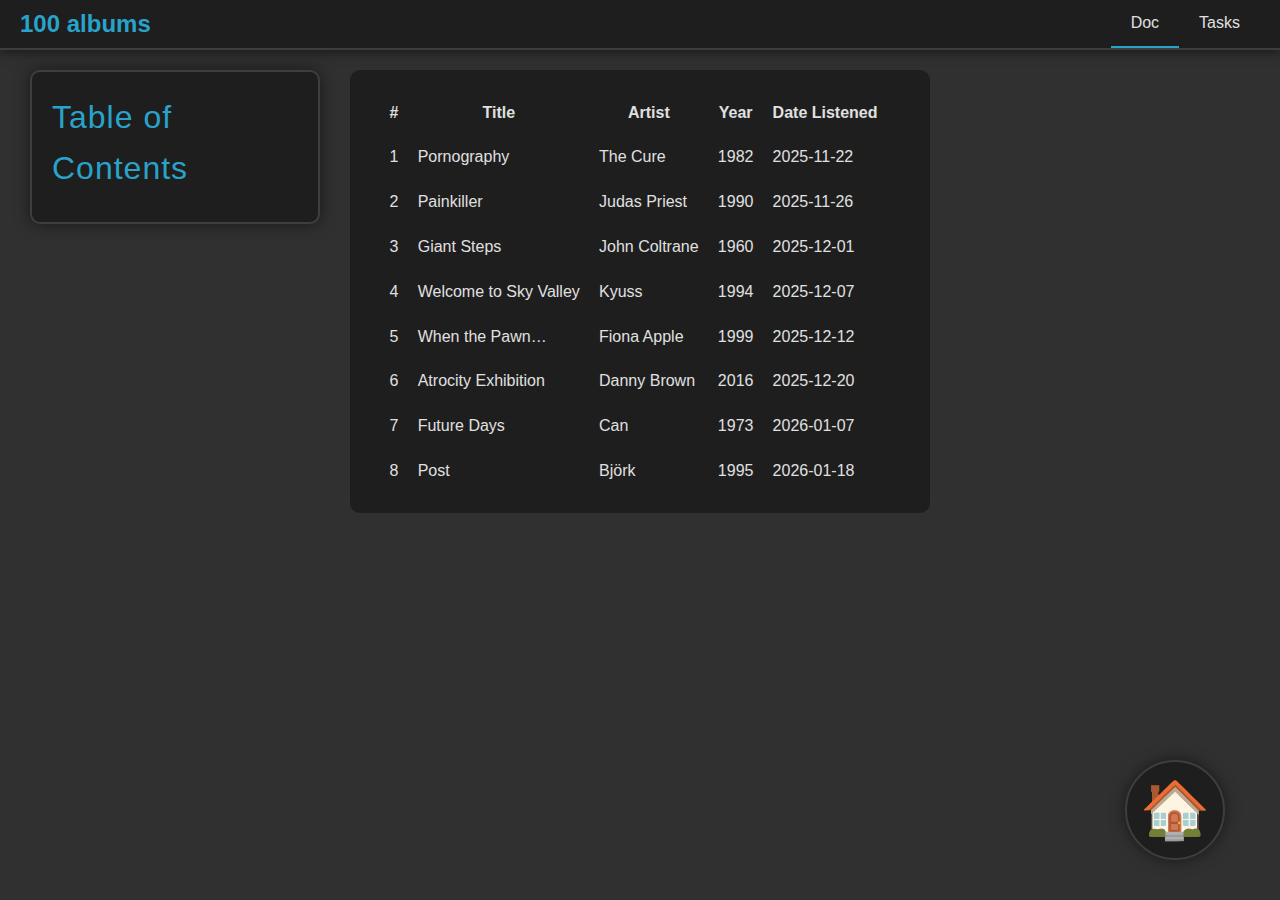
<file: pages/100_albums/doc/index.html>
<!DOCTYPE html>
<html lang="en">
<head>
        <meta charset="UTF-8">
    <!--<title> - My Webpage</title>-->
    <link rel="stylesheet" href="/styles/base.css" />

    <link rel="stylesheet" href="/styles/page.css" />

    <link rel="stylesheet" href="/styles/highlight.min.css">
    <script src="/scripts/highlight.min.js"></script>
    <script>hljs.highlightAll();</script>
</head>
<body>
    <nav class="top-nav">
        <div class="nav-item title">100 albums</div>
        <div class="nav-item tabs">
            <a id="tab-doc" class="tab active" href="/pages\100_albums\doc">Doc</a>
            <a id="tab-tasks" class="tab " href="/pages\100_albums\tasks">Tasks</a>
        </div>
    </nav>

    <div class="view">
    <div id="doc-view">
        <div class="table-of-contents">
            <h1>Table of Contents</h1>
        </div>

        <div class="content">
            <table><tr><th>#</th><th>Title</th><th>Artist</th><th>Year</th><th>Date Listened</th></tr><tr><td>1</td><td>Pornography</td><td>The Cure</td><td>1982</td><td>2025-11-22</td></tr><tr><td>2</td><td>Painkiller</td><td>Judas Priest</td><td>1990</td><td>2025-11-26</td></tr><tr><td>3</td><td>Giant Steps</td><td>John Coltrane</td><td>1960</td><td>2025-12-01</td></tr><tr><td>4</td><td>Welcome to Sky Valley</td><td>Kyuss</td><td>1994</td><td>2025-12-07</td></tr><tr><td>5</td><td>When the Pawn…</td><td>Fiona Apple</td><td>1999</td><td>2025-12-12</td></tr><tr><td>6</td><td>Atrocity Exhibition</td><td>Danny Brown</td><td>2016</td><td>2025-12-20</td></tr><tr><td>7</td><td>Future Days</td><td>Can</td><td>1973</td><td>2026-01-07</td></tr><tr><td>8</td><td>Post</td><td>Björk</td><td>1995</td><td>2026-01-18</td></tr></table>
        </div>
    </div>
    </div>

    <div id="home-button" class="ui-button">
        🏠
        <a href="/"></a>
    </div>
</body>
</html>
</file>
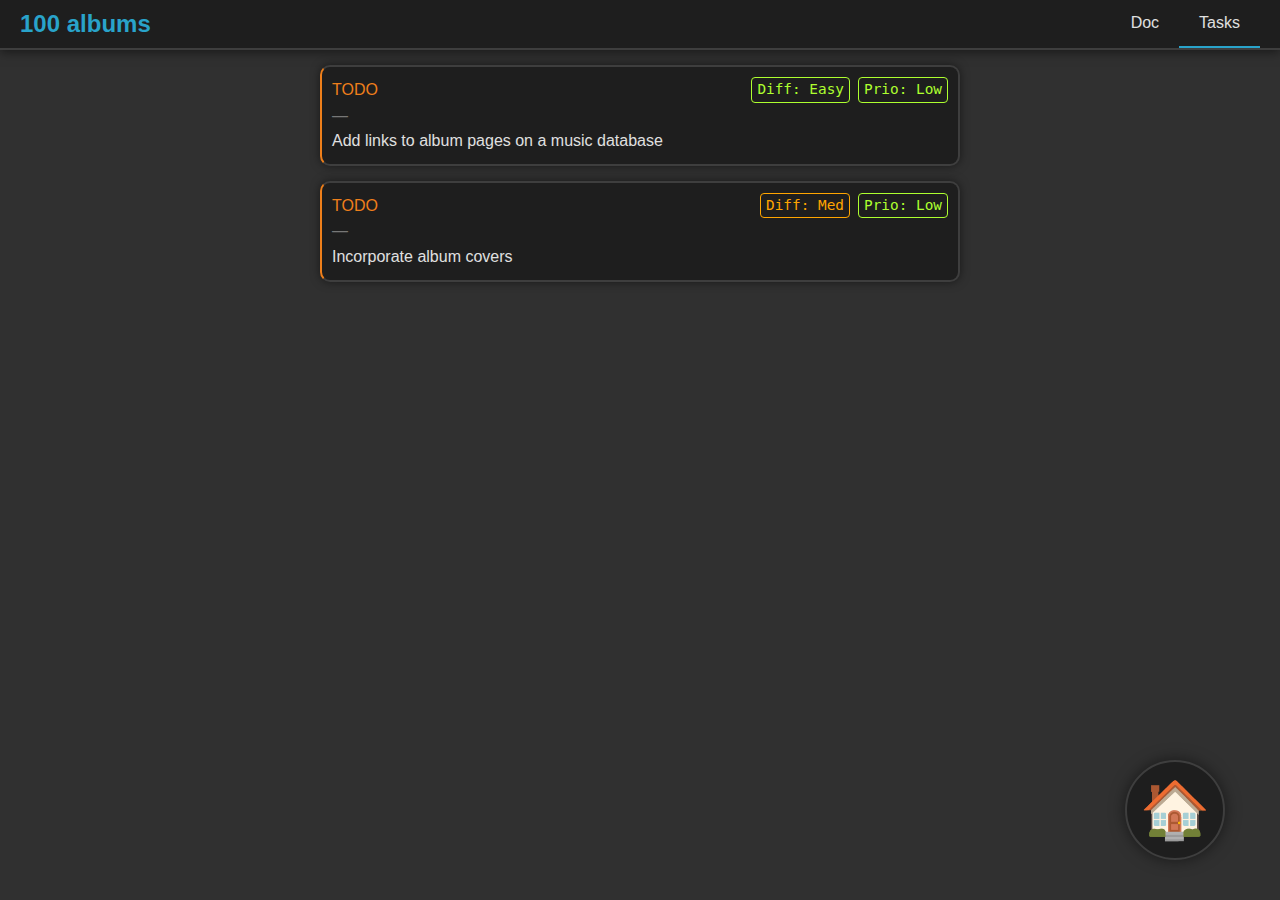
<file: pages/100_albums/tasks/index.html>
<!DOCTYPE html>
<html lang="en">
<head>
        <meta charset="UTF-8">
    <!--<title> - My Webpage</title>-->
    <link rel="stylesheet" href="/styles/base.css" />

    <link rel="stylesheet" href="/styles/page.css" />

    <link rel="stylesheet" href="/styles/highlight.min.css">
    <script src="/scripts/highlight.min.js"></script>
    <script>hljs.highlightAll();</script>
</head>
<body>
    <nav class="top-nav">
        <div class="nav-item title">100 albums</div>
        <div class="nav-item tabs">
            <a id="tab-doc" class="tab " href="/pages\100_albums\doc">Doc</a>
            <a id="tab-tasks" class="tab active" href="/pages\100_albums\tasks">Tasks</a>
        </div>
    </nav>

    <div class="view">
    <div id="task-view">
        <div class="task todo">
            <div class="task-header">
                <div class="task-state">TODO</div>
                <div class="task-tags">
                    <span class="task-tag easy">Diff: Easy</span>
                    <span class="task-tag low">Prio: Low</span>
                </div>
            </div>
            <div class="task-section">—</div>
            <div class="task-desc">Add links to album pages on a music database</div>
        </div>
        <div class="task todo">
            <div class="task-header">
                <div class="task-state">TODO</div>
                <div class="task-tags">
                    <span class="task-tag med">Diff: Med</span>
                    <span class="task-tag low">Prio: Low</span>
                </div>
            </div>
            <div class="task-section">—</div>
            <div class="task-desc">Incorporate album covers</div>
        </div>
    </div>
    </div>

    <div id="home-button" class="ui-button">
        🏠
        <a href="/"></a>
    </div>
</body>
</html>
</file>
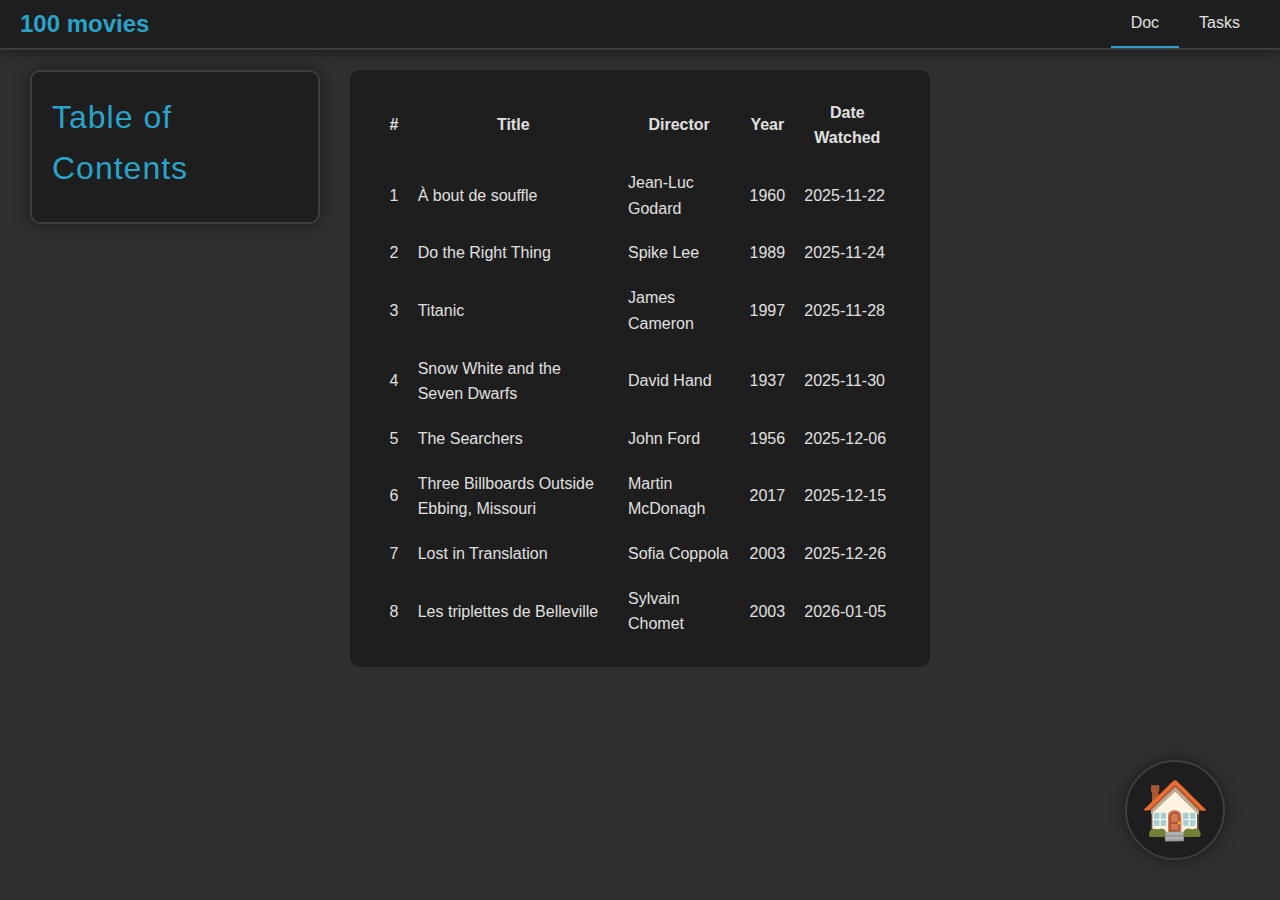
<file: pages/100_movies/doc/index.html>
<!DOCTYPE html>
<html lang="en">
<head>
        <meta charset="UTF-8">
    <!--<title> - My Webpage</title>-->
    <link rel="stylesheet" href="/styles/base.css" />

    <link rel="stylesheet" href="/styles/page.css" />

    <link rel="stylesheet" href="/styles/highlight.min.css">
    <script src="/scripts/highlight.min.js"></script>
    <script>hljs.highlightAll();</script>
</head>
<body>
    <nav class="top-nav">
        <div class="nav-item title">100 movies</div>
        <div class="nav-item tabs">
            <a id="tab-doc" class="tab active" href="/pages\100_movies\doc">Doc</a>
            <a id="tab-tasks" class="tab " href="/pages\100_movies\tasks">Tasks</a>
        </div>
    </nav>

    <div class="view">
    <div id="doc-view">
        <div class="table-of-contents">
            <h1>Table of Contents</h1>
        </div>

        <div class="content">
            <table><tr><th>#</th><th>Title</th><th>Director</th><th>Year</th><th>Date Watched</th></tr><tr><td>1</td><td>À bout de souffle</td><td>Jean-Luc Godard</td><td>1960</td><td>2025-11-22</td></tr><tr><td>2</td><td>Do the Right Thing</td><td>Spike Lee</td><td>1989</td><td>2025-11-24</td></tr><tr><td>3</td><td>Titanic</td><td>James Cameron</td><td>1997</td><td>2025-11-28</td></tr><tr><td>4</td><td>Snow White and the Seven Dwarfs</td><td>David Hand</td><td>1937</td><td>2025-11-30</td></tr><tr><td>5</td><td>The Searchers</td><td>John Ford</td><td>1956</td><td>2025-12-06</td></tr><tr><td>6</td><td>Three Billboards Outside Ebbing, Missouri</td><td>Martin McDonagh</td><td>2017</td><td>2025-12-15</td></tr><tr><td>7</td><td>Lost in Translation</td><td>Sofia Coppola</td><td>2003</td><td>2025-12-26</td></tr><tr><td>8</td><td>Les triplettes de Belleville</td><td>Sylvain Chomet</td><td>2003</td><td>2026-01-05</td></tr></table>
        </div>
    </div>
    </div>

    <div id="home-button" class="ui-button">
        🏠
        <a href="/"></a>
    </div>
</body>
</html>
</file>
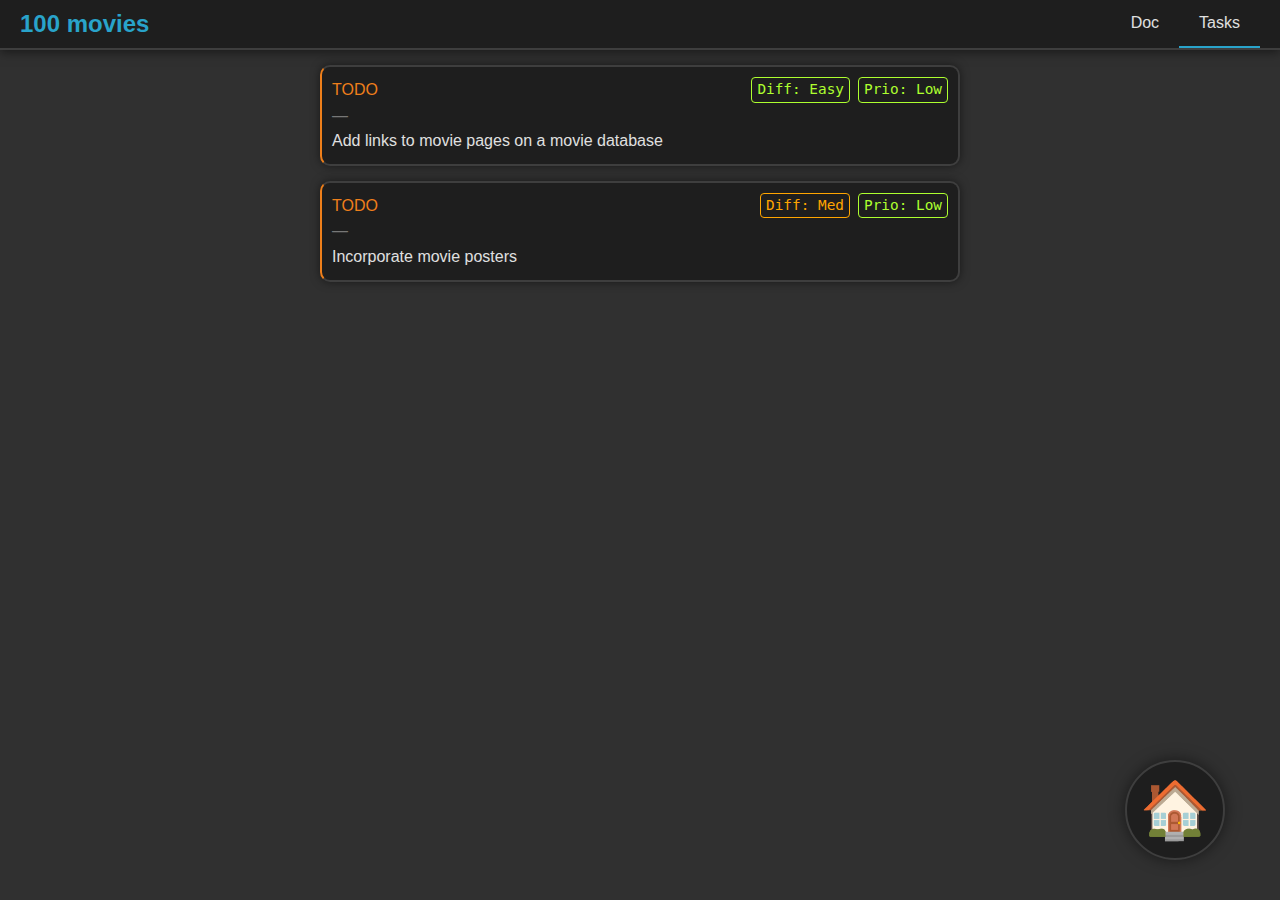
<file: pages/100_movies/tasks/index.html>
<!DOCTYPE html>
<html lang="en">
<head>
        <meta charset="UTF-8">
    <!--<title> - My Webpage</title>-->
    <link rel="stylesheet" href="/styles/base.css" />

    <link rel="stylesheet" href="/styles/page.css" />

    <link rel="stylesheet" href="/styles/highlight.min.css">
    <script src="/scripts/highlight.min.js"></script>
    <script>hljs.highlightAll();</script>
</head>
<body>
    <nav class="top-nav">
        <div class="nav-item title">100 movies</div>
        <div class="nav-item tabs">
            <a id="tab-doc" class="tab " href="/pages\100_movies\doc">Doc</a>
            <a id="tab-tasks" class="tab active" href="/pages\100_movies\tasks">Tasks</a>
        </div>
    </nav>

    <div class="view">
    <div id="task-view">
        <div class="task todo">
            <div class="task-header">
                <div class="task-state">TODO</div>
                <div class="task-tags">
                    <span class="task-tag easy">Diff: Easy</span>
                    <span class="task-tag low">Prio: Low</span>
                </div>
            </div>
            <div class="task-section">—</div>
            <div class="task-desc">Add links to movie pages on a movie database</div>
        </div>
        <div class="task todo">
            <div class="task-header">
                <div class="task-state">TODO</div>
                <div class="task-tags">
                    <span class="task-tag med">Diff: Med</span>
                    <span class="task-tag low">Prio: Low</span>
                </div>
            </div>
            <div class="task-section">—</div>
            <div class="task-desc">Incorporate movie posters</div>
        </div>
    </div>
    </div>

    <div id="home-button" class="ui-button">
        🏠
        <a href="/"></a>
    </div>
</body>
</html>
</file>
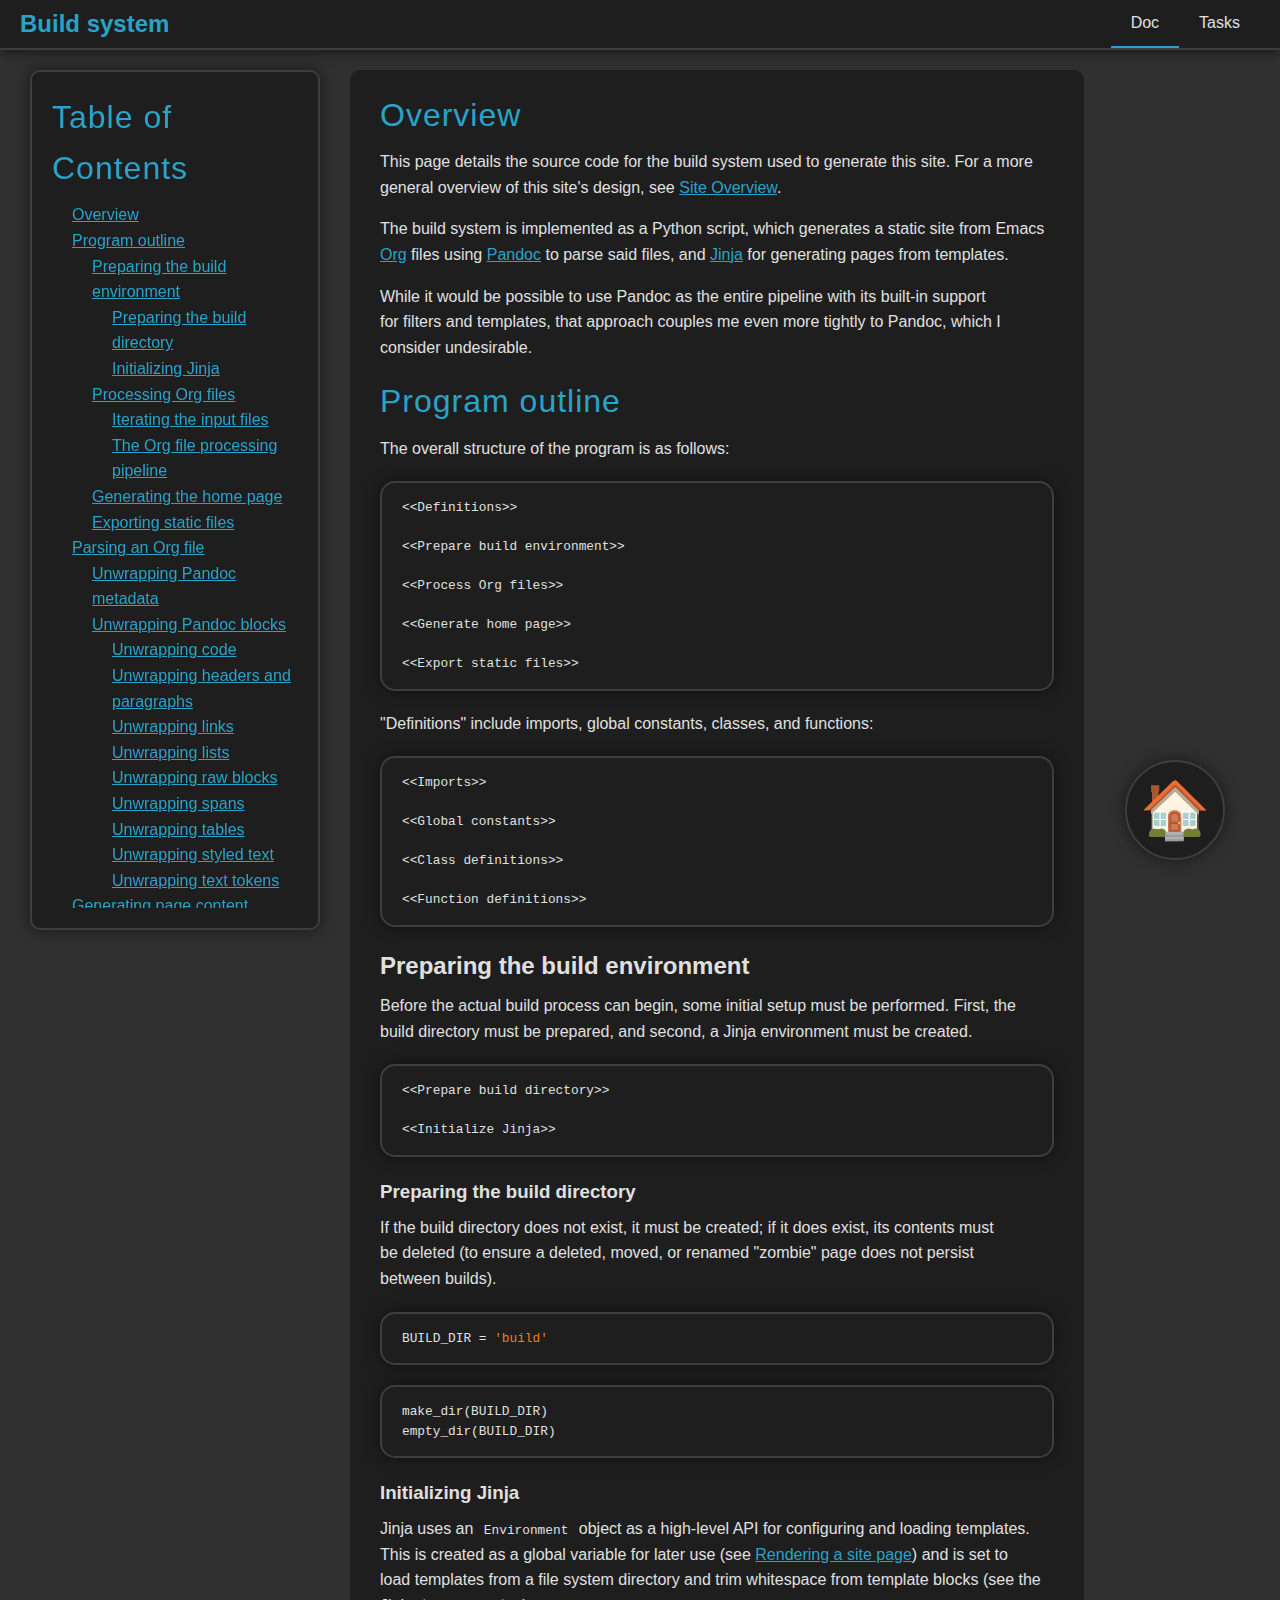
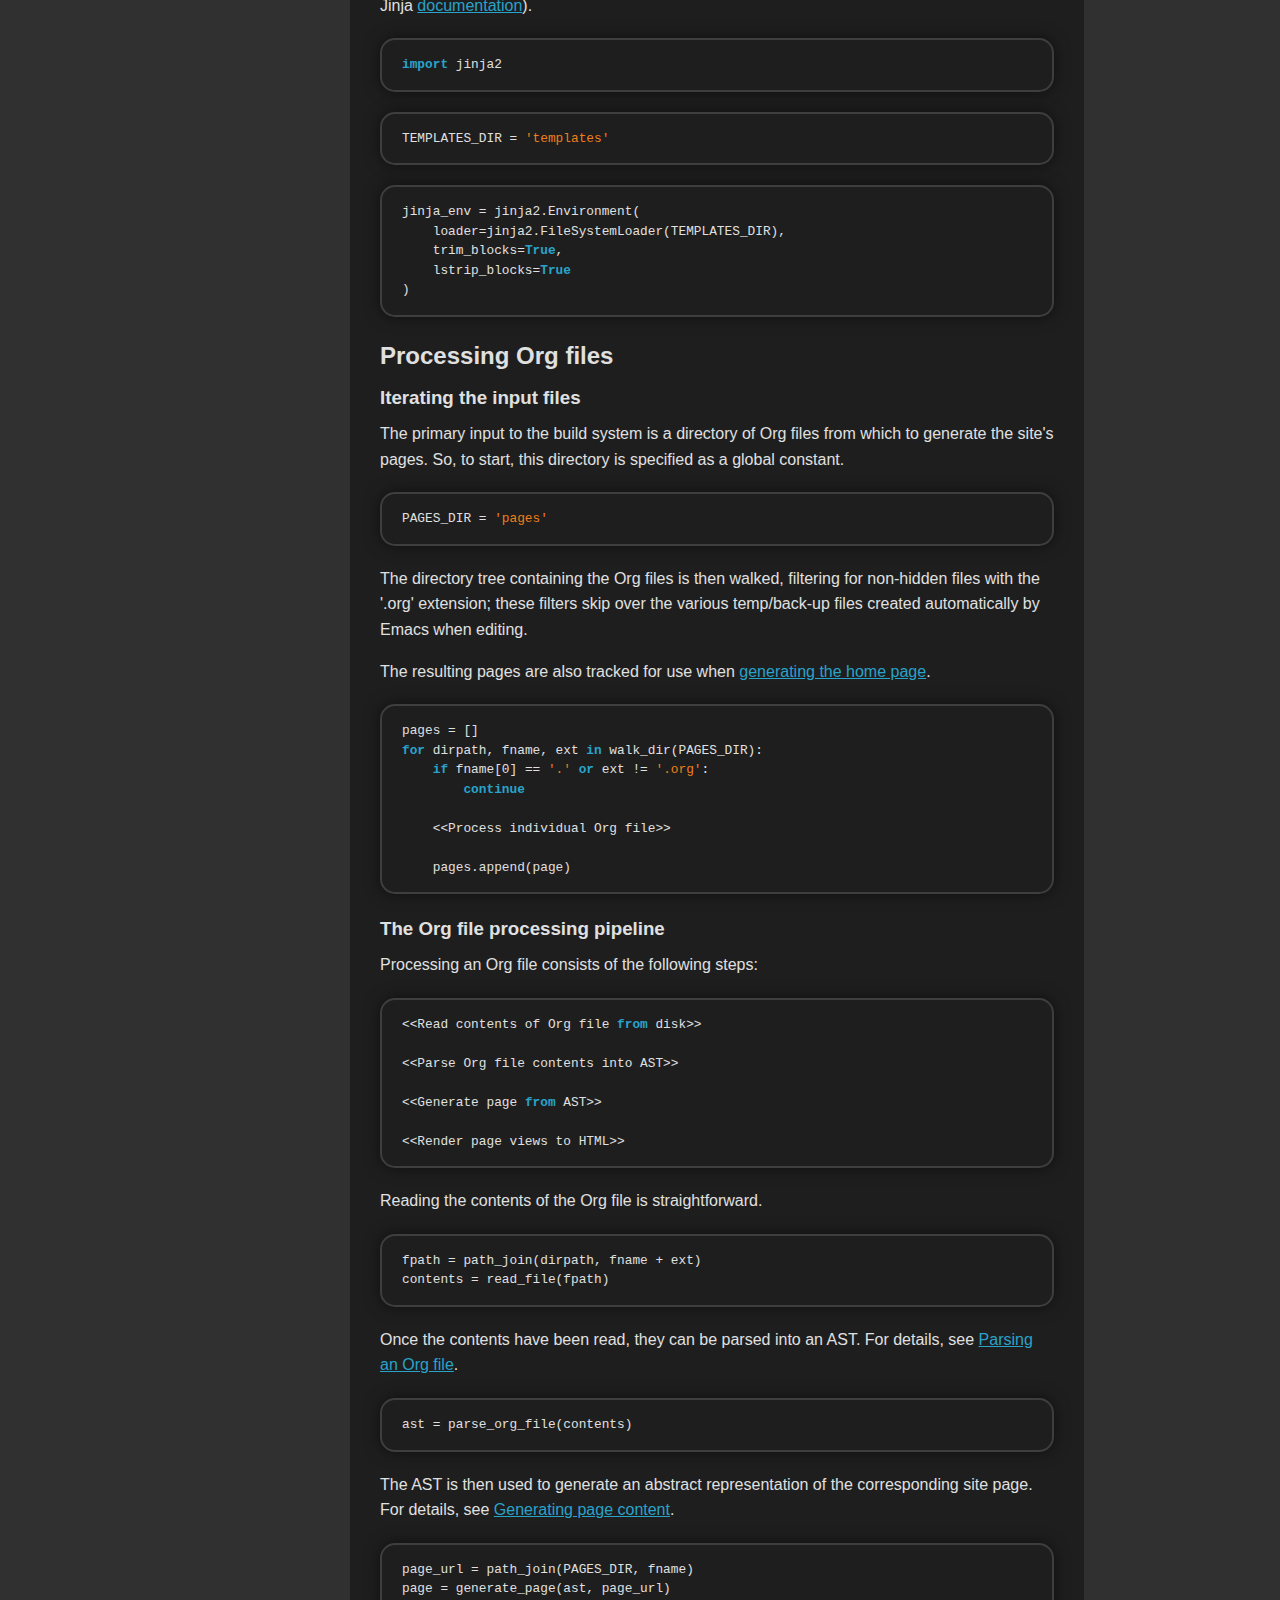
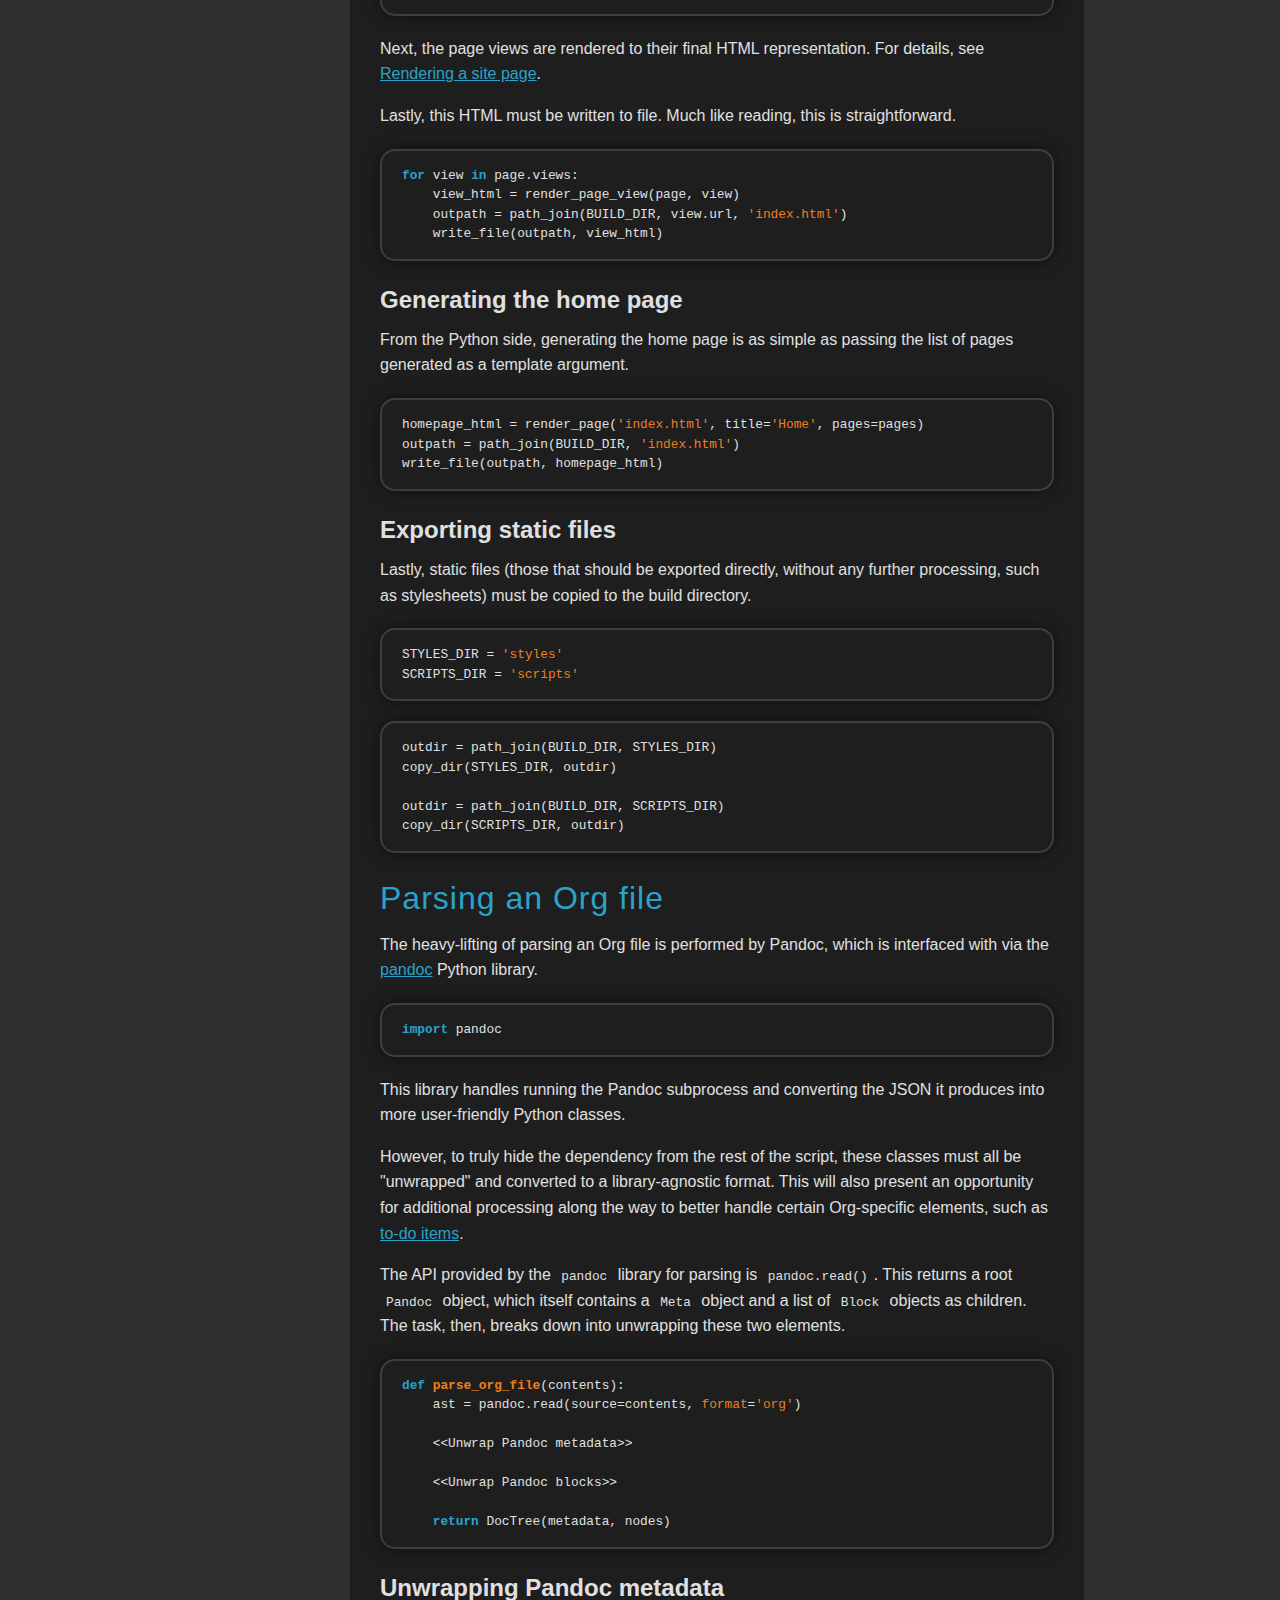
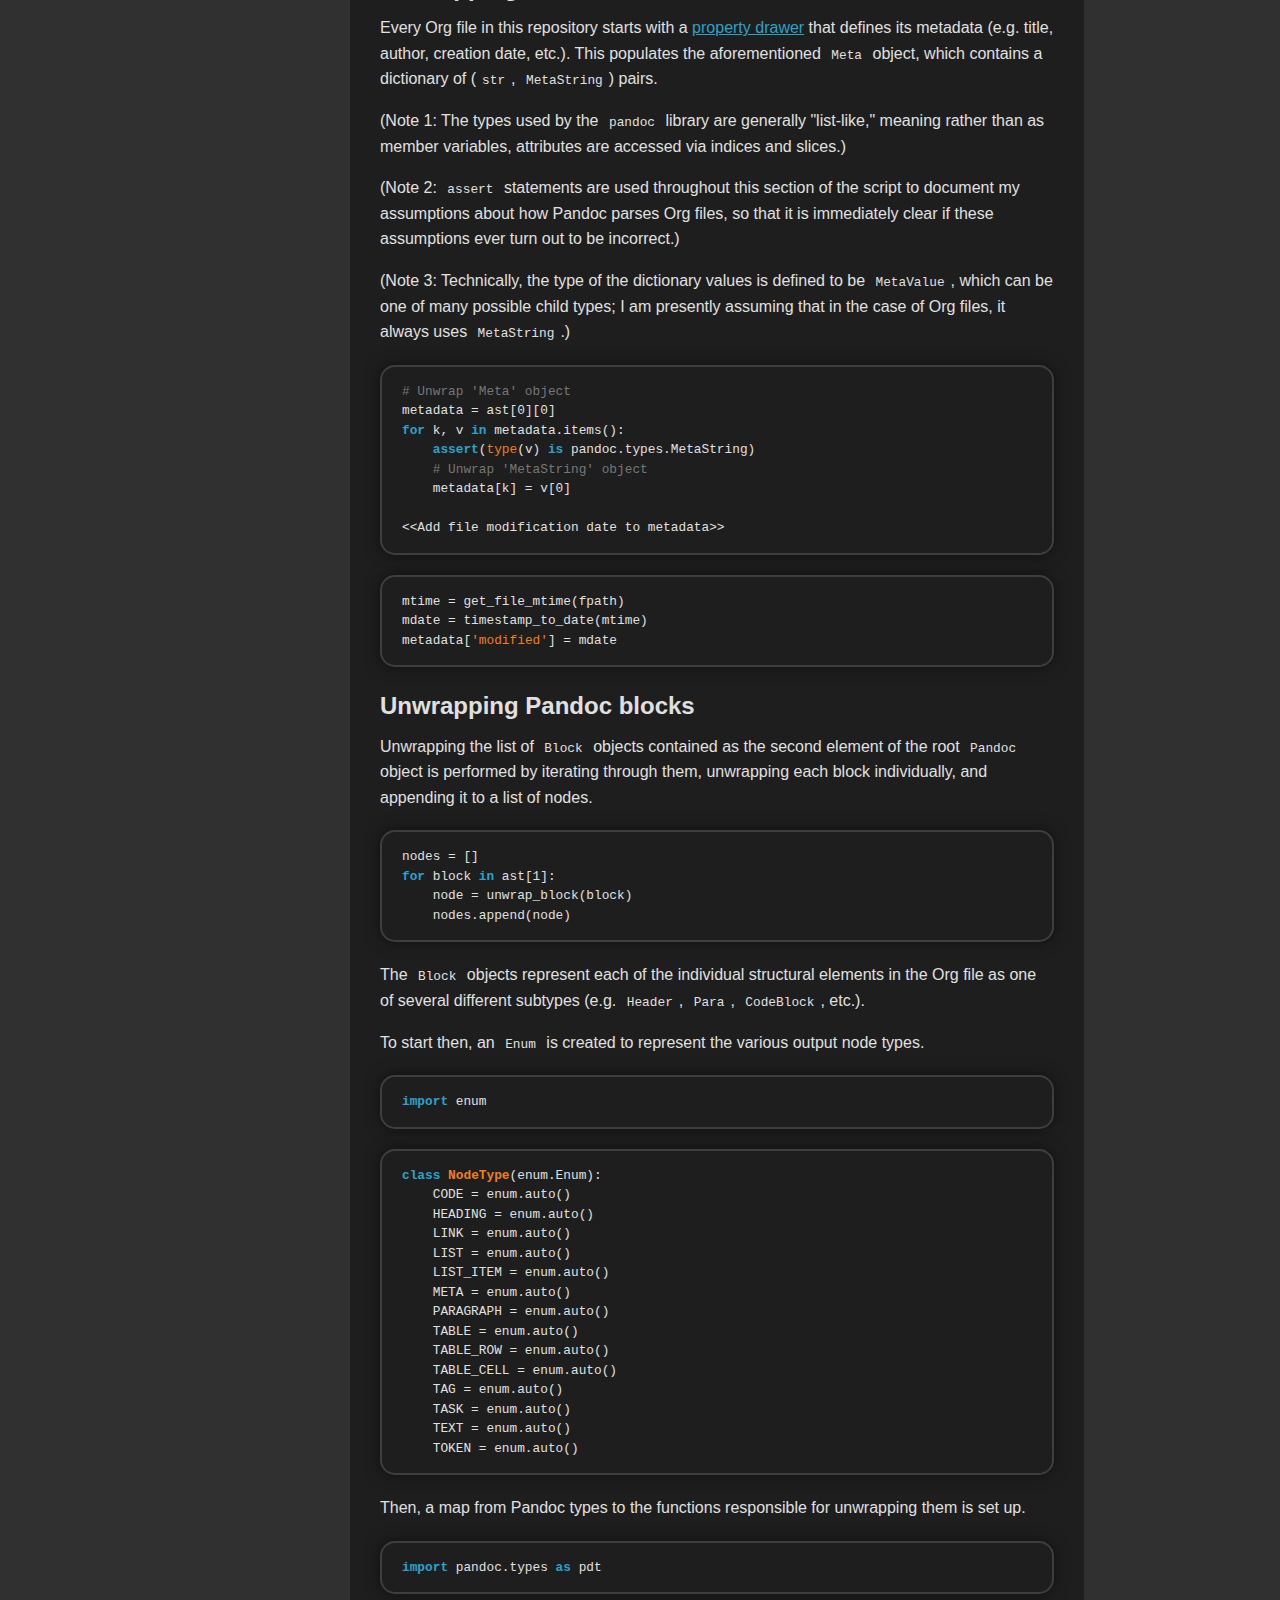
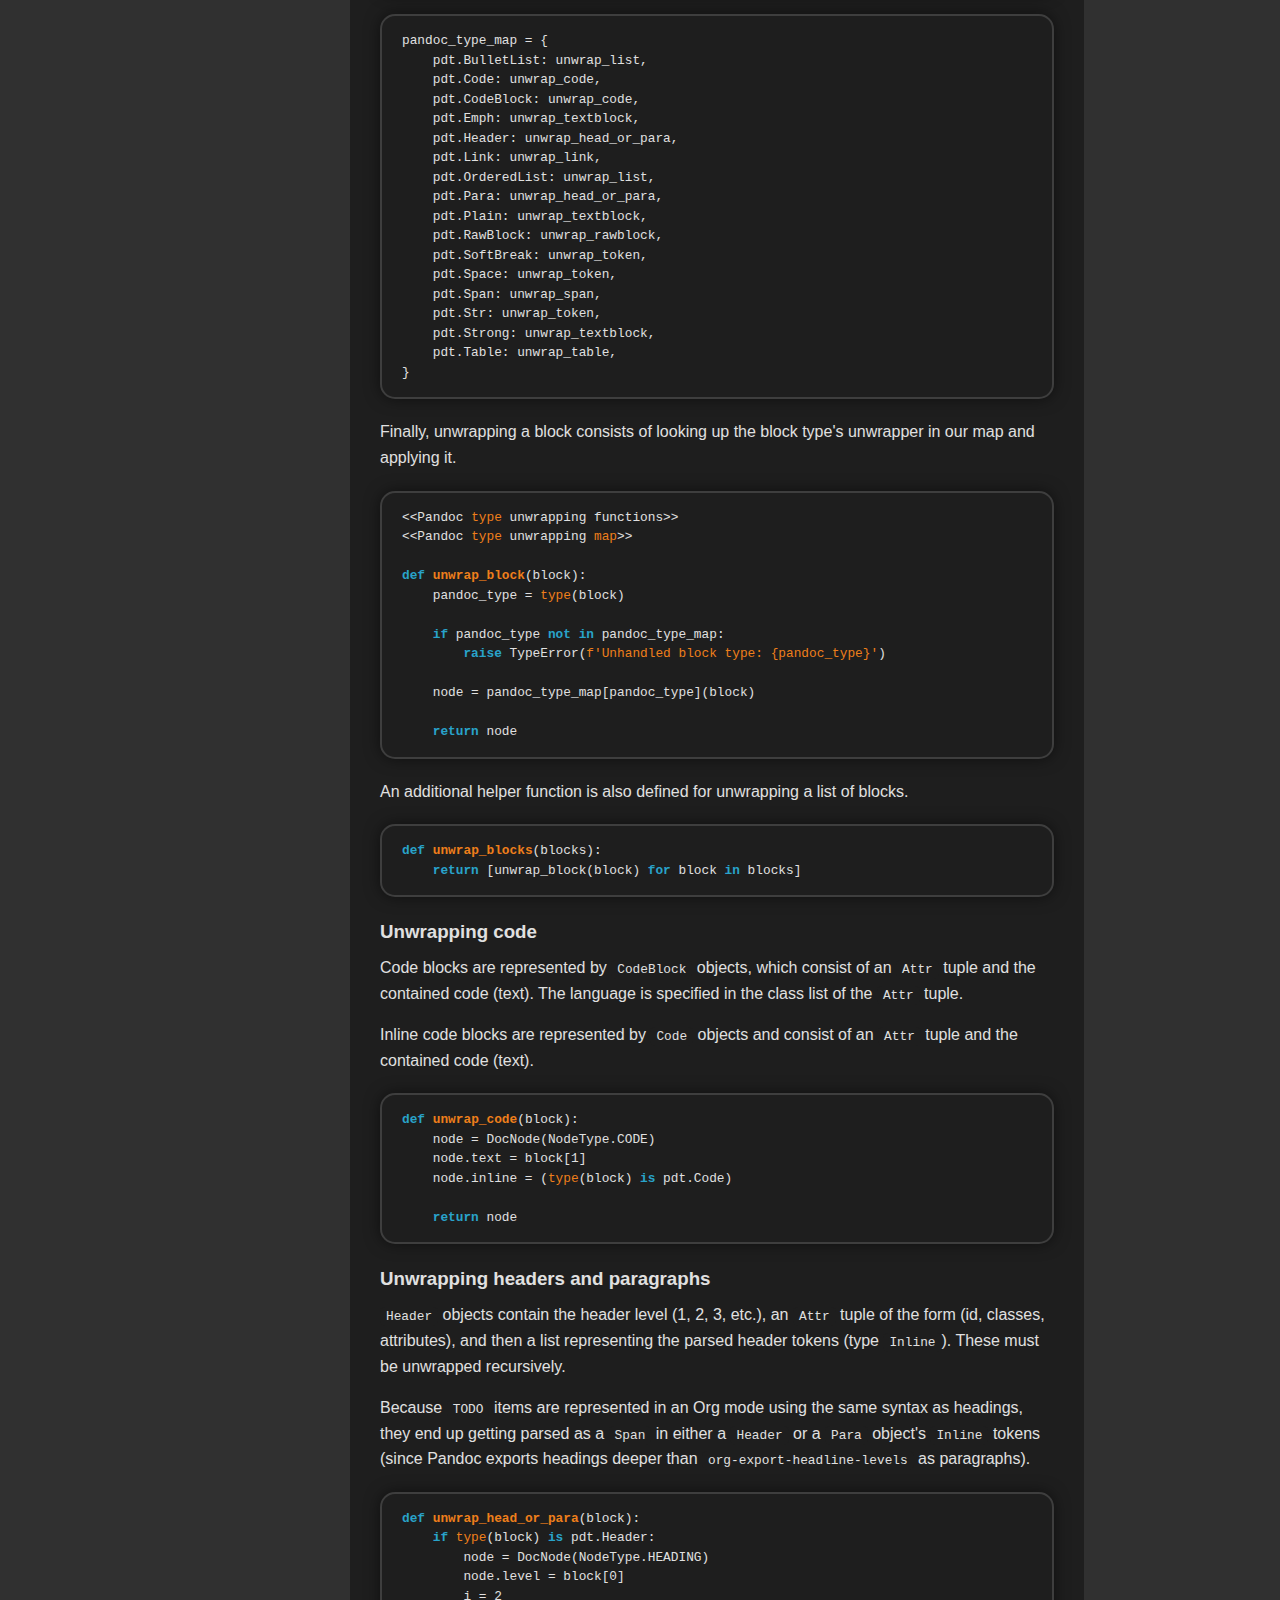
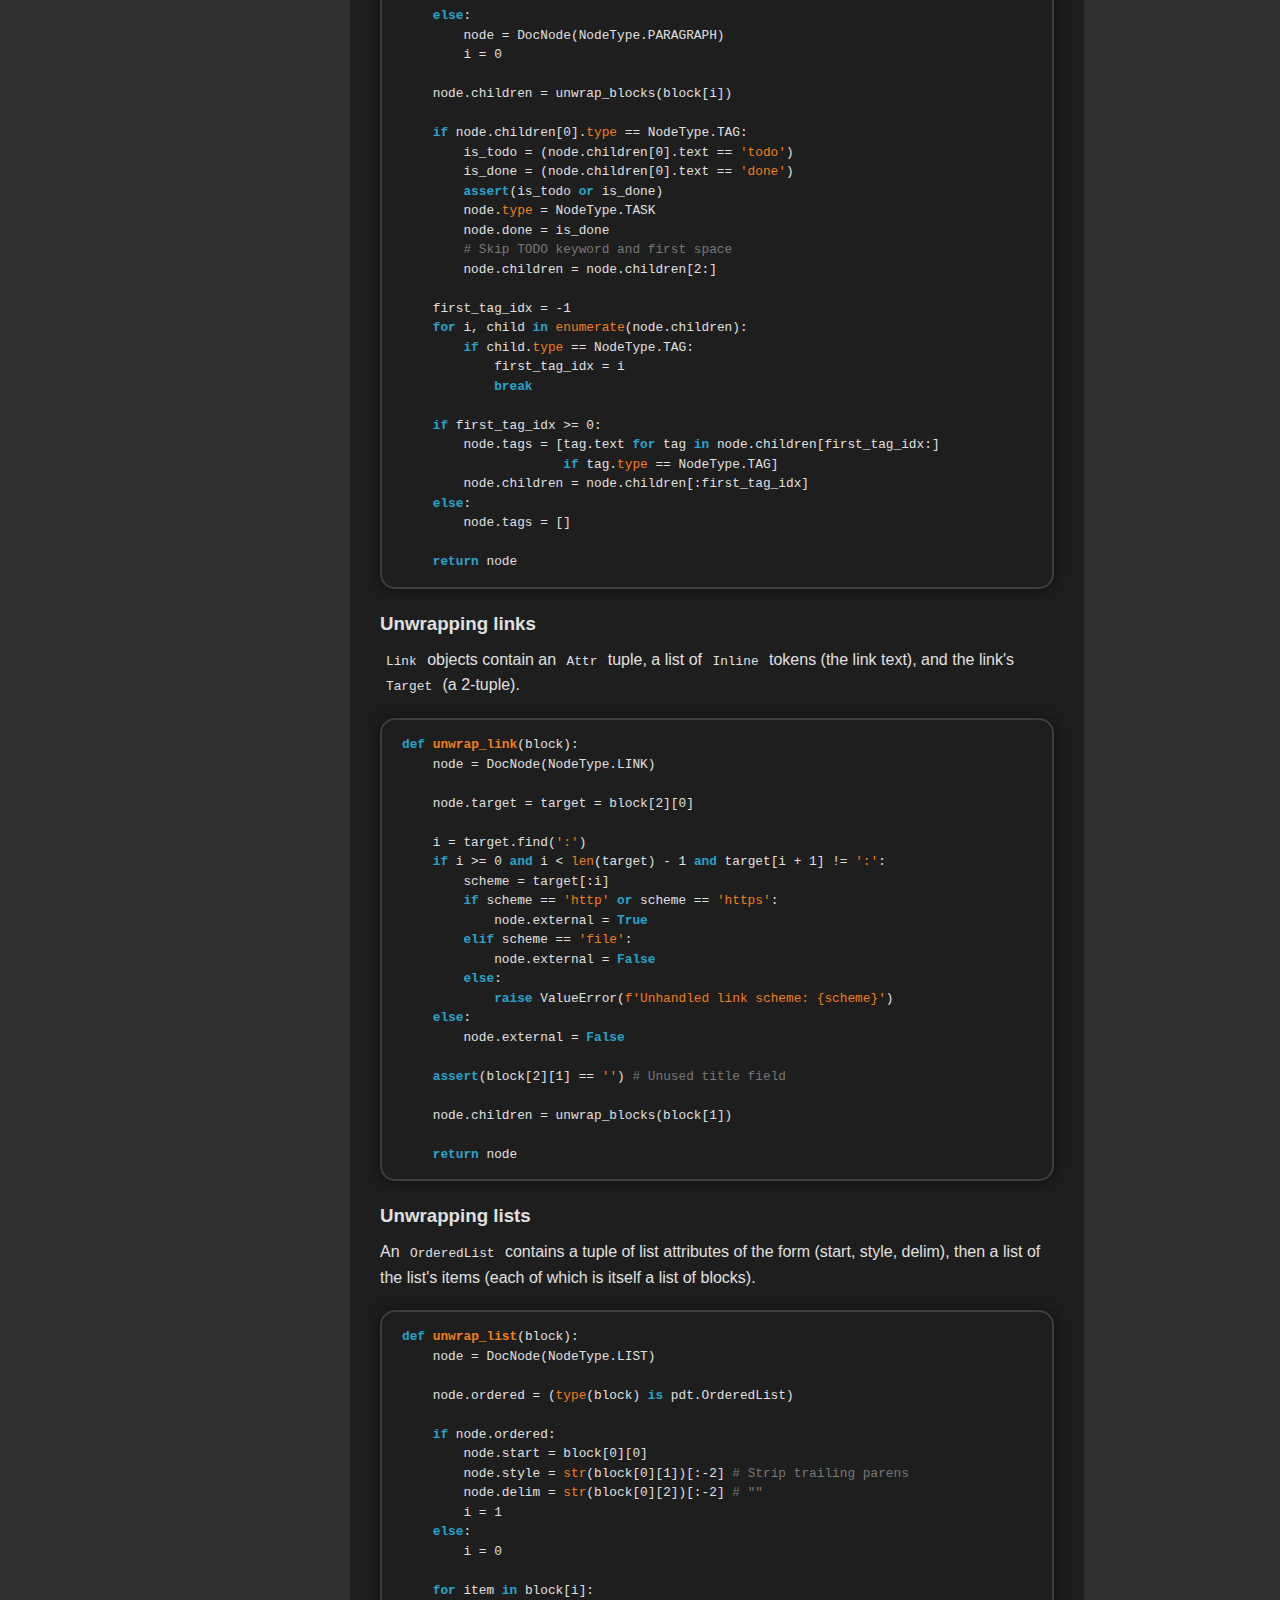
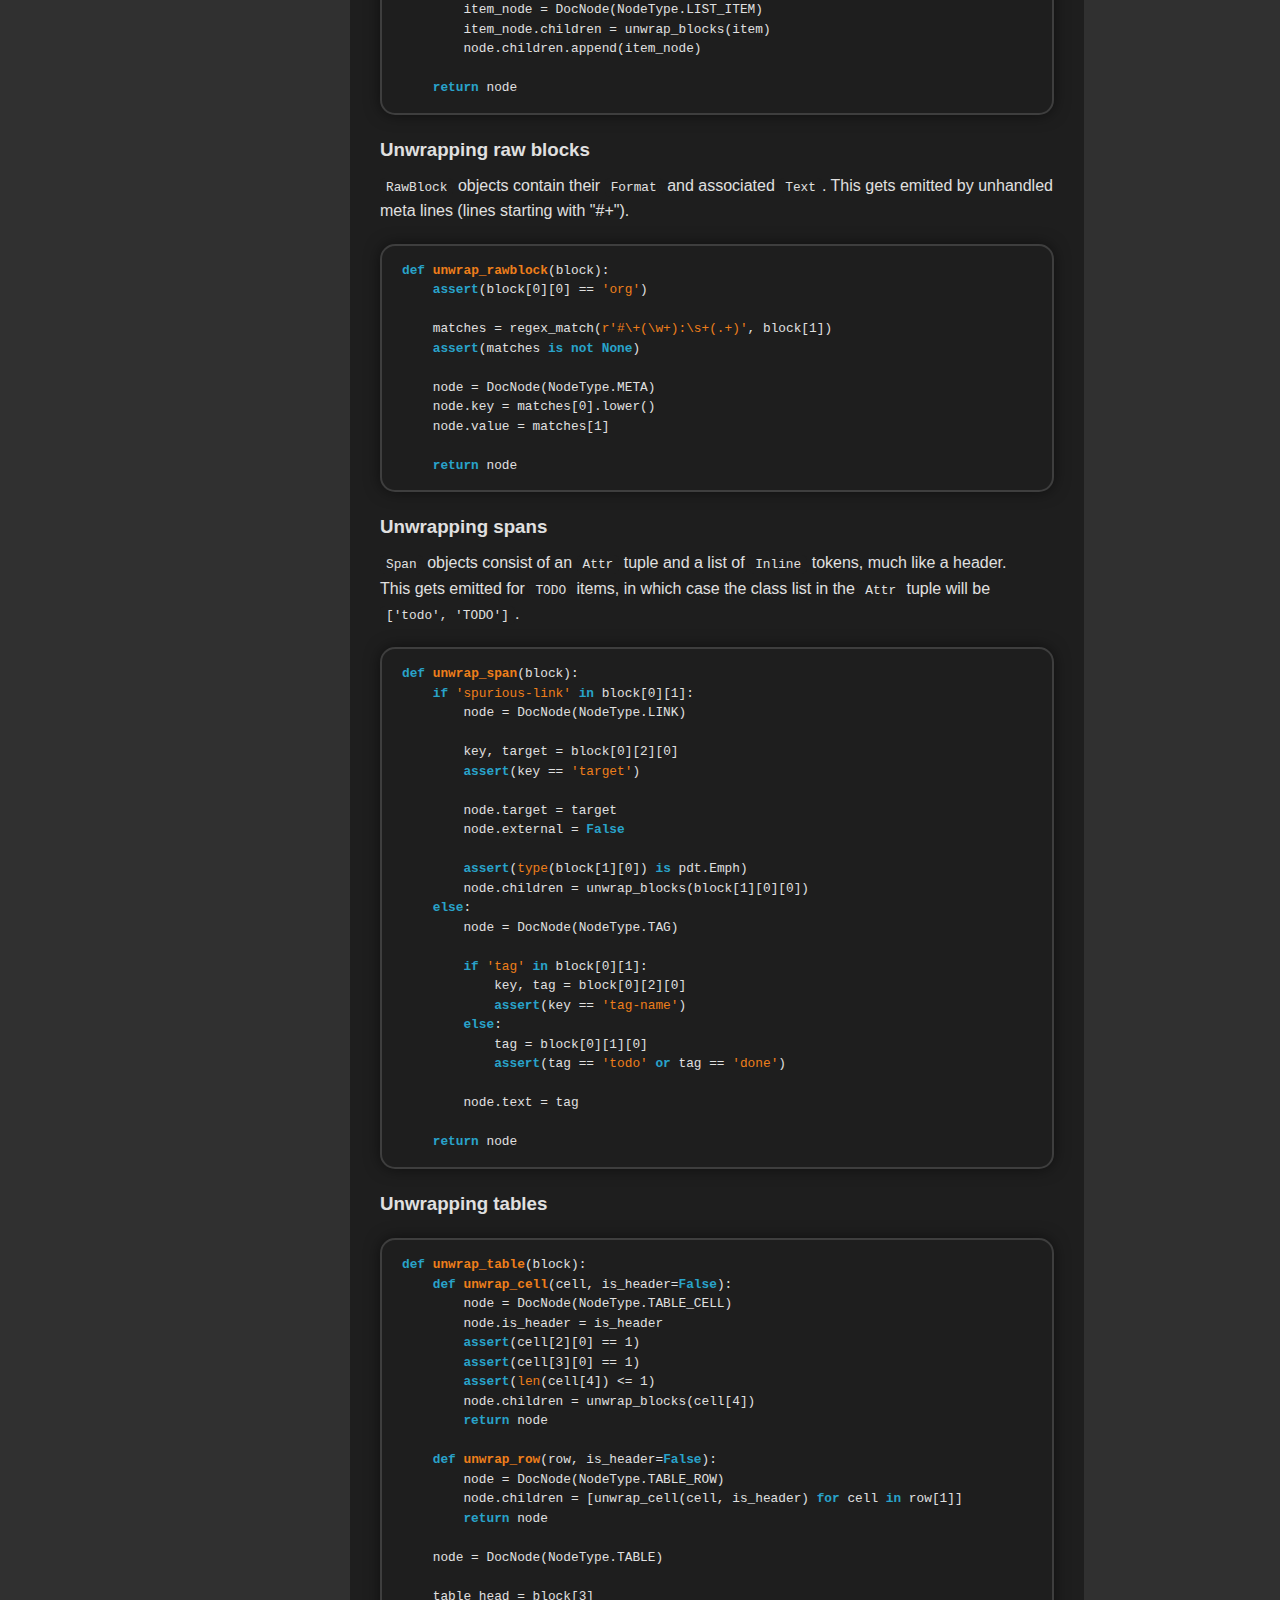
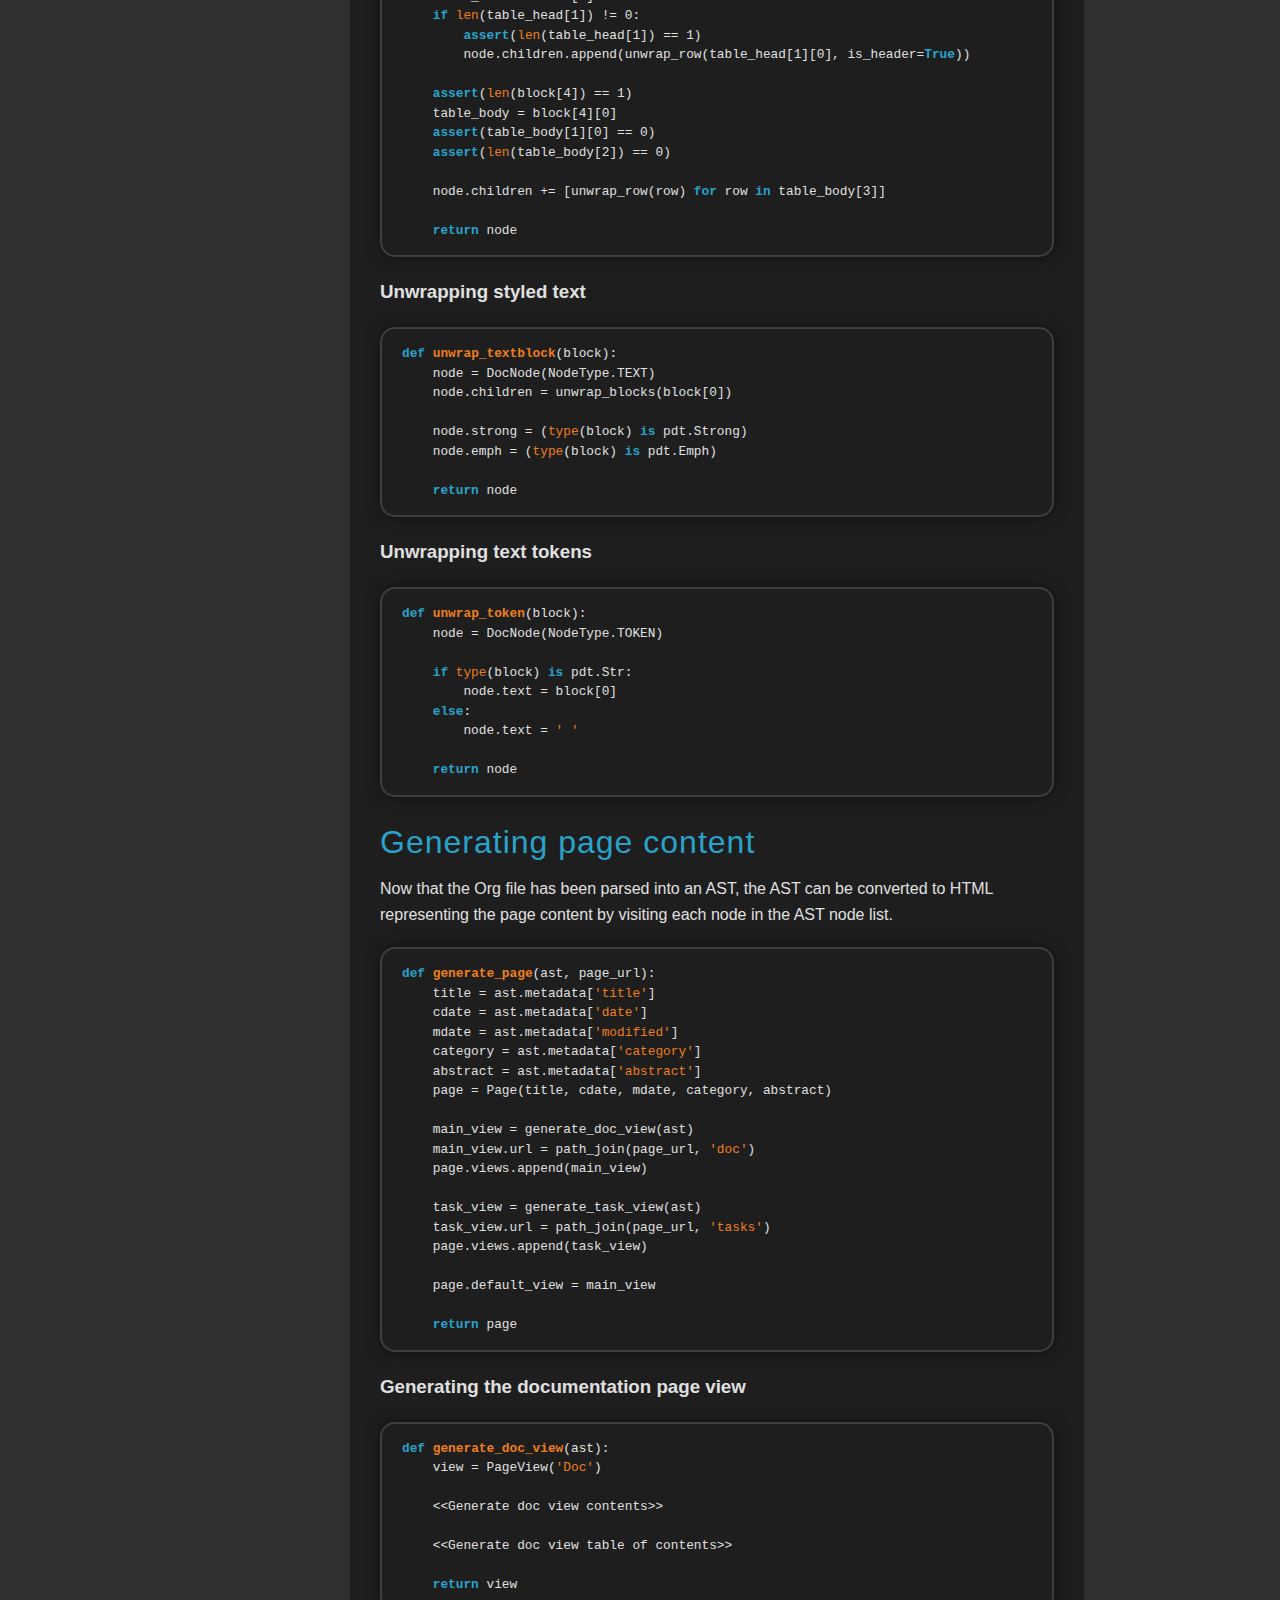
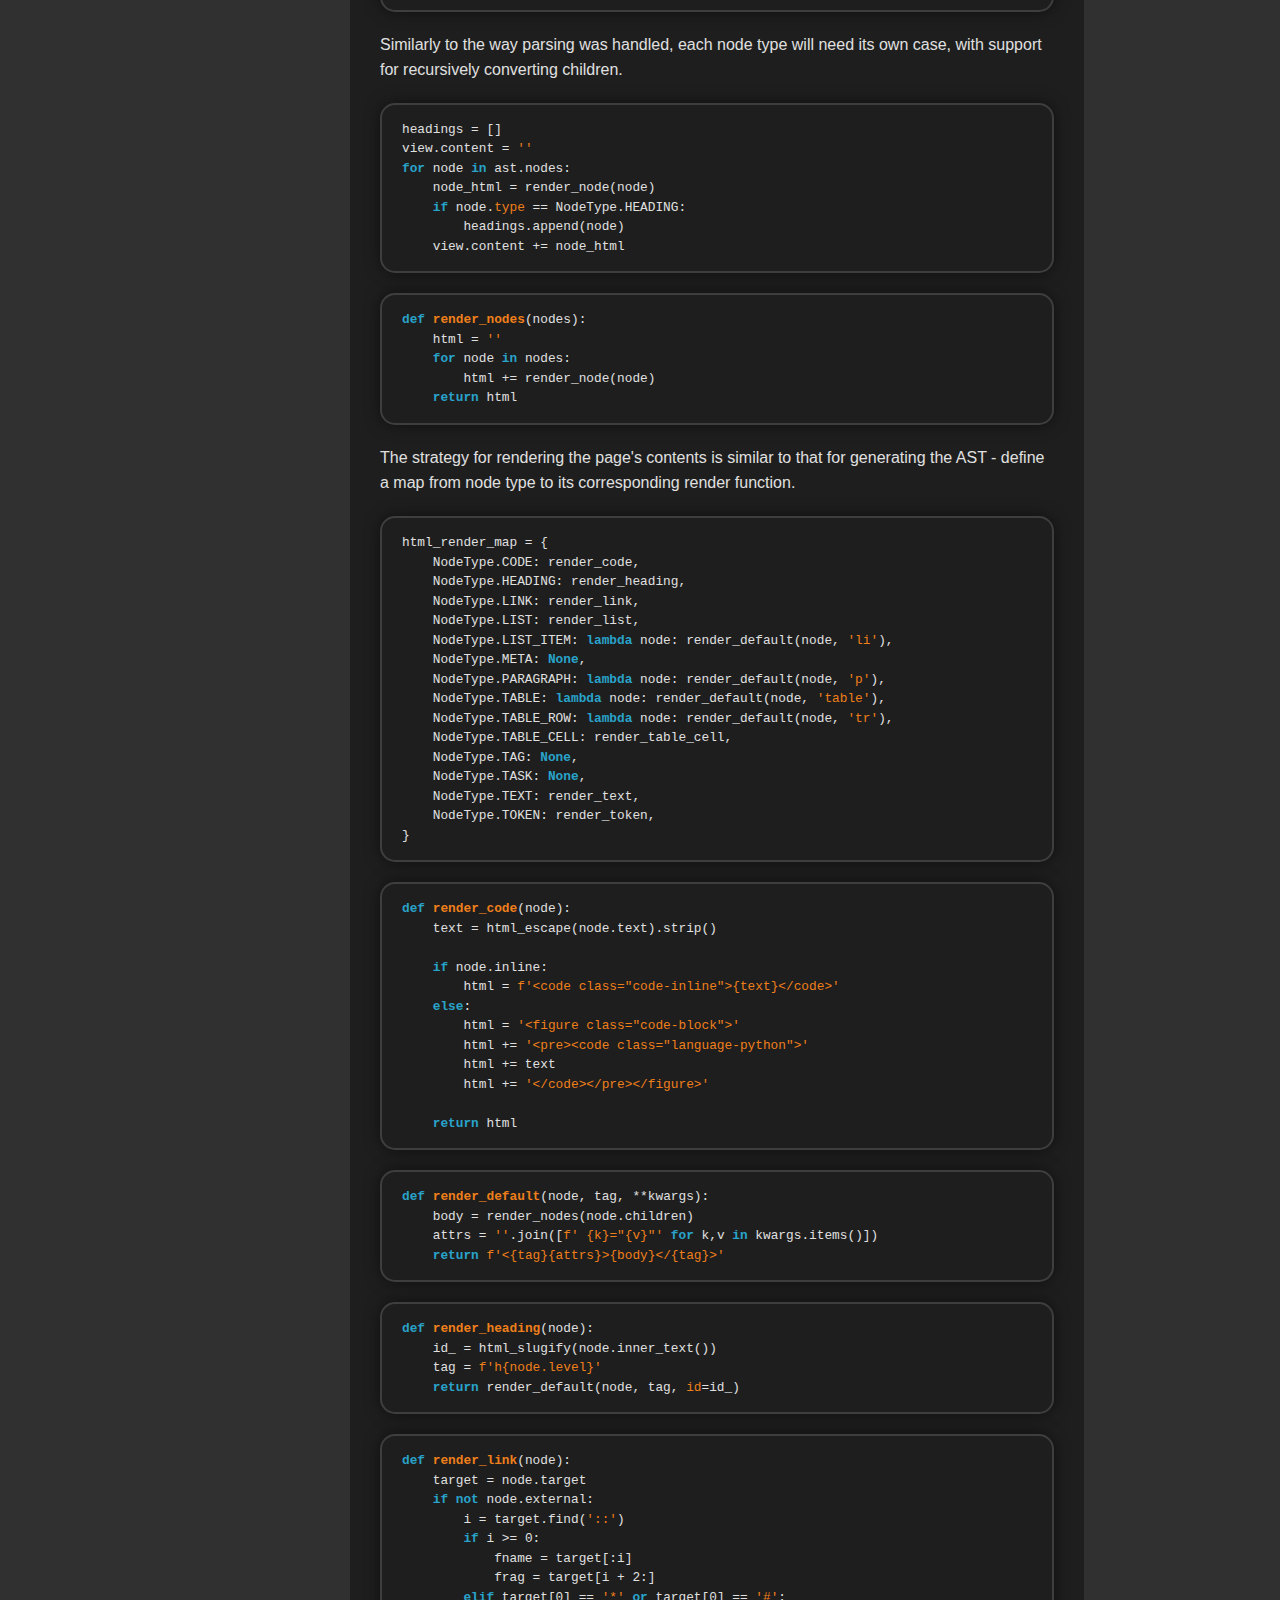
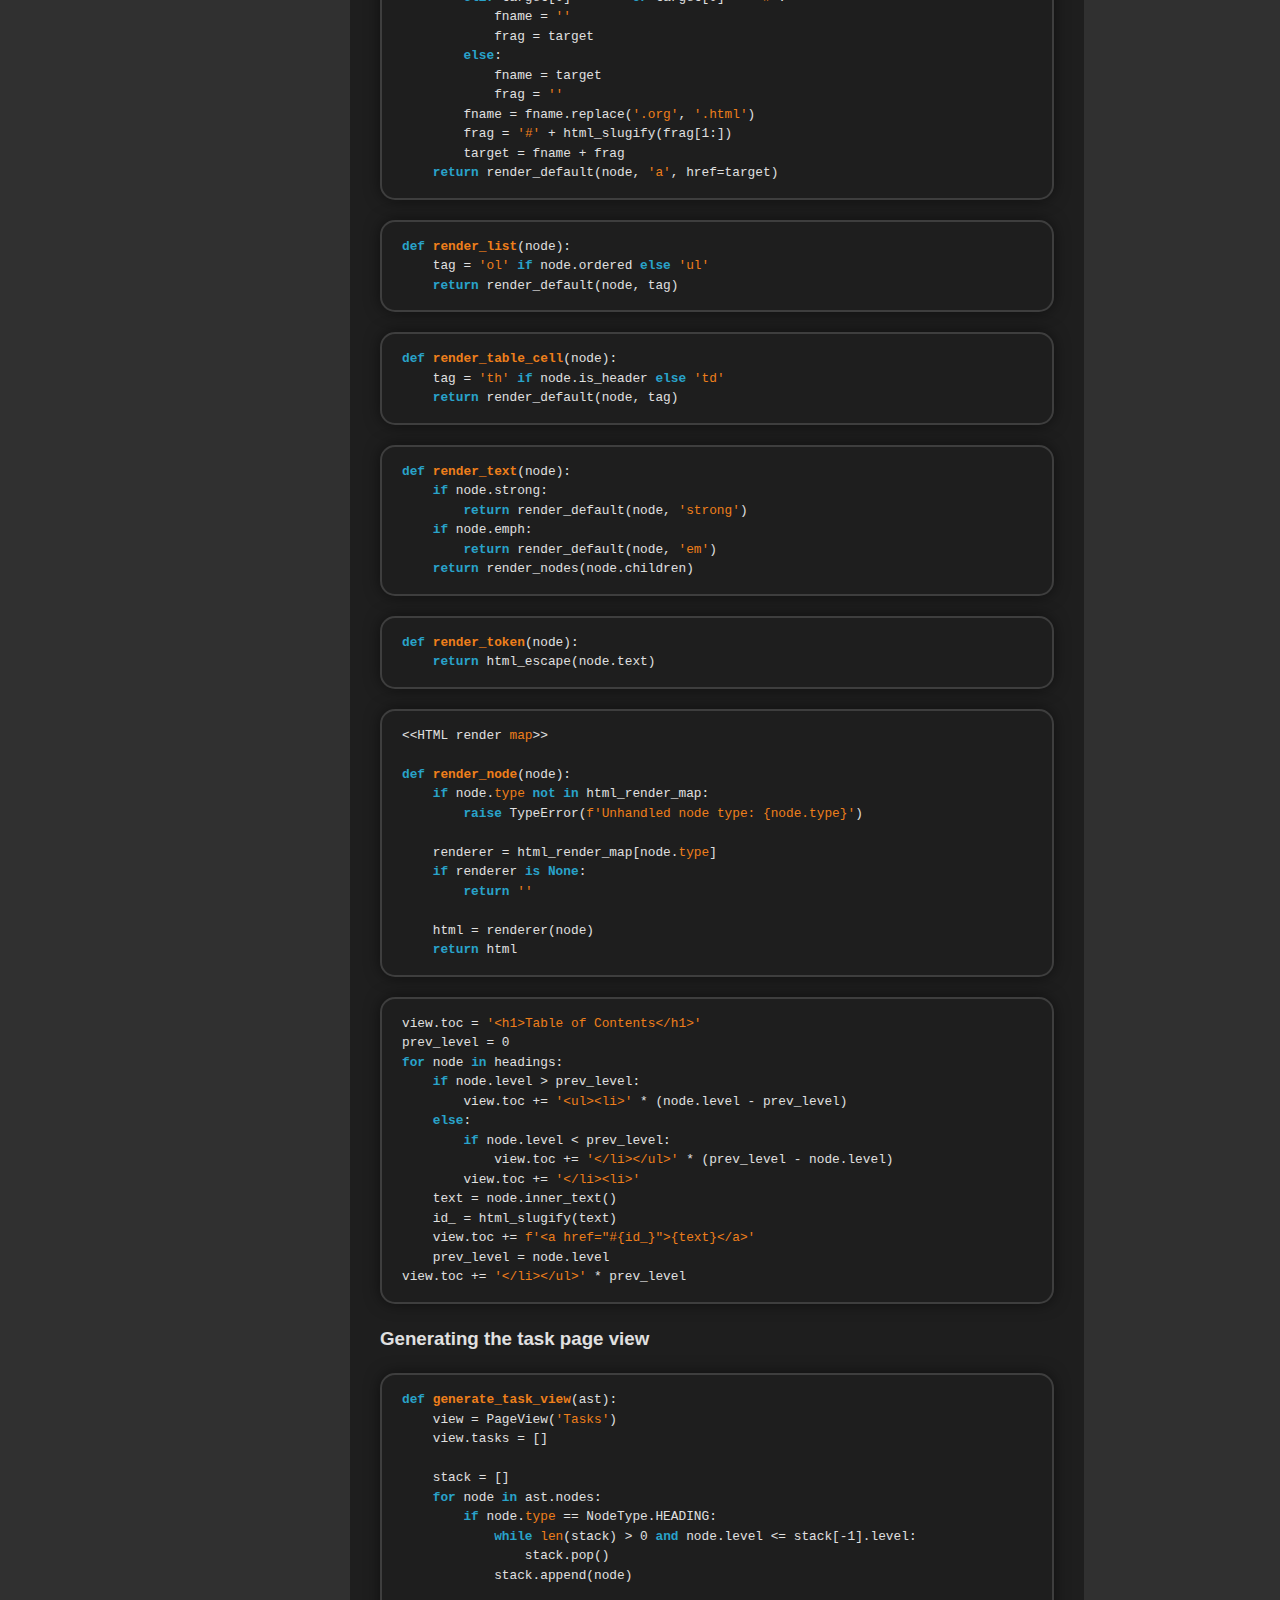
<file: pages/build_system/doc/index.html>
<!DOCTYPE html>
<html lang="en">
<head>
        <meta charset="UTF-8">
    <!--<title> - My Webpage</title>-->
    <link rel="stylesheet" href="/styles/base.css" />

    <link rel="stylesheet" href="/styles/page.css" />

    <link rel="stylesheet" href="/styles/highlight.min.css">
    <script src="/scripts/highlight.min.js"></script>
    <script>hljs.highlightAll();</script>
</head>
<body>
    <nav class="top-nav">
        <div class="nav-item title">Build system</div>
        <div class="nav-item tabs">
            <a id="tab-doc" class="tab active" href="/pages\build_system\doc">Doc</a>
            <a id="tab-tasks" class="tab " href="/pages\build_system\tasks">Tasks</a>
        </div>
    </nav>

    <div class="view">
    <div id="doc-view">
        <div class="table-of-contents">
            <h1>Table of Contents</h1><ul><li><a href="#overview">Overview</a></li><li><a href="#program-outline">Program outline</a><ul><li><a href="#preparing-the-build-environment">Preparing the build environment</a><ul><li><a href="#preparing-the-build-directory">Preparing the build directory</a></li><li><a href="#initializing-jinja">Initializing Jinja</a></li></ul></li><li><a href="#processing-org-files">Processing Org files</a><ul><li><a href="#iterating-the-input-files">Iterating the input files</a></li><li><a href="#the-org-file-processing-pipeline">The Org file processing pipeline</a></li></ul></li><li><a href="#generating-the-home-page">Generating the home page</a></li><li><a href="#exporting-static-files">Exporting static files</a></li></ul></li><li><a href="#parsing-an-org-file">Parsing an Org file</a><ul><li><a href="#unwrapping-pandoc-metadata">Unwrapping Pandoc metadata</a></li><li><a href="#unwrapping-pandoc-blocks">Unwrapping Pandoc blocks</a><ul><li><a href="#unwrapping-code">Unwrapping code</a></li><li><a href="#unwrapping-headers-and-paragraphs">Unwrapping headers and paragraphs</a></li><li><a href="#unwrapping-links">Unwrapping links</a></li><li><a href="#unwrapping-lists">Unwrapping lists</a></li><li><a href="#unwrapping-raw-blocks">Unwrapping raw blocks</a></li><li><a href="#unwrapping-spans">Unwrapping spans</a></li><li><a href="#unwrapping-tables">Unwrapping tables</a></li><li><a href="#unwrapping-styled-text">Unwrapping styled text</a></li><li><a href="#unwrapping-text-tokens">Unwrapping text tokens</a></li></ul></li></ul></li><li><a href="#generating-page-content">Generating page content</a><ul><li><ul><li><a href="#generating-the-documentation-page-view">Generating the documentation page view</a></li><li><a href="#generating-the-task-page-view">Generating the task page view</a></li></ul></li></ul></li><li><a href="#rendering-a-site-page">Rendering a site page</a></li><li><a href="#class-definitions">Class definitions</a></li><li><a href="#utility-functions">Utility functions</a><ul><li><a href="#string-utilities">String utilities</a><ul><li><a href="#regex-utilities">Regex utilities</a></li><li><a href="#html-utilities">HTML utilities</a></li></ul></li><li><a href="#file-system-utilities">File system utilities</a><ul><li><a href="#paths">Paths</a></li><li><a href="#files">Files</a></li><li><a href="#directories">Directories</a></li></ul></li><li><a href="#date-time-utilities">Date/time utilities</a></li><li><a href="#debug-utilities">Debug utilities</a></li></ul></li></ul>
        </div>

        <div class="content">
            <h1 id="overview">Overview</h1><p>This page details the source code for the build system used to generate this site. For a more general overview of this site's design, see <a href="site_overview.html#">Site Overview</a>.</p><p>The build system is implemented as a Python script, which generates a static site from Emacs <a href="https://orgmode.org/">Org</a> files using <a href="https://boisgera.github.io/pandoc/">Pandoc</a> to parse said files, and <a href="https://jinja.palletsprojects.com/en/stable/">Jinja</a> for generating pages from templates.</p><p>While it would be possible to use Pandoc as the entire pipeline with its built-in support for filters and templates, that approach couples me even more tightly to Pandoc, which I consider undesirable.</p><h1 id="program-outline">Program outline</h1><p>The overall structure of the program is as follows:</p><figure class="code-block"><pre><code class="language-python">&lt;&lt;Definitions&gt;&gt;

&lt;&lt;Prepare build environment&gt;&gt;

&lt;&lt;Process Org files&gt;&gt;

&lt;&lt;Generate home page&gt;&gt;

&lt;&lt;Export static files&gt;&gt;</code></pre></figure><p>"Definitions" include imports, global constants, classes, and functions:</p><figure class="code-block"><pre><code class="language-python">&lt;&lt;Imports&gt;&gt;

&lt;&lt;Global constants&gt;&gt;

&lt;&lt;Class definitions&gt;&gt;

&lt;&lt;Function definitions&gt;&gt;</code></pre></figure><h2 id="preparing-the-build-environment">Preparing the build environment</h2><p>Before the actual build process can begin, some initial setup must be performed. First, the build directory must be prepared, and second, a Jinja environment must be created.</p><figure class="code-block"><pre><code class="language-python">&lt;&lt;Prepare build directory&gt;&gt;

&lt;&lt;Initialize Jinja&gt;&gt;</code></pre></figure><h3 id="preparing-the-build-directory">Preparing the build directory</h3><p>If the build directory does not exist, it must be created; if it does exist, its contents must be deleted (to ensure a deleted, moved, or renamed "zombie" page does not persist between builds).</p><figure class="code-block"><pre><code class="language-python">BUILD_DIR = 'build'</code></pre></figure><figure class="code-block"><pre><code class="language-python">make_dir(BUILD_DIR)
empty_dir(BUILD_DIR)</code></pre></figure><h3 id="initializing-jinja">Initializing Jinja</h3><p>Jinja uses an <code class="code-inline">Environment</code> object as a high-level API for configuring and loading templates. This is created as a global variable for later use (see <a href="#rendering-a-site-page">Rendering a site page</a>) and is set to load templates from a file system directory and trim whitespace from template blocks (see the Jinja <a href="https://jinja.palletsprojects.com/en/stable/api/#high-level-api">documentation</a>).</p><figure class="code-block"><pre><code class="language-python">import jinja2</code></pre></figure><figure class="code-block"><pre><code class="language-python">TEMPLATES_DIR = 'templates'</code></pre></figure><figure class="code-block"><pre><code class="language-python">jinja_env = jinja2.Environment(
    loader=jinja2.FileSystemLoader(TEMPLATES_DIR),
    trim_blocks=True,
    lstrip_blocks=True
)</code></pre></figure><h2 id="processing-org-files">Processing Org files</h2><h3 id="iterating-the-input-files">Iterating the input files</h3><p>The primary input to the build system is a directory of Org files from which to generate the site's pages. So, to start, this directory is specified as a global constant.</p><figure class="code-block"><pre><code class="language-python">PAGES_DIR = 'pages'</code></pre></figure><p>The directory tree containing the Org files is then walked, filtering for non-hidden files with the '.org' extension; these filters skip over the various temp/back-up files created automatically by Emacs when editing.</p><p>The resulting pages are also tracked for use when <a href="#generating-the-home-page">generating the home page</a>.</p><figure class="code-block"><pre><code class="language-python">pages = []
for dirpath, fname, ext in walk_dir(PAGES_DIR):
    if fname[0] == '.' or ext != '.org':
        continue

    &lt;&lt;Process individual Org file&gt;&gt;

    pages.append(page)</code></pre></figure><h3 id="the-org-file-processing-pipeline">The Org file processing pipeline</h3><p>Processing an Org file consists of the following steps:</p><figure class="code-block"><pre><code class="language-python">&lt;&lt;Read contents of Org file from disk&gt;&gt;

&lt;&lt;Parse Org file contents into AST&gt;&gt;

&lt;&lt;Generate page from AST&gt;&gt;

&lt;&lt;Render page views to HTML&gt;&gt;</code></pre></figure><p>Reading the contents of the Org file is straightforward.</p><figure class="code-block"><pre><code class="language-python">fpath = path_join(dirpath, fname + ext)
contents = read_file(fpath)</code></pre></figure><p>Once the contents have been read, they can be parsed into an AST. For details, see <a href="#parsing-an-org-file">Parsing an Org file</a>.</p><figure class="code-block"><pre><code class="language-python">ast = parse_org_file(contents)</code></pre></figure><p>The AST is then used to generate an abstract representation of the corresponding site page. For details, see <a href="#generating-page-content">Generating page content</a>.</p><figure class="code-block"><pre><code class="language-python">page_url = path_join(PAGES_DIR, fname)
page = generate_page(ast, page_url)</code></pre></figure><p>Next, the page views are rendered to their final HTML representation. For details, see <a href="#rendering-a-site-page">Rendering a site page</a>.</p><p>Lastly, this HTML must be written to file. Much like reading, this is straightforward.</p><figure class="code-block"><pre><code class="language-python">for view in page.views:
    view_html = render_page_view(page, view)
    outpath = path_join(BUILD_DIR, view.url, 'index.html')
    write_file(outpath, view_html)</code></pre></figure><h2 id="generating-the-home-page">Generating the home page</h2><p>From the Python side, generating the home page is as simple as passing the list of pages generated as a template argument.</p><figure class="code-block"><pre><code class="language-python">homepage_html = render_page('index.html', title='Home', pages=pages)
outpath = path_join(BUILD_DIR, 'index.html')
write_file(outpath, homepage_html)</code></pre></figure><h2 id="exporting-static-files">Exporting static files</h2><p>Lastly, static files (those that should be exported directly, without any further processing, such as stylesheets) must be copied to the build directory.</p><figure class="code-block"><pre><code class="language-python">STYLES_DIR = 'styles'
SCRIPTS_DIR = 'scripts'</code></pre></figure><figure class="code-block"><pre><code class="language-python">outdir = path_join(BUILD_DIR, STYLES_DIR)
copy_dir(STYLES_DIR, outdir)

outdir = path_join(BUILD_DIR, SCRIPTS_DIR)
copy_dir(SCRIPTS_DIR, outdir)</code></pre></figure><h1 id="parsing-an-org-file">Parsing an Org file</h1><p>The heavy-lifting of parsing an Org file is performed by Pandoc, which is interfaced with via the <a href="https://boisgera.github.io/pandoc/">pandoc</a> Python library.</p><figure class="code-block"><pre><code class="language-python">import pandoc</code></pre></figure><p>This library handles running the Pandoc subprocess and converting the JSON it produces into more user-friendly Python classes.</p><p>However, to truly hide the dependency from the rest of the script, these classes must all be "unwrapped" and converted to a library-agnostic format. This will also present an opportunity for additional processing along the way to better handle certain Org-specific elements, such as <a href="#unwrapping-headers-and-paragraphs">to-do items</a>.</p><p>The API provided by the <code class="code-inline">pandoc</code> library for parsing is <code class="code-inline">pandoc.read()</code>. This returns a root <code class="code-inline">Pandoc</code> object, which itself contains a <code class="code-inline">Meta</code> object and a list of <code class="code-inline">Block</code> objects as children. The task, then, breaks down into unwrapping these two elements.</p><figure class="code-block"><pre><code class="language-python">def parse_org_file(contents):
    ast = pandoc.read(source=contents, format='org')

    &lt;&lt;Unwrap Pandoc metadata&gt;&gt;

    &lt;&lt;Unwrap Pandoc blocks&gt;&gt;

    return DocTree(metadata, nodes)</code></pre></figure><h2 id="unwrapping-pandoc-metadata">Unwrapping Pandoc metadata</h2><p>Every Org file in this repository starts with a <a href="https://orgmode.org/manual/Property-Syntax.html">property drawer</a> that defines its metadata (e.g. title, author, creation date, etc.). This populates the aforementioned <code class="code-inline">Meta</code> object, which contains a dictionary of (<code class="code-inline">str</code>, <code class="code-inline">MetaString</code>) pairs.</p><p>(Note 1: The types used by the <code class="code-inline">pandoc</code> library are generally "list-like," meaning rather than as member variables, attributes are accessed via indices and slices.)</p><p>(Note 2: <code class="code-inline">assert</code> statements are used throughout this section of the script to document my assumptions about how Pandoc parses Org files, so that it is immediately clear if these assumptions ever turn out to be incorrect.)</p><p>(Note 3: Technically, the type of the dictionary values is defined to be <code class="code-inline">MetaValue</code>, which can be one of many possible child types; I am presently assuming that in the case of Org files, it always uses <code class="code-inline">MetaString</code>.)</p><figure class="code-block"><pre><code class="language-python"># Unwrap 'Meta' object
metadata = ast[0][0]
for k, v in metadata.items():
    assert(type(v) is pandoc.types.MetaString)
    # Unwrap 'MetaString' object
    metadata[k] = v[0]

&lt;&lt;Add file modification date to metadata&gt;&gt;</code></pre></figure><figure class="code-block"><pre><code class="language-python">mtime = get_file_mtime(fpath)
mdate = timestamp_to_date(mtime)
metadata['modified'] = mdate</code></pre></figure><h2 id="unwrapping-pandoc-blocks">Unwrapping Pandoc blocks</h2><p>Unwrapping the list of <code class="code-inline">Block</code> objects contained as the second element of the root <code class="code-inline">Pandoc</code> object is performed by iterating through them, unwrapping each block individually, and appending it to a list of nodes.</p><figure class="code-block"><pre><code class="language-python">nodes = []
for block in ast[1]:
    node = unwrap_block(block)
    nodes.append(node)</code></pre></figure><p>The <code class="code-inline">Block</code> objects represent each of the individual structural elements in the Org file as one of several different subtypes (e.g. <code class="code-inline">Header</code>, <code class="code-inline">Para</code>, <code class="code-inline">CodeBlock</code>, etc.).</p><p>To start then, an <code class="code-inline">Enum</code> is created to represent the various output node types.</p><figure class="code-block"><pre><code class="language-python">import enum</code></pre></figure><figure class="code-block"><pre><code class="language-python">class NodeType(enum.Enum):
    CODE = enum.auto()
    HEADING = enum.auto()
    LINK = enum.auto()
    LIST = enum.auto()
    LIST_ITEM = enum.auto()
    META = enum.auto()
    PARAGRAPH = enum.auto()
    TABLE = enum.auto()
    TABLE_ROW = enum.auto()
    TABLE_CELL = enum.auto()
    TAG = enum.auto()
    TASK = enum.auto()
    TEXT = enum.auto()
    TOKEN = enum.auto()</code></pre></figure><p>Then, a map from Pandoc types to the functions responsible for unwrapping them is set up.</p><figure class="code-block"><pre><code class="language-python">import pandoc.types as pdt</code></pre></figure><figure class="code-block"><pre><code class="language-python">pandoc_type_map = {
    pdt.BulletList: unwrap_list,
    pdt.Code: unwrap_code,
    pdt.CodeBlock: unwrap_code,
    pdt.Emph: unwrap_textblock,
    pdt.Header: unwrap_head_or_para,
    pdt.Link: unwrap_link,
    pdt.OrderedList: unwrap_list,
    pdt.Para: unwrap_head_or_para,
    pdt.Plain: unwrap_textblock,
    pdt.RawBlock: unwrap_rawblock,
    pdt.SoftBreak: unwrap_token,
    pdt.Space: unwrap_token,
    pdt.Span: unwrap_span,
    pdt.Str: unwrap_token,
    pdt.Strong: unwrap_textblock,
    pdt.Table: unwrap_table,
}</code></pre></figure><p>Finally, unwrapping a block consists of looking up the block type's unwrapper in our map and applying it.</p><figure class="code-block"><pre><code class="language-python">&lt;&lt;Pandoc type unwrapping functions&gt;&gt;
&lt;&lt;Pandoc type unwrapping map&gt;&gt;

def unwrap_block(block):
    pandoc_type = type(block)

    if pandoc_type not in pandoc_type_map:
        raise TypeError(f'Unhandled block type: {pandoc_type}')

    node = pandoc_type_map[pandoc_type](block)

    return node</code></pre></figure><p>An additional helper function is also defined for unwrapping a list of blocks.</p><figure class="code-block"><pre><code class="language-python">def unwrap_blocks(blocks):
    return [unwrap_block(block) for block in blocks]</code></pre></figure><h3 id="unwrapping-code">Unwrapping code</h3><p>Code blocks are represented by <code class="code-inline">CodeBlock</code> objects, which consist of an <code class="code-inline">Attr</code> tuple and the contained code (text). The language is specified in the class list of the <code class="code-inline">Attr</code> tuple.</p><p>Inline code blocks are represented by <code class="code-inline">Code</code> objects and consist of an <code class="code-inline">Attr</code> tuple and the contained code (text).</p><figure class="code-block"><pre><code class="language-python">def unwrap_code(block):
    node = DocNode(NodeType.CODE)
    node.text = block[1]
    node.inline = (type(block) is pdt.Code)

    return node</code></pre></figure><h3 id="unwrapping-headers-and-paragraphs">Unwrapping headers and paragraphs</h3><p><code class="code-inline">Header</code> objects contain the header level (1, 2, 3, etc.), an <code class="code-inline">Attr</code> tuple of the form (id, classes, attributes), and then a list representing the parsed header tokens (type <code class="code-inline">Inline</code>). These must be unwrapped recursively.</p><p>Because <code class="code-inline">TODO</code> items are represented in an Org mode using the same syntax as headings, they end up getting parsed as a <code class="code-inline">Span</code> in either a <code class="code-inline">Header</code> or a <code class="code-inline">Para</code> object's <code class="code-inline">Inline</code> tokens (since Pandoc exports headings deeper than <code class="code-inline">org-export-headline-levels</code> as paragraphs).</p><figure class="code-block"><pre><code class="language-python">def unwrap_head_or_para(block):
    if type(block) is pdt.Header:
        node = DocNode(NodeType.HEADING)
        node.level = block[0]
        i = 2
    else:
        node = DocNode(NodeType.PARAGRAPH)
        i = 0

    node.children = unwrap_blocks(block[i])

    if node.children[0].type == NodeType.TAG:
        is_todo = (node.children[0].text == 'todo')
        is_done = (node.children[0].text == 'done')
        assert(is_todo or is_done)
        node.type = NodeType.TASK
        node.done = is_done
        # Skip TODO keyword and first space
        node.children = node.children[2:]

    first_tag_idx = -1
    for i, child in enumerate(node.children):
        if child.type == NodeType.TAG:
            first_tag_idx = i
            break

    if first_tag_idx &gt;= 0:
        node.tags = [tag.text for tag in node.children[first_tag_idx:]
                     if tag.type == NodeType.TAG]
        node.children = node.children[:first_tag_idx]
    else:
        node.tags = []

    return node</code></pre></figure><h3 id="unwrapping-links">Unwrapping links</h3><p><code class="code-inline">Link</code> objects contain an <code class="code-inline">Attr</code> tuple, a list of <code class="code-inline">Inline</code> tokens (the link text), and the link's <code class="code-inline">Target</code> (a 2-tuple).</p><figure class="code-block"><pre><code class="language-python">def unwrap_link(block):
    node = DocNode(NodeType.LINK)

    node.target = target = block[2][0]

    i = target.find(':')
    if i &gt;= 0 and i &lt; len(target) - 1 and target[i + 1] != ':':
        scheme = target[:i]
        if scheme == 'http' or scheme == 'https':
            node.external = True
        elif scheme == 'file':
            node.external = False
        else:
            raise ValueError(f'Unhandled link scheme: {scheme}')
    else:
        node.external = False

    assert(block[2][1] == '') # Unused title field

    node.children = unwrap_blocks(block[1])

    return node</code></pre></figure><h3 id="unwrapping-lists">Unwrapping lists</h3><p>An <code class="code-inline">OrderedList</code> contains a tuple of list attributes of the form (start, style, delim), then a list of the list's items (each of which is itself a list of blocks).</p><figure class="code-block"><pre><code class="language-python">def unwrap_list(block):
    node = DocNode(NodeType.LIST)

    node.ordered = (type(block) is pdt.OrderedList)

    if node.ordered:
        node.start = block[0][0]
        node.style = str(block[0][1])[:-2] # Strip trailing parens
        node.delim = str(block[0][2])[:-2] # ""
        i = 1
    else:
        i = 0

    for item in block[i]:
        item_node = DocNode(NodeType.LIST_ITEM)
        item_node.children = unwrap_blocks(item)
        node.children.append(item_node)

    return node</code></pre></figure><h3 id="unwrapping-raw-blocks">Unwrapping raw blocks</h3><p><code class="code-inline">RawBlock</code> objects contain their <code class="code-inline">Format</code> and associated <code class="code-inline">Text</code>. This gets emitted by unhandled meta lines (lines starting with "#+").</p><figure class="code-block"><pre><code class="language-python">def unwrap_rawblock(block):
    assert(block[0][0] == 'org')

    matches = regex_match(r'#\+(\w+):\s+(.+)', block[1])
    assert(matches is not None)

    node = DocNode(NodeType.META)
    node.key = matches[0].lower()
    node.value = matches[1]

    return node</code></pre></figure><h3 id="unwrapping-spans">Unwrapping spans</h3><p><code class="code-inline">Span</code> objects consist of an <code class="code-inline">Attr</code> tuple and a list of <code class="code-inline">Inline</code> tokens, much like a header. This gets emitted for <code class="code-inline">TODO</code> items, in which case the class list in the <code class="code-inline">Attr</code> tuple will be <code class="code-inline">['todo', 'TODO']</code>.</p><figure class="code-block"><pre><code class="language-python">def unwrap_span(block):
    if 'spurious-link' in block[0][1]:
        node = DocNode(NodeType.LINK)

        key, target = block[0][2][0]
        assert(key == 'target')

        node.target = target
        node.external = False

        assert(type(block[1][0]) is pdt.Emph)
        node.children = unwrap_blocks(block[1][0][0])
    else:
        node = DocNode(NodeType.TAG)

        if 'tag' in block[0][1]:
            key, tag = block[0][2][0]
            assert(key == 'tag-name')
        else:
            tag = block[0][1][0]
            assert(tag == 'todo' or tag == 'done')

        node.text = tag

    return node</code></pre></figure><h3 id="unwrapping-tables">Unwrapping tables</h3><figure class="code-block"><pre><code class="language-python">def unwrap_table(block):
    def unwrap_cell(cell, is_header=False):
        node = DocNode(NodeType.TABLE_CELL)
        node.is_header = is_header
        assert(cell[2][0] == 1)
        assert(cell[3][0] == 1)
        assert(len(cell[4]) &lt;= 1)
        node.children = unwrap_blocks(cell[4])
        return node

    def unwrap_row(row, is_header=False):
        node = DocNode(NodeType.TABLE_ROW)
        node.children = [unwrap_cell(cell, is_header) for cell in row[1]]
        return node

    node = DocNode(NodeType.TABLE)

    table_head = block[3]
    if len(table_head[1]) != 0:
        assert(len(table_head[1]) == 1)
        node.children.append(unwrap_row(table_head[1][0], is_header=True))

    assert(len(block[4]) == 1)
    table_body = block[4][0]
    assert(table_body[1][0] == 0)
    assert(len(table_body[2]) == 0)

    node.children += [unwrap_row(row) for row in table_body[3]]

    return node</code></pre></figure><h3 id="unwrapping-styled-text">Unwrapping styled text</h3><figure class="code-block"><pre><code class="language-python">def unwrap_textblock(block):
    node = DocNode(NodeType.TEXT)
    node.children = unwrap_blocks(block[0])

    node.strong = (type(block) is pdt.Strong)
    node.emph = (type(block) is pdt.Emph)

    return node</code></pre></figure><h3 id="unwrapping-text-tokens">Unwrapping text tokens</h3><figure class="code-block"><pre><code class="language-python">def unwrap_token(block):
    node = DocNode(NodeType.TOKEN)

    if type(block) is pdt.Str:
        node.text = block[0]
    else:
        node.text = ' '

    return node</code></pre></figure><h1 id="generating-page-content">Generating page content</h1><p>Now that the Org file has been parsed into an AST, the AST can be converted to HTML representing the page content by visiting each node in the AST node list.</p><figure class="code-block"><pre><code class="language-python">def generate_page(ast, page_url):
    title = ast.metadata['title']
    cdate = ast.metadata['date']
    mdate = ast.metadata['modified']
    category = ast.metadata['category']
    abstract = ast.metadata['abstract']
    page = Page(title, cdate, mdate, category, abstract)

    main_view = generate_doc_view(ast)
    main_view.url = path_join(page_url, 'doc')
    page.views.append(main_view)

    task_view = generate_task_view(ast)
    task_view.url = path_join(page_url, 'tasks')
    page.views.append(task_view)

    page.default_view = main_view

    return page</code></pre></figure><h3 id="generating-the-documentation-page-view">Generating the documentation page view</h3><figure class="code-block"><pre><code class="language-python">def generate_doc_view(ast):
    view = PageView('Doc')

    &lt;&lt;Generate doc view contents&gt;&gt;

    &lt;&lt;Generate doc view table of contents&gt;&gt;

    return view</code></pre></figure><p>Similarly to the way parsing was handled, each node type will need its own case, with support for recursively converting children.</p><figure class="code-block"><pre><code class="language-python">headings = []
view.content = ''
for node in ast.nodes:
    node_html = render_node(node)
    if node.type == NodeType.HEADING:
        headings.append(node)
    view.content += node_html</code></pre></figure><figure class="code-block"><pre><code class="language-python">def render_nodes(nodes):
    html = ''
    for node in nodes:
        html += render_node(node)
    return html</code></pre></figure><p>The strategy for rendering the page's contents is similar to that for generating the AST - define a map from node type to its corresponding render function.</p><figure class="code-block"><pre><code class="language-python">html_render_map = {
    NodeType.CODE: render_code,
    NodeType.HEADING: render_heading,
    NodeType.LINK: render_link,
    NodeType.LIST: render_list,
    NodeType.LIST_ITEM: lambda node: render_default(node, 'li'),
    NodeType.META: None,
    NodeType.PARAGRAPH: lambda node: render_default(node, 'p'),
    NodeType.TABLE: lambda node: render_default(node, 'table'),
    NodeType.TABLE_ROW: lambda node: render_default(node, 'tr'),
    NodeType.TABLE_CELL: render_table_cell,
    NodeType.TAG: None,
    NodeType.TASK: None,
    NodeType.TEXT: render_text,
    NodeType.TOKEN: render_token,
}</code></pre></figure><figure class="code-block"><pre><code class="language-python">def render_code(node):
    text = html_escape(node.text).strip()

    if node.inline:
        html = f'&lt;code class="code-inline"&gt;{text}&lt;/code&gt;'
    else:
        html = '&lt;figure class="code-block"&gt;'
        html += '&lt;pre&gt;&lt;code class="language-python"&gt;'
        html += text
        html += '&lt;/code&gt;&lt;/pre&gt;&lt;/figure&gt;'

    return html</code></pre></figure><figure class="code-block"><pre><code class="language-python">def render_default(node, tag, **kwargs):
    body = render_nodes(node.children)
    attrs = ''.join([f' {k}="{v}"' for k,v in kwargs.items()])
    return f'&lt;{tag}{attrs}&gt;{body}&lt;/{tag}&gt;'</code></pre></figure><figure class="code-block"><pre><code class="language-python">def render_heading(node):
    id_ = html_slugify(node.inner_text())
    tag = f'h{node.level}'
    return render_default(node, tag, id=id_)</code></pre></figure><figure class="code-block"><pre><code class="language-python">def render_link(node):
    target = node.target
    if not node.external:
        i = target.find('::')
        if i &gt;= 0:
            fname = target[:i]
            frag = target[i + 2:]
        elif target[0] == '*' or target[0] == '#':
            fname = ''
            frag = target
        else:
            fname = target
            frag = ''
        fname = fname.replace('.org', '.html')
        frag = '#' + html_slugify(frag[1:])
        target = fname + frag
    return render_default(node, 'a', href=target)</code></pre></figure><figure class="code-block"><pre><code class="language-python">def render_list(node):
    tag = 'ol' if node.ordered else 'ul'
    return render_default(node, tag)</code></pre></figure><figure class="code-block"><pre><code class="language-python">def render_table_cell(node):
    tag = 'th' if node.is_header else 'td'
    return render_default(node, tag)</code></pre></figure><figure class="code-block"><pre><code class="language-python">def render_text(node):
    if node.strong:
        return render_default(node, 'strong')
    if node.emph:
        return render_default(node, 'em')
    return render_nodes(node.children)</code></pre></figure><figure class="code-block"><pre><code class="language-python">def render_token(node):
    return html_escape(node.text)</code></pre></figure><figure class="code-block"><pre><code class="language-python">&lt;&lt;HTML render map&gt;&gt;

def render_node(node):
    if node.type not in html_render_map:
        raise TypeError(f'Unhandled node type: {node.type}')

    renderer = html_render_map[node.type]
    if renderer is None:
        return ''

    html = renderer(node)
    return html</code></pre></figure><figure class="code-block"><pre><code class="language-python">view.toc = '&lt;h1&gt;Table of Contents&lt;/h1&gt;'
prev_level = 0
for node in headings:
    if node.level &gt; prev_level:
        view.toc += '&lt;ul&gt;&lt;li&gt;' * (node.level - prev_level)
    else:
        if node.level &lt; prev_level:
            view.toc += '&lt;/li&gt;&lt;/ul&gt;' * (prev_level - node.level)
        view.toc += '&lt;/li&gt;&lt;li&gt;'
    text = node.inner_text()
    id_ = html_slugify(text)
    view.toc += f'&lt;a href="#{id_}"&gt;{text}&lt;/a&gt;'
    prev_level = node.level
view.toc += '&lt;/li&gt;&lt;/ul&gt;' * prev_level</code></pre></figure><h3 id="generating-the-task-page-view">Generating the task page view</h3><figure class="code-block"><pre><code class="language-python">def generate_task_view(ast):
    view = PageView('Tasks')
    view.tasks = []

    stack = []
    for node in ast.nodes:
        if node.type == NodeType.HEADING:
            while len(stack) &gt; 0 and node.level &lt;= stack[-1].level:
                stack.pop()
            stack.append(node)

        if node.type != NodeType.TASK:
            continue

        task = DocNode(NodeType.TASK)
        task.state = 'done' if node.done else 'todo'

        if len(stack) == 0:
            task.section = '—'
        else:
            task.section = ' &gt; '.join([heading.inner_text() for heading in stack])

        task.tags = []
        for tag in node.tags:
            if tag in ['easy', 'med', 'hard']:
                label = 'Diff'
            elif tag in ['low', 'mid', 'high']:
                label = 'Prio'
            else:
                continue
            task.tags.append((label, tag))

        task.description = node.inner_text().strip()

        view.tasks.append(task)

    return view</code></pre></figure><h1 id="rendering-a-site-page">Rendering a site page</h1><p>When it comes time to actually render a page, we use the Jinja <code class="code-inline">Environment</code> created earlier to load the template (AFAIK Jinja handles caching for us), then use the template to render the final output.</p><figure class="code-block"><pre><code class="language-python">def render_page(template, *args, **kwargs):
    jinja_template = jinja_env.get_template(template)
    return jinja_template.render(*args, **kwargs)</code></pre></figure><figure class="code-block"><pre><code class="language-python">def render_page_view(page, view):
    jinja_template = jinja_env.get_template(f'view_{view.id}.html')
    return jinja_template.render(page=page, view=view)</code></pre></figure><h1 id="class-definitions">Class definitions</h1><p>Classes are used primarily as data containers (à la structs in C) and generally do not define methods beyond their constructors. I have determined that the improved readability compared to tuples and improved usability compared to dictionaries is worth the additional boilerplate.</p><figure class="code-block"><pre><code class="language-python">class DocTree:
    def __init__(self, metadata, nodes):
        self.metadata = metadata
        self.nodes = nodes</code></pre></figure><figure class="code-block"><pre><code class="language-python">class DocNode:
    def __init__(self, type_):
        self.type = type_
        self.text = ''
        self.children = []

    def inner_text(self):
        if len(self.text) &gt; 0:
            return self.text
        return ''.join([child.inner_text() for child in self.children])</code></pre></figure><figure class="code-block"><pre><code class="language-python">class Page:
    def __init__(self, title, cdate, mdate, category, abstract):
        self.title = title
        self.cdate = cdate
        self.mdate = mdate
        self.category = category
        self.abstract = abstract

        self.views = []
        self.default_view = None</code></pre></figure><figure class="code-block"><pre><code class="language-python">class PageView:
    def __init__(self, name):
        self.id = html_slugify(name)
        self.name = name</code></pre></figure><h1 id="utility-functions">Utility functions</h1><p>The following are a collection of utility functions that will be useful throughout the build script.</p><h2 id="string-utilities">String utilities</h2><p>The functions here provide miscellaneous utilities for working with strings.</p><h3 id="regex-utilities">Regex utilities</h3><p>This primarily exists to wrap the <code class="code-inline">re</code> library dependency.</p><figure class="code-block"><pre><code class="language-python">import re</code></pre></figure><figure class="code-block"><pre><code class="language-python">def regex_match(pattern, string):
    """Return the list of match groups for a given regex pattern
    and input string, or None if the string was not a match
    """
    match_obj = re.match(pattern, string)
    if match_obj is not None:
        return match_obj.groups()
    return None</code></pre></figure><h3 id="html-utilities">HTML utilities</h3><p>This replaces a dependency on the <code class="code-inline">html</code> library.</p><p>Note that when escaping strings for use in HTML content, ampersands should be replaced first, else the ampersands in the angle bracket escape sequences will also get replaced!</p><figure class="code-block"><pre><code class="language-python">def html_escape(string):
    """Replace the '&amp;', '&lt;', and '&gt;' characters in a string with their
    corresponding HTML escape sequences.
    """
    return string.replace('&amp;', '&amp;amp;') \
                 .replace('&lt;', '&amp;lt;') \
                 .replace('&gt;', '&amp;gt;')</code></pre></figure><figure class="code-block"><pre><code class="language-python">def html_slugify(string):
    """Convert an arbitrary string to a valid CSS identifier
    by replacing non-alphanumeric characters with hyphens.
    """
    slug = ''
    for c in string:
        slug += c.lower() if c.isalnum() else '-'
    return slug</code></pre></figure><figure class="code-block"><pre><code class="language-python">def html_strip_tag(string):
    """Remove the outermost HTML tag from a string.
    """
    start = min(0, string.find('&gt;'))
    end = string.rfind('&lt;')
    if end &lt; 0:
        end = len(string)
    return string[start:end]</code></pre></figure><h2 id="file-system-utilities">File system utilities</h2><p>These functions primarily serve to wrap dependencies on the <code class="code-inline">os</code> and <code class="code-inline">shutil</code> libraries.</p><figure class="code-block"><pre><code class="language-python">import os</code></pre></figure><figure class="code-block"><pre><code class="language-python">import shutil</code></pre></figure><h3 id="paths">Paths</h3><figure class="code-block"><pre><code class="language-python">def path_join(*args):
    """Join several path elements together with the OS-appropriate
    path separator.
    """
    return os.path.join(*args)</code></pre></figure><h3 id="files">Files</h3><figure class="code-block"><pre><code class="language-python">def read_file(path):
    """Return the contents of a UTF-8 file as a string.
    """
    with open(fpath, 'r', encoding='utf-8') as f:
        contents = f.read()
    return contents</code></pre></figure><figure class="code-block"><pre><code class="language-python">def write_file(fpath, string):
    """Write a string to a file with UTF-8 encoding.
    """
    dirpath = os.path.split(fpath)[0]
    os.makedirs(dirpath, exist_ok=True)
    with open(fpath, 'w+', encoding='utf-8') as f:
        f.write(string)</code></pre></figure><figure class="code-block"><pre><code class="language-python">def get_file_mtime(path):
    """Get the Unix timestamp for the last modification time of a file
    as recorded by the file system
    """
    return os.path.getmtime(path)</code></pre></figure><h3 id="directories">Directories</h3><figure class="code-block"><pre><code class="language-python">def make_dir(path):
    """Create a directory (and all necessary parent directories) if it
    does not already exist.
    """
    os.makedirs(path, exist_ok=True)</code></pre></figure><figure class="code-block"><pre><code class="language-python">def empty_dir(root):
    """Delete the contents of a directory.
    """
    for itemname in os.listdir(root):
        itempath = os.path.join(root, itemname)
        if os.path.isdir(itempath):
            shutil.rmtree(itempath)
        else:
            os.remove(itempath)</code></pre></figure><figure class="code-block"><pre><code class="language-python">def copy_dir(indir, outdir):
    """Copy the contents of one directory to another.
    """
    shutil.copytree(indir, outdir, dirs_exist_ok=True)</code></pre></figure><figure class="code-block"><pre><code class="language-python">def walk_dir(root):
    """Walk recursively through the files in a directory tree,
    yielding for each file its containing directory, name, and
    extension.
    """
    for dirpath, dirnames, filenames in os.walk(root):
        for filename in filenames:
            fname, ext = os.path.splitext(filename)
            yield dirpath, fname, ext</code></pre></figure><h2 id="date-time-utilities">Date/time utilities</h2><figure class="code-block"><pre><code class="language-python">import datetime</code></pre></figure><figure class="code-block"><pre><code class="language-python">def timestamp_to_date(timestamp):
    datetime_obj = datetime.datetime.fromtimestamp(timestamp, datetime.UTC)
    return datetime_obj.strftime('%Y-%m-%d')</code></pre></figure><h2 id="debug-utilities">Debug utilities</h2><figure class="code-block"><pre><code class="language-python">def debug_print_ast(ast):
    print(f'Metadata: {ast.metadata}')
    print('Nodes:')
    for node in ast.nodes:
        debug_print_node(node, indent=1)</code></pre></figure><figure class="code-block"><pre><code class="language-python">def debug_print_node(node, indent=0):
    tab = ' ' * 2
    ind = tab * indent

    print(f'{ind}Type: {node.type}', end=' ')
    if len(node.text) &gt; 0:
        print(f'("{node.text}")', end='')
    print()

    ind += tab

    n_children = len(node.children)
    if n_children &gt; 0:
        print(f'{ind}Children: {n_children}')
        for child in node.children:
            debug_print_node(child, indent=indent + 2)</code></pre></figure>
        </div>
    </div>
    </div>

    <div id="home-button" class="ui-button">
        🏠
        <a href="/"></a>
    </div>
</body>
</html>
</file>
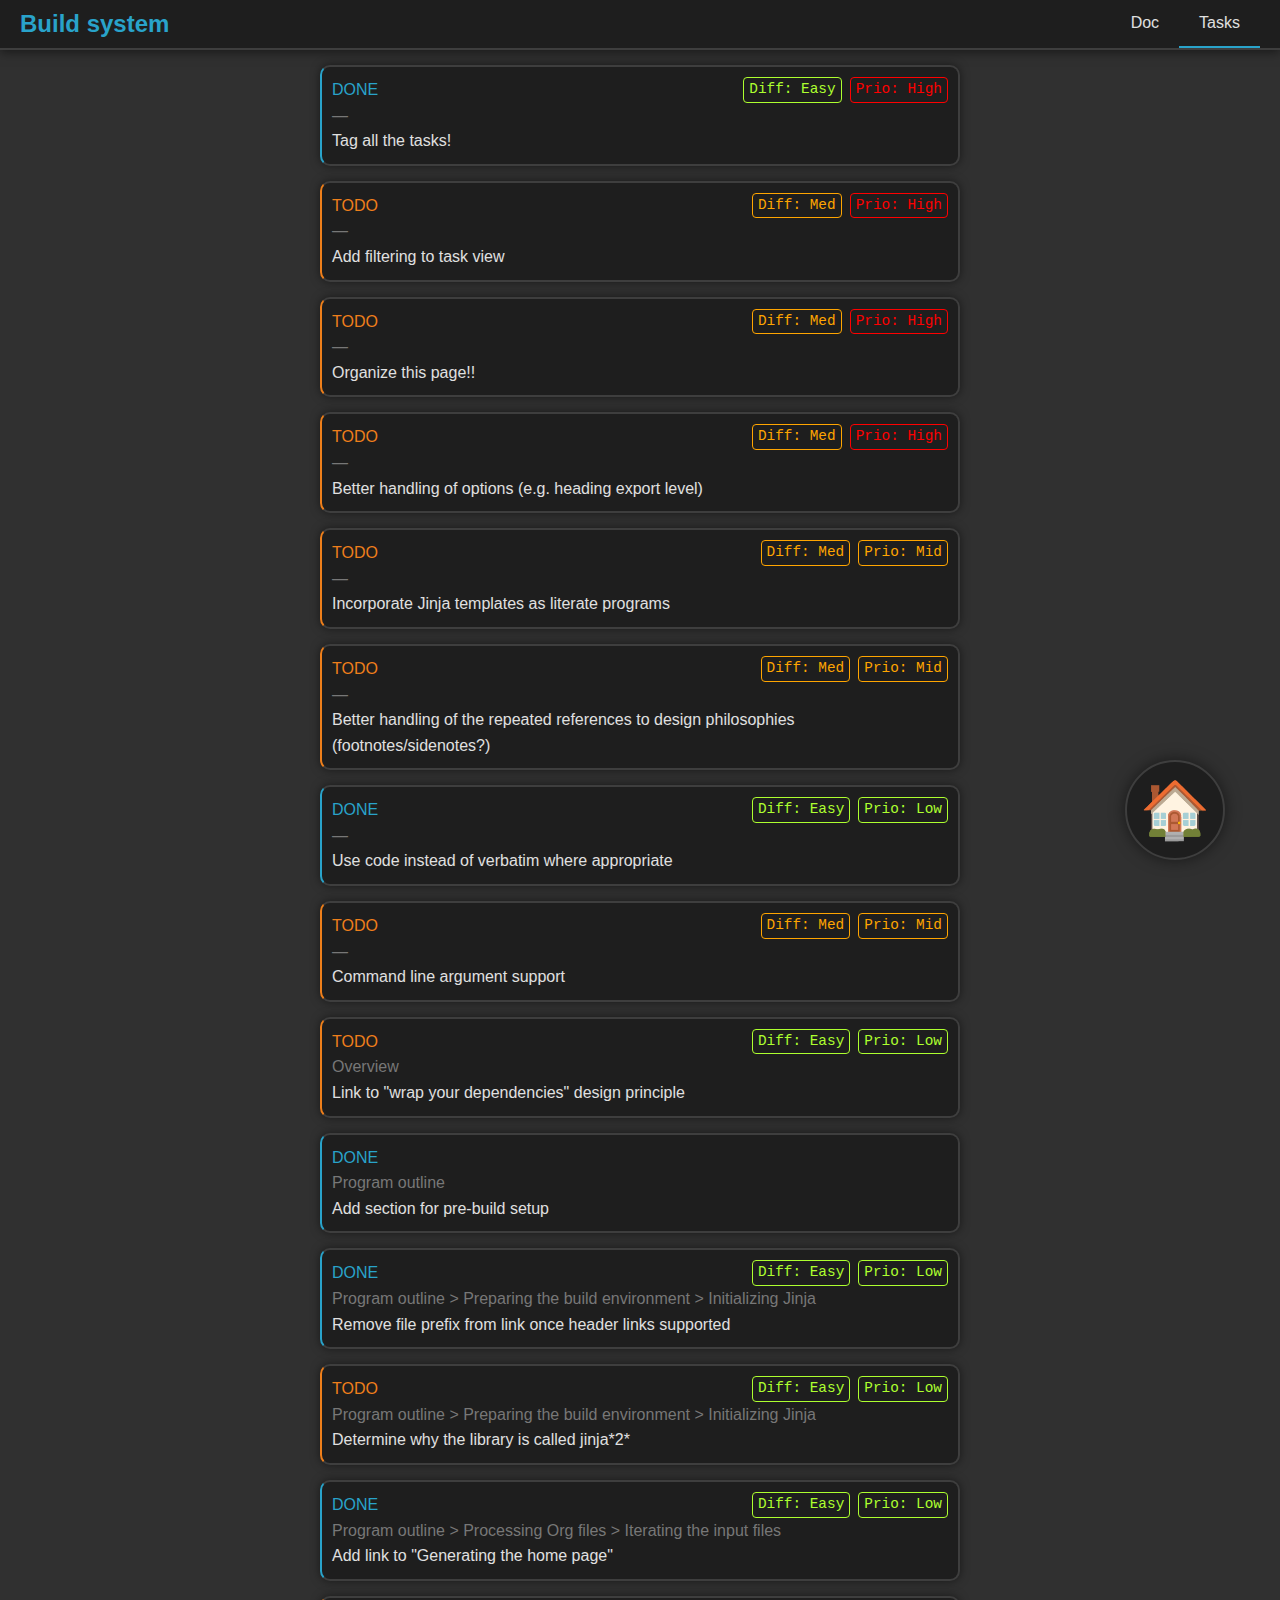
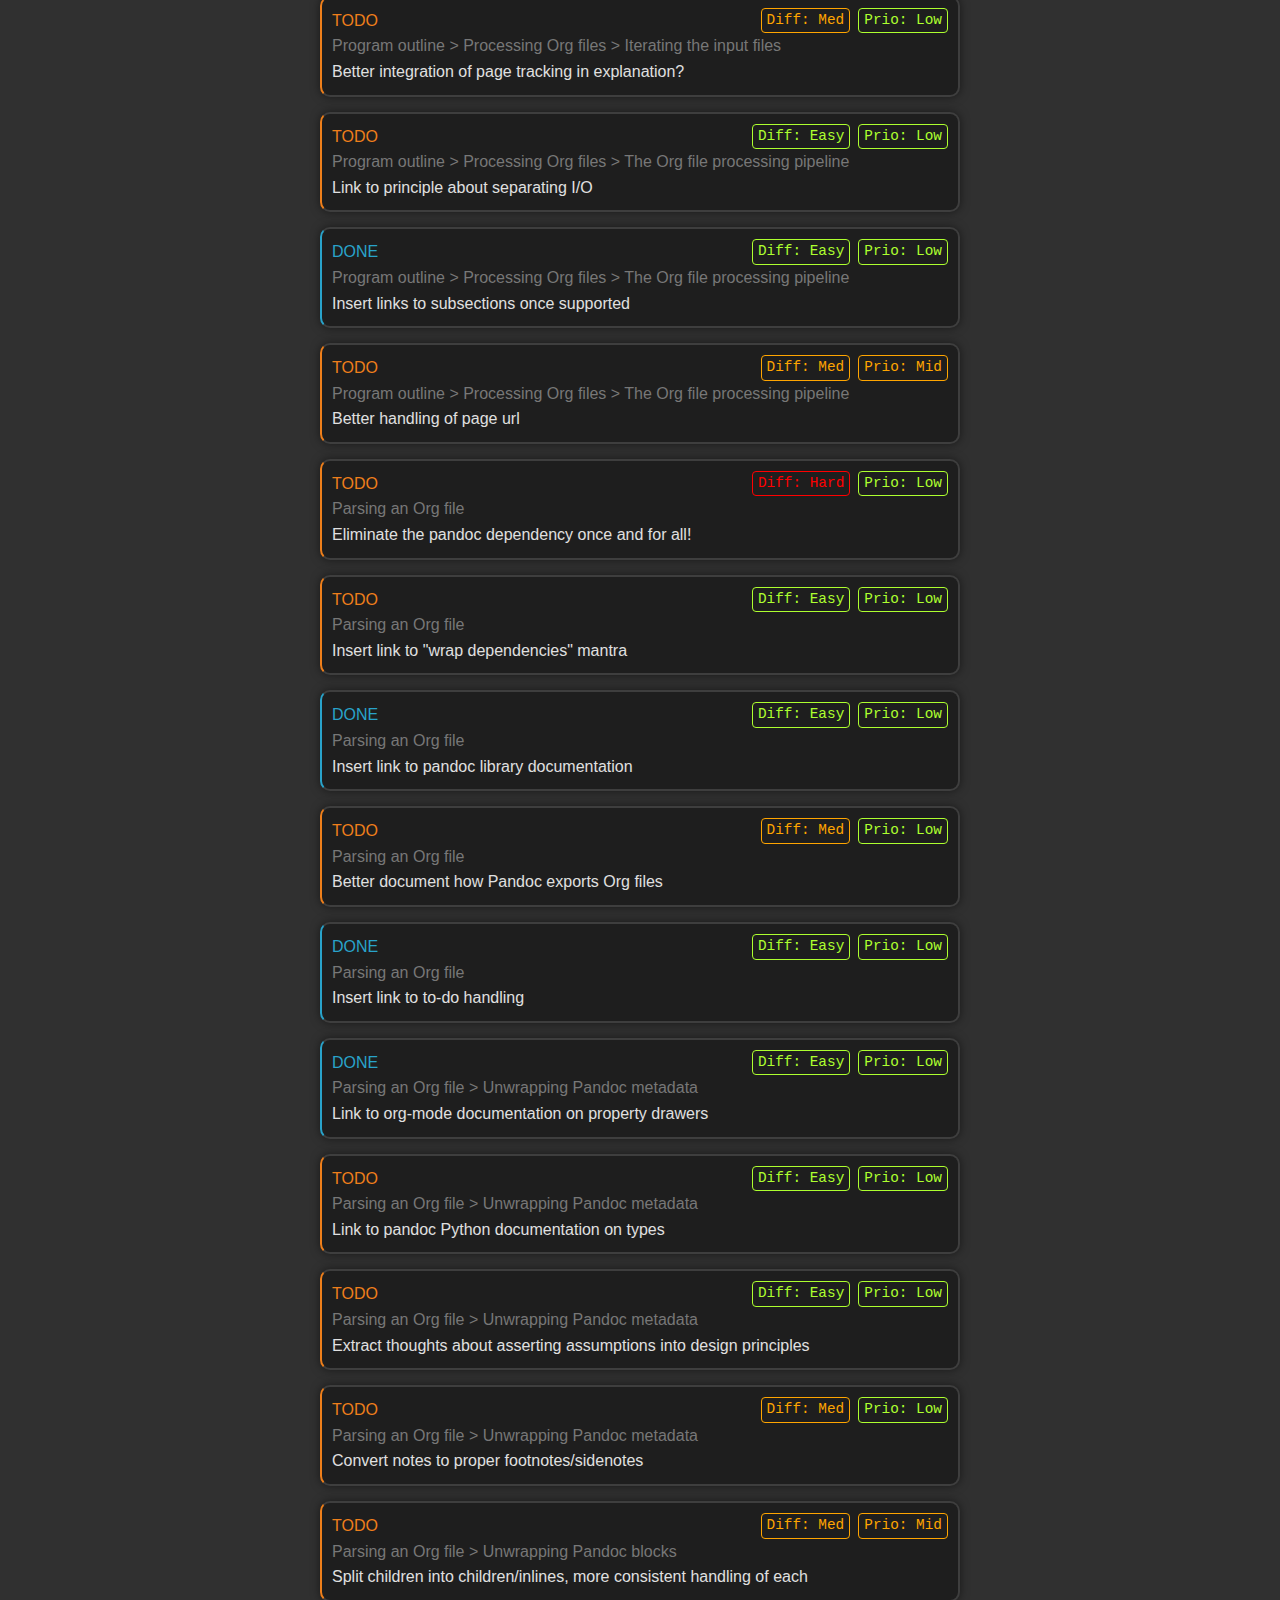
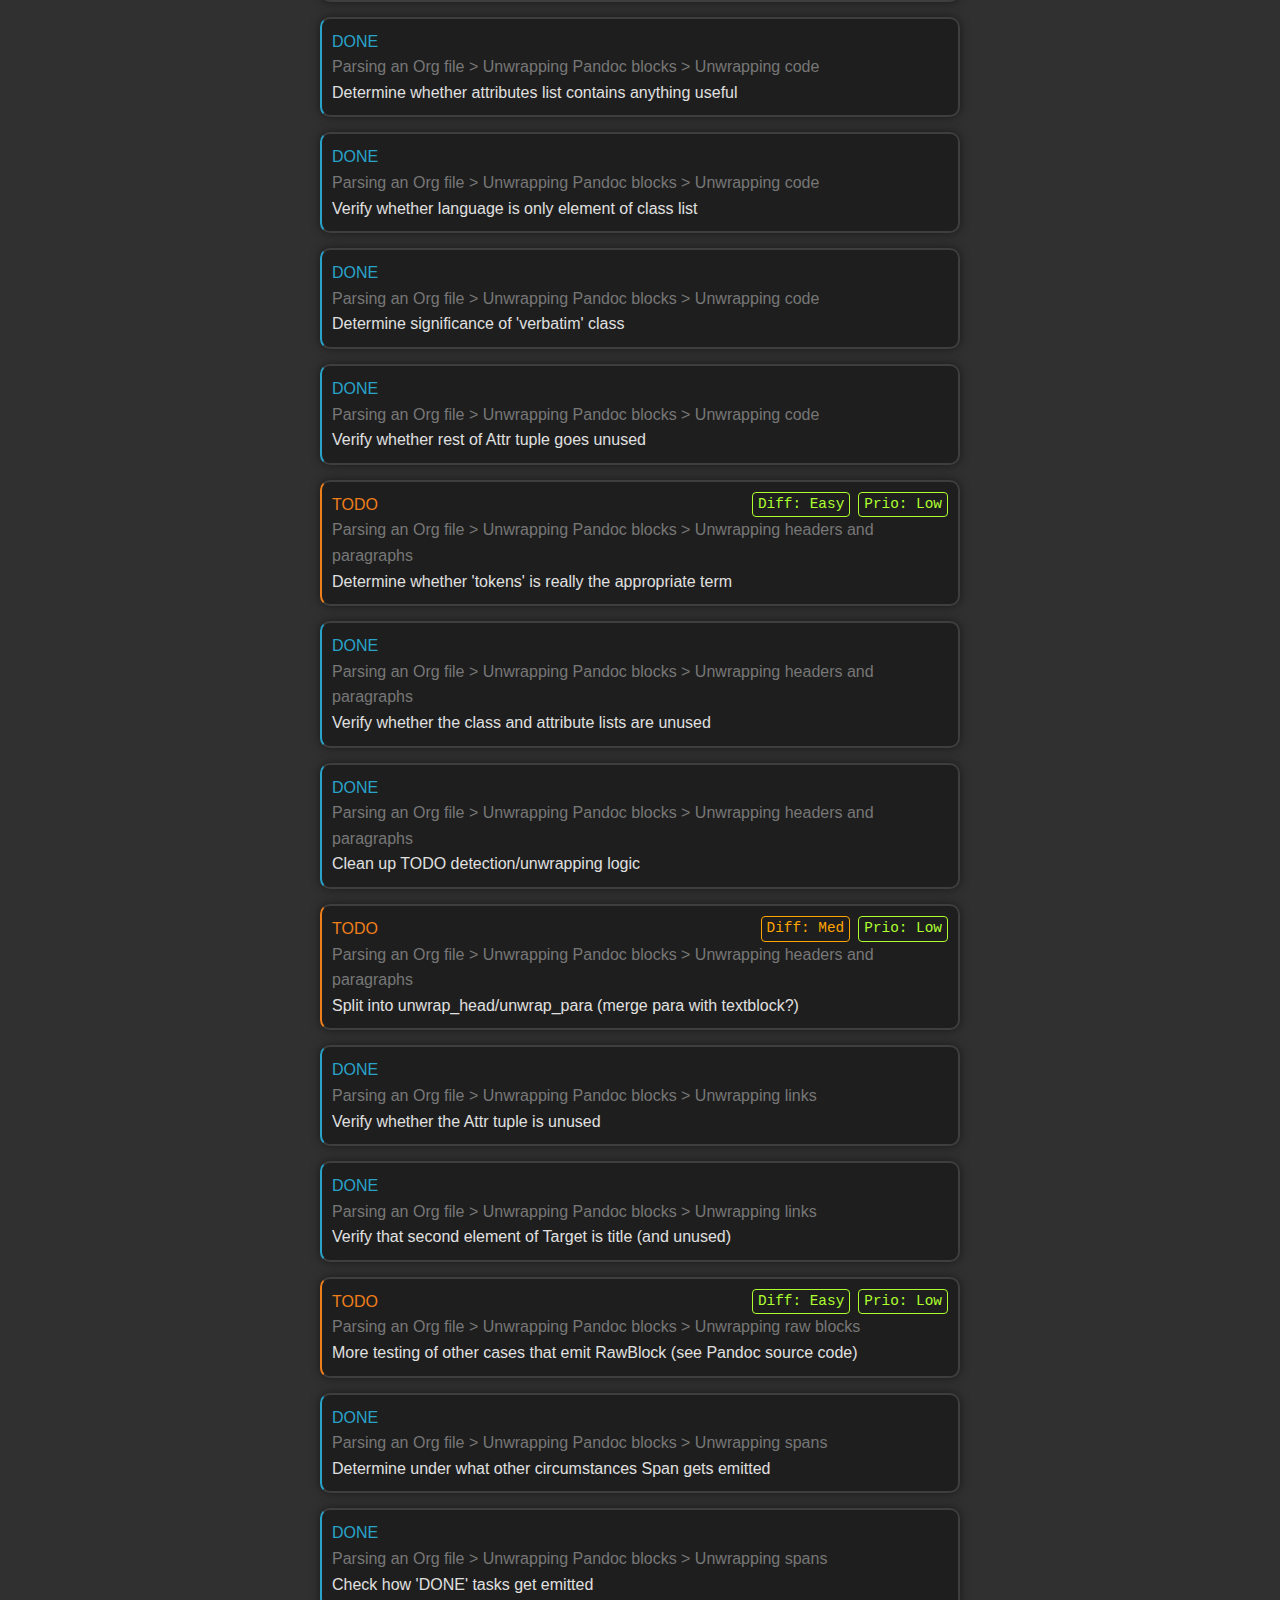
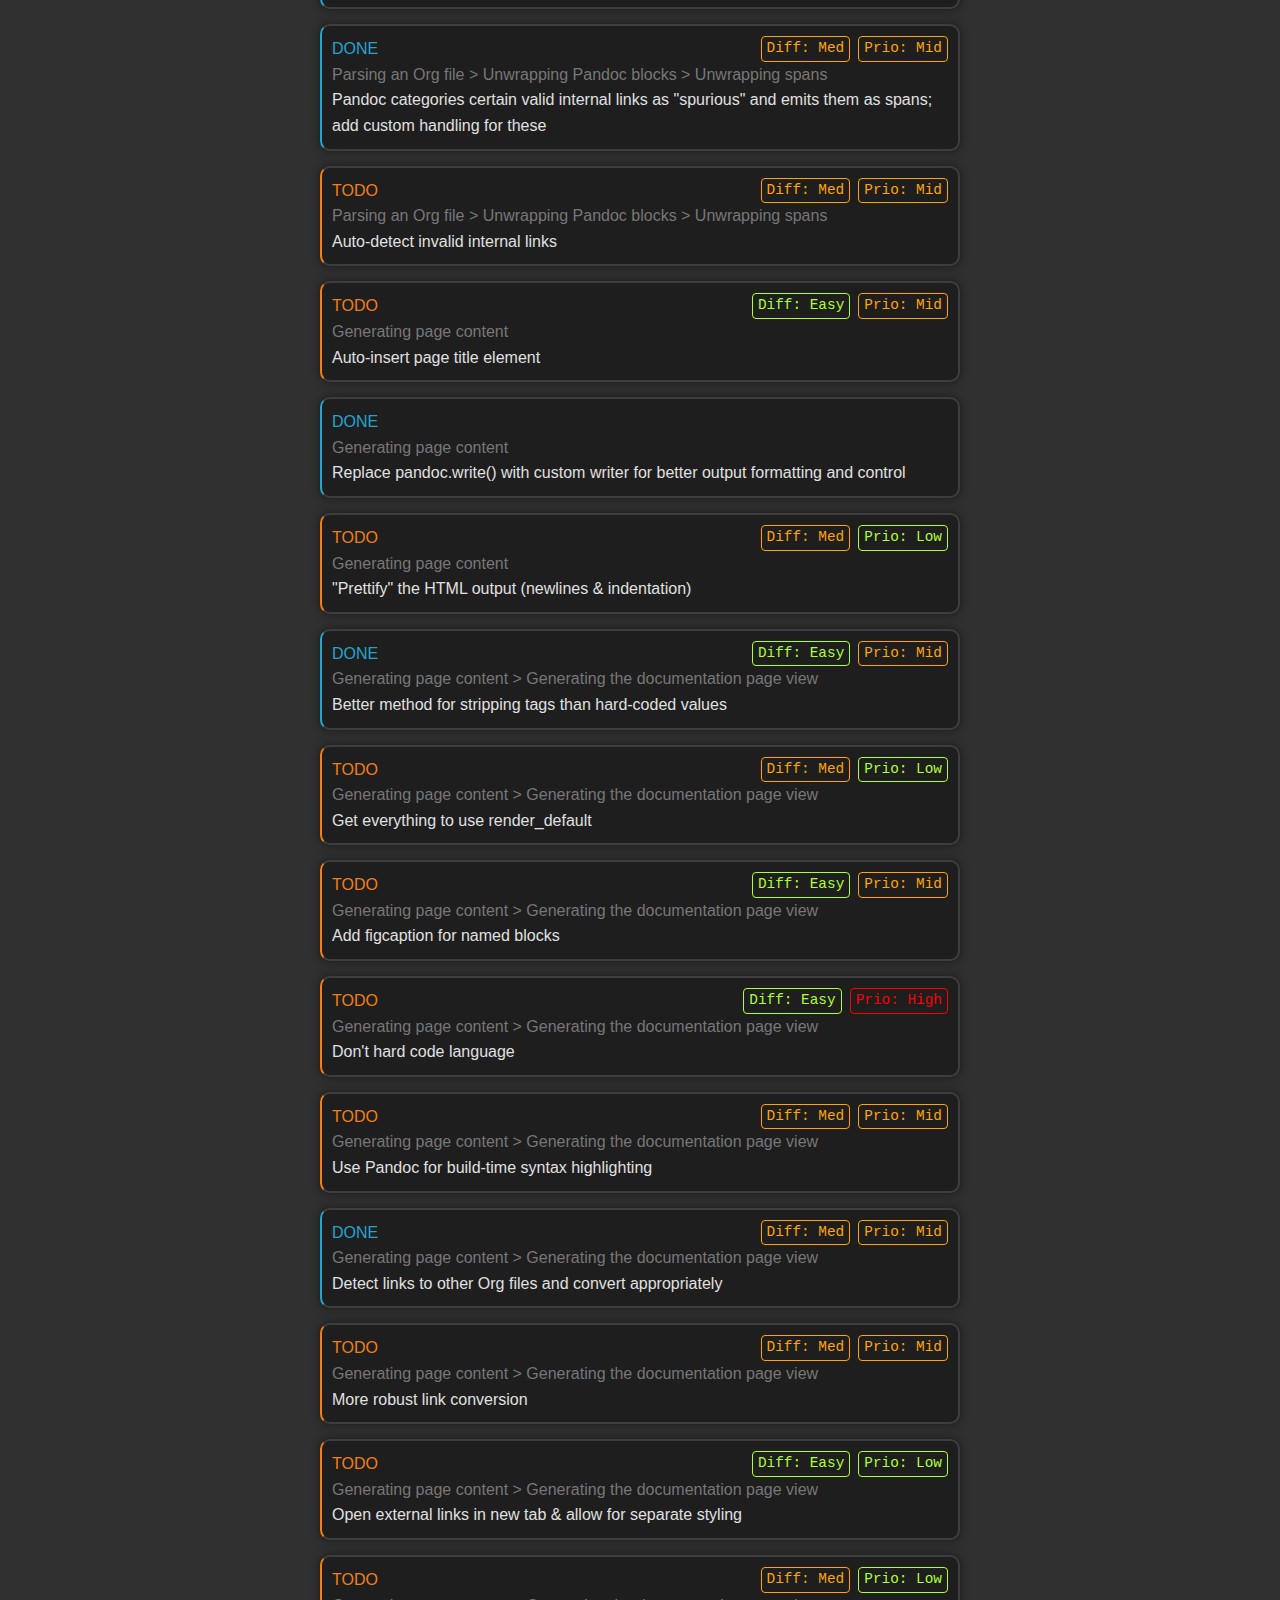
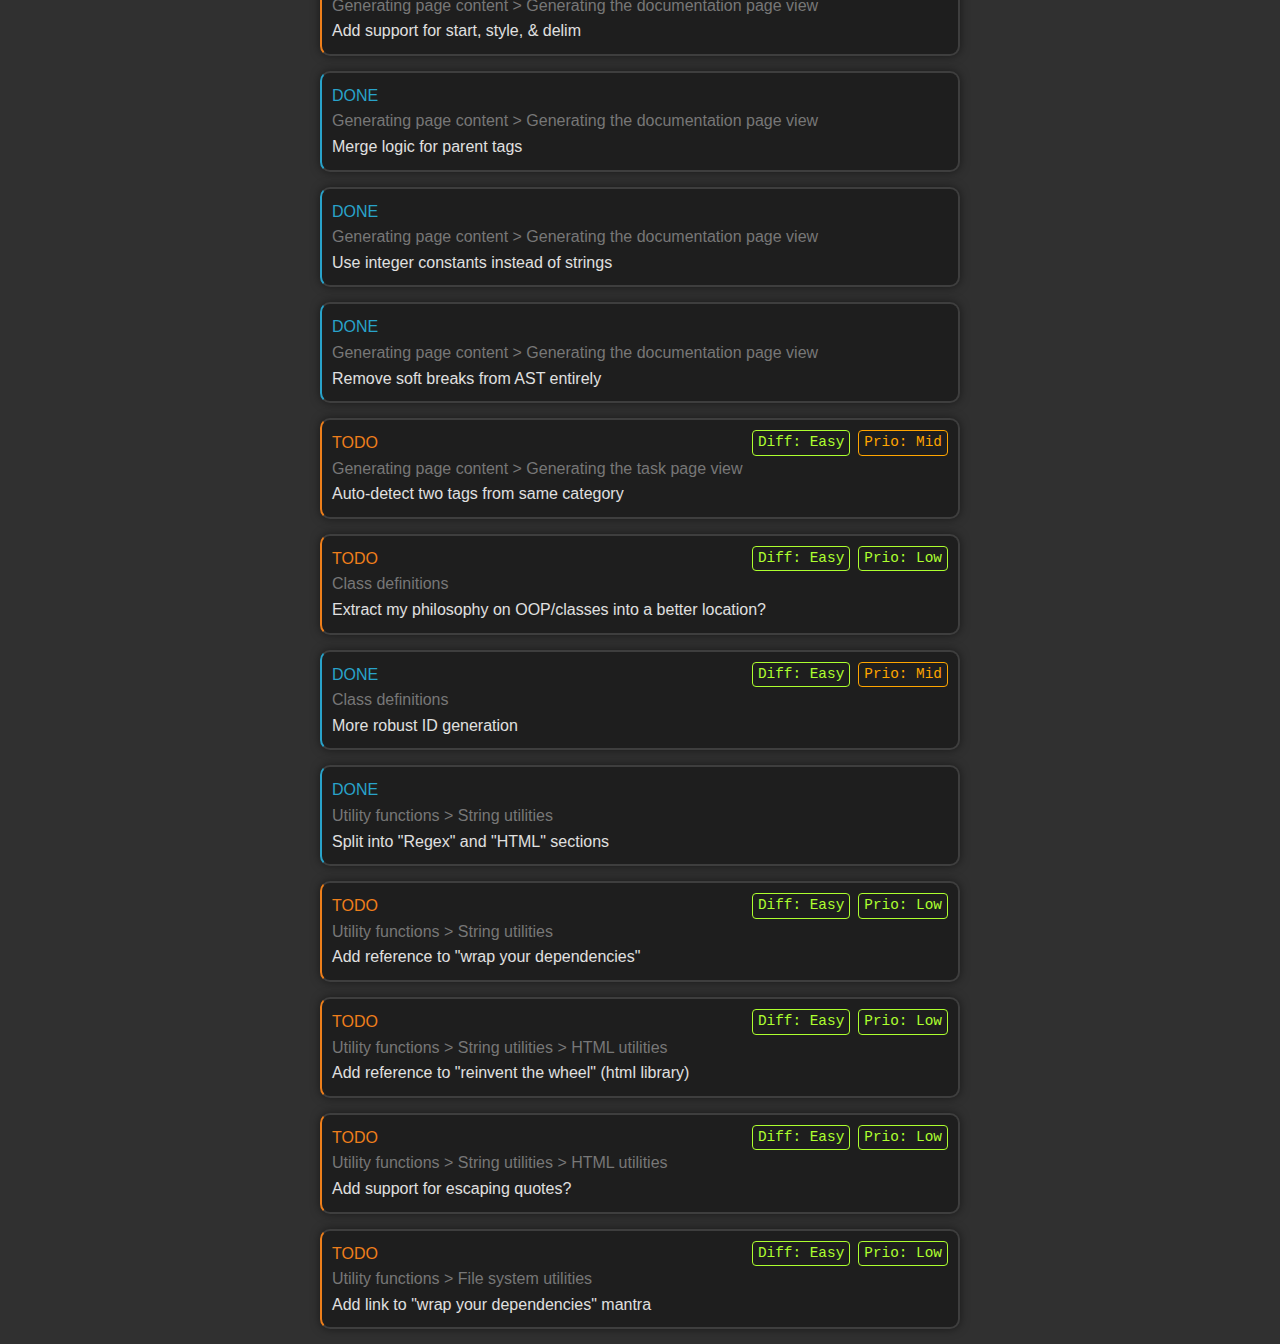
<file: pages/build_system/tasks/index.html>
<!DOCTYPE html>
<html lang="en">
<head>
        <meta charset="UTF-8">
    <!--<title> - My Webpage</title>-->
    <link rel="stylesheet" href="/styles/base.css" />

    <link rel="stylesheet" href="/styles/page.css" />

    <link rel="stylesheet" href="/styles/highlight.min.css">
    <script src="/scripts/highlight.min.js"></script>
    <script>hljs.highlightAll();</script>
</head>
<body>
    <nav class="top-nav">
        <div class="nav-item title">Build system</div>
        <div class="nav-item tabs">
            <a id="tab-doc" class="tab " href="/pages\build_system\doc">Doc</a>
            <a id="tab-tasks" class="tab active" href="/pages\build_system\tasks">Tasks</a>
        </div>
    </nav>

    <div class="view">
    <div id="task-view">
        <div class="task done">
            <div class="task-header">
                <div class="task-state">DONE</div>
                <div class="task-tags">
                    <span class="task-tag easy">Diff: Easy</span>
                    <span class="task-tag high">Prio: High</span>
                </div>
            </div>
            <div class="task-section">—</div>
            <div class="task-desc">Tag all the tasks!</div>
        </div>
        <div class="task todo">
            <div class="task-header">
                <div class="task-state">TODO</div>
                <div class="task-tags">
                    <span class="task-tag med">Diff: Med</span>
                    <span class="task-tag high">Prio: High</span>
                </div>
            </div>
            <div class="task-section">—</div>
            <div class="task-desc">Add filtering to task view</div>
        </div>
        <div class="task todo">
            <div class="task-header">
                <div class="task-state">TODO</div>
                <div class="task-tags">
                    <span class="task-tag med">Diff: Med</span>
                    <span class="task-tag high">Prio: High</span>
                </div>
            </div>
            <div class="task-section">—</div>
            <div class="task-desc">Organize this page!!</div>
        </div>
        <div class="task todo">
            <div class="task-header">
                <div class="task-state">TODO</div>
                <div class="task-tags">
                    <span class="task-tag med">Diff: Med</span>
                    <span class="task-tag high">Prio: High</span>
                </div>
            </div>
            <div class="task-section">—</div>
            <div class="task-desc">Better handling of options (e.g. heading export level)</div>
        </div>
        <div class="task todo">
            <div class="task-header">
                <div class="task-state">TODO</div>
                <div class="task-tags">
                    <span class="task-tag med">Diff: Med</span>
                    <span class="task-tag mid">Prio: Mid</span>
                </div>
            </div>
            <div class="task-section">—</div>
            <div class="task-desc">Incorporate Jinja templates as literate programs</div>
        </div>
        <div class="task todo">
            <div class="task-header">
                <div class="task-state">TODO</div>
                <div class="task-tags">
                    <span class="task-tag med">Diff: Med</span>
                    <span class="task-tag mid">Prio: Mid</span>
                </div>
            </div>
            <div class="task-section">—</div>
            <div class="task-desc">Better handling of the repeated references to design philosophies (footnotes/sidenotes?)</div>
        </div>
        <div class="task done">
            <div class="task-header">
                <div class="task-state">DONE</div>
                <div class="task-tags">
                    <span class="task-tag easy">Diff: Easy</span>
                    <span class="task-tag low">Prio: Low</span>
                </div>
            </div>
            <div class="task-section">—</div>
            <div class="task-desc">Use code instead of verbatim where appropriate</div>
        </div>
        <div class="task todo">
            <div class="task-header">
                <div class="task-state">TODO</div>
                <div class="task-tags">
                    <span class="task-tag med">Diff: Med</span>
                    <span class="task-tag mid">Prio: Mid</span>
                </div>
            </div>
            <div class="task-section">—</div>
            <div class="task-desc">Command line argument support</div>
        </div>
        <div class="task todo">
            <div class="task-header">
                <div class="task-state">TODO</div>
                <div class="task-tags">
                    <span class="task-tag easy">Diff: Easy</span>
                    <span class="task-tag low">Prio: Low</span>
                </div>
            </div>
            <div class="task-section">Overview</div>
            <div class="task-desc">Link to "wrap your dependencies" design principle</div>
        </div>
        <div class="task done">
            <div class="task-header">
                <div class="task-state">DONE</div>
                <div class="task-tags">
                </div>
            </div>
            <div class="task-section">Program outline</div>
            <div class="task-desc">Add section for pre-build setup</div>
        </div>
        <div class="task done">
            <div class="task-header">
                <div class="task-state">DONE</div>
                <div class="task-tags">
                    <span class="task-tag easy">Diff: Easy</span>
                    <span class="task-tag low">Prio: Low</span>
                </div>
            </div>
            <div class="task-section">Program outline > Preparing the build environment > Initializing Jinja</div>
            <div class="task-desc">Remove file prefix from link once header links supported</div>
        </div>
        <div class="task todo">
            <div class="task-header">
                <div class="task-state">TODO</div>
                <div class="task-tags">
                    <span class="task-tag easy">Diff: Easy</span>
                    <span class="task-tag low">Prio: Low</span>
                </div>
            </div>
            <div class="task-section">Program outline > Preparing the build environment > Initializing Jinja</div>
            <div class="task-desc">Determine why the library is called jinja*2*</div>
        </div>
        <div class="task done">
            <div class="task-header">
                <div class="task-state">DONE</div>
                <div class="task-tags">
                    <span class="task-tag easy">Diff: Easy</span>
                    <span class="task-tag low">Prio: Low</span>
                </div>
            </div>
            <div class="task-section">Program outline > Processing Org files > Iterating the input files</div>
            <div class="task-desc">Add link to "Generating the home page"</div>
        </div>
        <div class="task todo">
            <div class="task-header">
                <div class="task-state">TODO</div>
                <div class="task-tags">
                    <span class="task-tag med">Diff: Med</span>
                    <span class="task-tag low">Prio: Low</span>
                </div>
            </div>
            <div class="task-section">Program outline > Processing Org files > Iterating the input files</div>
            <div class="task-desc">Better integration of page tracking in explanation?</div>
        </div>
        <div class="task todo">
            <div class="task-header">
                <div class="task-state">TODO</div>
                <div class="task-tags">
                    <span class="task-tag easy">Diff: Easy</span>
                    <span class="task-tag low">Prio: Low</span>
                </div>
            </div>
            <div class="task-section">Program outline > Processing Org files > The Org file processing pipeline</div>
            <div class="task-desc">Link to principle about separating I/O</div>
        </div>
        <div class="task done">
            <div class="task-header">
                <div class="task-state">DONE</div>
                <div class="task-tags">
                    <span class="task-tag easy">Diff: Easy</span>
                    <span class="task-tag low">Prio: Low</span>
                </div>
            </div>
            <div class="task-section">Program outline > Processing Org files > The Org file processing pipeline</div>
            <div class="task-desc">Insert links to subsections once supported</div>
        </div>
        <div class="task todo">
            <div class="task-header">
                <div class="task-state">TODO</div>
                <div class="task-tags">
                    <span class="task-tag med">Diff: Med</span>
                    <span class="task-tag mid">Prio: Mid</span>
                </div>
            </div>
            <div class="task-section">Program outline > Processing Org files > The Org file processing pipeline</div>
            <div class="task-desc">Better handling of page url</div>
        </div>
        <div class="task todo">
            <div class="task-header">
                <div class="task-state">TODO</div>
                <div class="task-tags">
                    <span class="task-tag hard">Diff: Hard</span>
                    <span class="task-tag low">Prio: Low</span>
                </div>
            </div>
            <div class="task-section">Parsing an Org file</div>
            <div class="task-desc">Eliminate the pandoc dependency once and for all!</div>
        </div>
        <div class="task todo">
            <div class="task-header">
                <div class="task-state">TODO</div>
                <div class="task-tags">
                    <span class="task-tag easy">Diff: Easy</span>
                    <span class="task-tag low">Prio: Low</span>
                </div>
            </div>
            <div class="task-section">Parsing an Org file</div>
            <div class="task-desc">Insert link to "wrap dependencies" mantra</div>
        </div>
        <div class="task done">
            <div class="task-header">
                <div class="task-state">DONE</div>
                <div class="task-tags">
                    <span class="task-tag easy">Diff: Easy</span>
                    <span class="task-tag low">Prio: Low</span>
                </div>
            </div>
            <div class="task-section">Parsing an Org file</div>
            <div class="task-desc">Insert link to pandoc library documentation</div>
        </div>
        <div class="task todo">
            <div class="task-header">
                <div class="task-state">TODO</div>
                <div class="task-tags">
                    <span class="task-tag med">Diff: Med</span>
                    <span class="task-tag low">Prio: Low</span>
                </div>
            </div>
            <div class="task-section">Parsing an Org file</div>
            <div class="task-desc">Better document how Pandoc exports Org files</div>
        </div>
        <div class="task done">
            <div class="task-header">
                <div class="task-state">DONE</div>
                <div class="task-tags">
                    <span class="task-tag easy">Diff: Easy</span>
                    <span class="task-tag low">Prio: Low</span>
                </div>
            </div>
            <div class="task-section">Parsing an Org file</div>
            <div class="task-desc">Insert link to to-do handling</div>
        </div>
        <div class="task done">
            <div class="task-header">
                <div class="task-state">DONE</div>
                <div class="task-tags">
                    <span class="task-tag easy">Diff: Easy</span>
                    <span class="task-tag low">Prio: Low</span>
                </div>
            </div>
            <div class="task-section">Parsing an Org file > Unwrapping Pandoc metadata</div>
            <div class="task-desc">Link to org-mode documentation on property drawers</div>
        </div>
        <div class="task todo">
            <div class="task-header">
                <div class="task-state">TODO</div>
                <div class="task-tags">
                    <span class="task-tag easy">Diff: Easy</span>
                    <span class="task-tag low">Prio: Low</span>
                </div>
            </div>
            <div class="task-section">Parsing an Org file > Unwrapping Pandoc metadata</div>
            <div class="task-desc">Link to pandoc Python documentation on types</div>
        </div>
        <div class="task todo">
            <div class="task-header">
                <div class="task-state">TODO</div>
                <div class="task-tags">
                    <span class="task-tag easy">Diff: Easy</span>
                    <span class="task-tag low">Prio: Low</span>
                </div>
            </div>
            <div class="task-section">Parsing an Org file > Unwrapping Pandoc metadata</div>
            <div class="task-desc">Extract thoughts about asserting assumptions into design principles</div>
        </div>
        <div class="task todo">
            <div class="task-header">
                <div class="task-state">TODO</div>
                <div class="task-tags">
                    <span class="task-tag med">Diff: Med</span>
                    <span class="task-tag low">Prio: Low</span>
                </div>
            </div>
            <div class="task-section">Parsing an Org file > Unwrapping Pandoc metadata</div>
            <div class="task-desc">Convert notes to proper footnotes/sidenotes</div>
        </div>
        <div class="task todo">
            <div class="task-header">
                <div class="task-state">TODO</div>
                <div class="task-tags">
                    <span class="task-tag med">Diff: Med</span>
                    <span class="task-tag mid">Prio: Mid</span>
                </div>
            </div>
            <div class="task-section">Parsing an Org file > Unwrapping Pandoc blocks</div>
            <div class="task-desc">Split children into children/inlines, more consistent handling of each</div>
        </div>
        <div class="task done">
            <div class="task-header">
                <div class="task-state">DONE</div>
                <div class="task-tags">
                </div>
            </div>
            <div class="task-section">Parsing an Org file > Unwrapping Pandoc blocks > Unwrapping code</div>
            <div class="task-desc">Determine whether attributes list contains anything useful</div>
        </div>
        <div class="task done">
            <div class="task-header">
                <div class="task-state">DONE</div>
                <div class="task-tags">
                </div>
            </div>
            <div class="task-section">Parsing an Org file > Unwrapping Pandoc blocks > Unwrapping code</div>
            <div class="task-desc">Verify whether language is only element of class list</div>
        </div>
        <div class="task done">
            <div class="task-header">
                <div class="task-state">DONE</div>
                <div class="task-tags">
                </div>
            </div>
            <div class="task-section">Parsing an Org file > Unwrapping Pandoc blocks > Unwrapping code</div>
            <div class="task-desc">Determine significance of 'verbatim' class</div>
        </div>
        <div class="task done">
            <div class="task-header">
                <div class="task-state">DONE</div>
                <div class="task-tags">
                </div>
            </div>
            <div class="task-section">Parsing an Org file > Unwrapping Pandoc blocks > Unwrapping code</div>
            <div class="task-desc">Verify whether rest of Attr tuple goes unused</div>
        </div>
        <div class="task todo">
            <div class="task-header">
                <div class="task-state">TODO</div>
                <div class="task-tags">
                    <span class="task-tag easy">Diff: Easy</span>
                    <span class="task-tag low">Prio: Low</span>
                </div>
            </div>
            <div class="task-section">Parsing an Org file > Unwrapping Pandoc blocks > Unwrapping headers and paragraphs</div>
            <div class="task-desc">Determine whether 'tokens' is really the appropriate term</div>
        </div>
        <div class="task done">
            <div class="task-header">
                <div class="task-state">DONE</div>
                <div class="task-tags">
                </div>
            </div>
            <div class="task-section">Parsing an Org file > Unwrapping Pandoc blocks > Unwrapping headers and paragraphs</div>
            <div class="task-desc">Verify whether the class and attribute lists are unused</div>
        </div>
        <div class="task done">
            <div class="task-header">
                <div class="task-state">DONE</div>
                <div class="task-tags">
                </div>
            </div>
            <div class="task-section">Parsing an Org file > Unwrapping Pandoc blocks > Unwrapping headers and paragraphs</div>
            <div class="task-desc">Clean up TODO detection/unwrapping logic</div>
        </div>
        <div class="task todo">
            <div class="task-header">
                <div class="task-state">TODO</div>
                <div class="task-tags">
                    <span class="task-tag med">Diff: Med</span>
                    <span class="task-tag low">Prio: Low</span>
                </div>
            </div>
            <div class="task-section">Parsing an Org file > Unwrapping Pandoc blocks > Unwrapping headers and paragraphs</div>
            <div class="task-desc">Split into unwrap_head/unwrap_para (merge para with textblock?)</div>
        </div>
        <div class="task done">
            <div class="task-header">
                <div class="task-state">DONE</div>
                <div class="task-tags">
                </div>
            </div>
            <div class="task-section">Parsing an Org file > Unwrapping Pandoc blocks > Unwrapping links</div>
            <div class="task-desc">Verify whether the Attr tuple is unused</div>
        </div>
        <div class="task done">
            <div class="task-header">
                <div class="task-state">DONE</div>
                <div class="task-tags">
                </div>
            </div>
            <div class="task-section">Parsing an Org file > Unwrapping Pandoc blocks > Unwrapping links</div>
            <div class="task-desc">Verify that second element of Target is title (and unused)</div>
        </div>
        <div class="task todo">
            <div class="task-header">
                <div class="task-state">TODO</div>
                <div class="task-tags">
                    <span class="task-tag easy">Diff: Easy</span>
                    <span class="task-tag low">Prio: Low</span>
                </div>
            </div>
            <div class="task-section">Parsing an Org file > Unwrapping Pandoc blocks > Unwrapping raw blocks</div>
            <div class="task-desc">More testing of other cases that emit RawBlock (see Pandoc source code)</div>
        </div>
        <div class="task done">
            <div class="task-header">
                <div class="task-state">DONE</div>
                <div class="task-tags">
                </div>
            </div>
            <div class="task-section">Parsing an Org file > Unwrapping Pandoc blocks > Unwrapping spans</div>
            <div class="task-desc">Determine under what other circumstances Span gets emitted</div>
        </div>
        <div class="task done">
            <div class="task-header">
                <div class="task-state">DONE</div>
                <div class="task-tags">
                </div>
            </div>
            <div class="task-section">Parsing an Org file > Unwrapping Pandoc blocks > Unwrapping spans</div>
            <div class="task-desc">Check how 'DONE' tasks get emitted</div>
        </div>
        <div class="task done">
            <div class="task-header">
                <div class="task-state">DONE</div>
                <div class="task-tags">
                    <span class="task-tag med">Diff: Med</span>
                    <span class="task-tag mid">Prio: Mid</span>
                </div>
            </div>
            <div class="task-section">Parsing an Org file > Unwrapping Pandoc blocks > Unwrapping spans</div>
            <div class="task-desc">Pandoc categories certain valid internal links as "spurious" and emits them as spans; add custom handling for these</div>
        </div>
        <div class="task todo">
            <div class="task-header">
                <div class="task-state">TODO</div>
                <div class="task-tags">
                    <span class="task-tag med">Diff: Med</span>
                    <span class="task-tag mid">Prio: Mid</span>
                </div>
            </div>
            <div class="task-section">Parsing an Org file > Unwrapping Pandoc blocks > Unwrapping spans</div>
            <div class="task-desc">Auto-detect invalid internal links</div>
        </div>
        <div class="task todo">
            <div class="task-header">
                <div class="task-state">TODO</div>
                <div class="task-tags">
                    <span class="task-tag easy">Diff: Easy</span>
                    <span class="task-tag mid">Prio: Mid</span>
                </div>
            </div>
            <div class="task-section">Generating page content</div>
            <div class="task-desc">Auto-insert page title element</div>
        </div>
        <div class="task done">
            <div class="task-header">
                <div class="task-state">DONE</div>
                <div class="task-tags">
                </div>
            </div>
            <div class="task-section">Generating page content</div>
            <div class="task-desc">Replace pandoc.write() with custom writer for better output formatting and control</div>
        </div>
        <div class="task todo">
            <div class="task-header">
                <div class="task-state">TODO</div>
                <div class="task-tags">
                    <span class="task-tag med">Diff: Med</span>
                    <span class="task-tag low">Prio: Low</span>
                </div>
            </div>
            <div class="task-section">Generating page content</div>
            <div class="task-desc">"Prettify" the HTML output (newlines & indentation)</div>
        </div>
        <div class="task done">
            <div class="task-header">
                <div class="task-state">DONE</div>
                <div class="task-tags">
                    <span class="task-tag easy">Diff: Easy</span>
                    <span class="task-tag mid">Prio: Mid</span>
                </div>
            </div>
            <div class="task-section">Generating page content > Generating the documentation page view</div>
            <div class="task-desc">Better method for stripping tags than hard-coded values</div>
        </div>
        <div class="task todo">
            <div class="task-header">
                <div class="task-state">TODO</div>
                <div class="task-tags">
                    <span class="task-tag med">Diff: Med</span>
                    <span class="task-tag low">Prio: Low</span>
                </div>
            </div>
            <div class="task-section">Generating page content > Generating the documentation page view</div>
            <div class="task-desc">Get everything to use render_default</div>
        </div>
        <div class="task todo">
            <div class="task-header">
                <div class="task-state">TODO</div>
                <div class="task-tags">
                    <span class="task-tag easy">Diff: Easy</span>
                    <span class="task-tag mid">Prio: Mid</span>
                </div>
            </div>
            <div class="task-section">Generating page content > Generating the documentation page view</div>
            <div class="task-desc">Add figcaption for named blocks</div>
        </div>
        <div class="task todo">
            <div class="task-header">
                <div class="task-state">TODO</div>
                <div class="task-tags">
                    <span class="task-tag easy">Diff: Easy</span>
                    <span class="task-tag high">Prio: High</span>
                </div>
            </div>
            <div class="task-section">Generating page content > Generating the documentation page view</div>
            <div class="task-desc">Don't hard code language</div>
        </div>
        <div class="task todo">
            <div class="task-header">
                <div class="task-state">TODO</div>
                <div class="task-tags">
                    <span class="task-tag med">Diff: Med</span>
                    <span class="task-tag mid">Prio: Mid</span>
                </div>
            </div>
            <div class="task-section">Generating page content > Generating the documentation page view</div>
            <div class="task-desc">Use Pandoc for build-time syntax highlighting</div>
        </div>
        <div class="task done">
            <div class="task-header">
                <div class="task-state">DONE</div>
                <div class="task-tags">
                    <span class="task-tag med">Diff: Med</span>
                    <span class="task-tag mid">Prio: Mid</span>
                </div>
            </div>
            <div class="task-section">Generating page content > Generating the documentation page view</div>
            <div class="task-desc">Detect links to other Org files and convert appropriately</div>
        </div>
        <div class="task todo">
            <div class="task-header">
                <div class="task-state">TODO</div>
                <div class="task-tags">
                    <span class="task-tag med">Diff: Med</span>
                    <span class="task-tag mid">Prio: Mid</span>
                </div>
            </div>
            <div class="task-section">Generating page content > Generating the documentation page view</div>
            <div class="task-desc">More robust link conversion</div>
        </div>
        <div class="task todo">
            <div class="task-header">
                <div class="task-state">TODO</div>
                <div class="task-tags">
                    <span class="task-tag easy">Diff: Easy</span>
                    <span class="task-tag low">Prio: Low</span>
                </div>
            </div>
            <div class="task-section">Generating page content > Generating the documentation page view</div>
            <div class="task-desc">Open external links in new tab & allow for separate styling</div>
        </div>
        <div class="task todo">
            <div class="task-header">
                <div class="task-state">TODO</div>
                <div class="task-tags">
                    <span class="task-tag med">Diff: Med</span>
                    <span class="task-tag low">Prio: Low</span>
                </div>
            </div>
            <div class="task-section">Generating page content > Generating the documentation page view</div>
            <div class="task-desc">Add support for start, style, & delim</div>
        </div>
        <div class="task done">
            <div class="task-header">
                <div class="task-state">DONE</div>
                <div class="task-tags">
                </div>
            </div>
            <div class="task-section">Generating page content > Generating the documentation page view</div>
            <div class="task-desc">Merge logic for parent tags</div>
        </div>
        <div class="task done">
            <div class="task-header">
                <div class="task-state">DONE</div>
                <div class="task-tags">
                </div>
            </div>
            <div class="task-section">Generating page content > Generating the documentation page view</div>
            <div class="task-desc">Use integer constants instead of strings</div>
        </div>
        <div class="task done">
            <div class="task-header">
                <div class="task-state">DONE</div>
                <div class="task-tags">
                </div>
            </div>
            <div class="task-section">Generating page content > Generating the documentation page view</div>
            <div class="task-desc">Remove soft breaks from AST entirely</div>
        </div>
        <div class="task todo">
            <div class="task-header">
                <div class="task-state">TODO</div>
                <div class="task-tags">
                    <span class="task-tag easy">Diff: Easy</span>
                    <span class="task-tag mid">Prio: Mid</span>
                </div>
            </div>
            <div class="task-section">Generating page content > Generating the task page view</div>
            <div class="task-desc">Auto-detect two tags from same category</div>
        </div>
        <div class="task todo">
            <div class="task-header">
                <div class="task-state">TODO</div>
                <div class="task-tags">
                    <span class="task-tag easy">Diff: Easy</span>
                    <span class="task-tag low">Prio: Low</span>
                </div>
            </div>
            <div class="task-section">Class definitions</div>
            <div class="task-desc">Extract my philosophy on OOP/classes into a better location?</div>
        </div>
        <div class="task done">
            <div class="task-header">
                <div class="task-state">DONE</div>
                <div class="task-tags">
                    <span class="task-tag easy">Diff: Easy</span>
                    <span class="task-tag mid">Prio: Mid</span>
                </div>
            </div>
            <div class="task-section">Class definitions</div>
            <div class="task-desc">More robust ID generation</div>
        </div>
        <div class="task done">
            <div class="task-header">
                <div class="task-state">DONE</div>
                <div class="task-tags">
                </div>
            </div>
            <div class="task-section">Utility functions > String utilities</div>
            <div class="task-desc">Split into "Regex" and "HTML" sections</div>
        </div>
        <div class="task todo">
            <div class="task-header">
                <div class="task-state">TODO</div>
                <div class="task-tags">
                    <span class="task-tag easy">Diff: Easy</span>
                    <span class="task-tag low">Prio: Low</span>
                </div>
            </div>
            <div class="task-section">Utility functions > String utilities</div>
            <div class="task-desc">Add reference to "wrap your dependencies"</div>
        </div>
        <div class="task todo">
            <div class="task-header">
                <div class="task-state">TODO</div>
                <div class="task-tags">
                    <span class="task-tag easy">Diff: Easy</span>
                    <span class="task-tag low">Prio: Low</span>
                </div>
            </div>
            <div class="task-section">Utility functions > String utilities > HTML utilities</div>
            <div class="task-desc">Add reference to "reinvent the wheel" (html library)</div>
        </div>
        <div class="task todo">
            <div class="task-header">
                <div class="task-state">TODO</div>
                <div class="task-tags">
                    <span class="task-tag easy">Diff: Easy</span>
                    <span class="task-tag low">Prio: Low</span>
                </div>
            </div>
            <div class="task-section">Utility functions > String utilities > HTML utilities</div>
            <div class="task-desc">Add support for escaping quotes?</div>
        </div>
        <div class="task todo">
            <div class="task-header">
                <div class="task-state">TODO</div>
                <div class="task-tags">
                    <span class="task-tag easy">Diff: Easy</span>
                    <span class="task-tag low">Prio: Low</span>
                </div>
            </div>
            <div class="task-section">Utility functions > File system utilities</div>
            <div class="task-desc">Add link to "wrap your dependencies" mantra</div>
        </div>
    </div>
    </div>

    <div id="home-button" class="ui-button">
        🏠
        <a href="/"></a>
    </div>
</body>
</html>
</file>
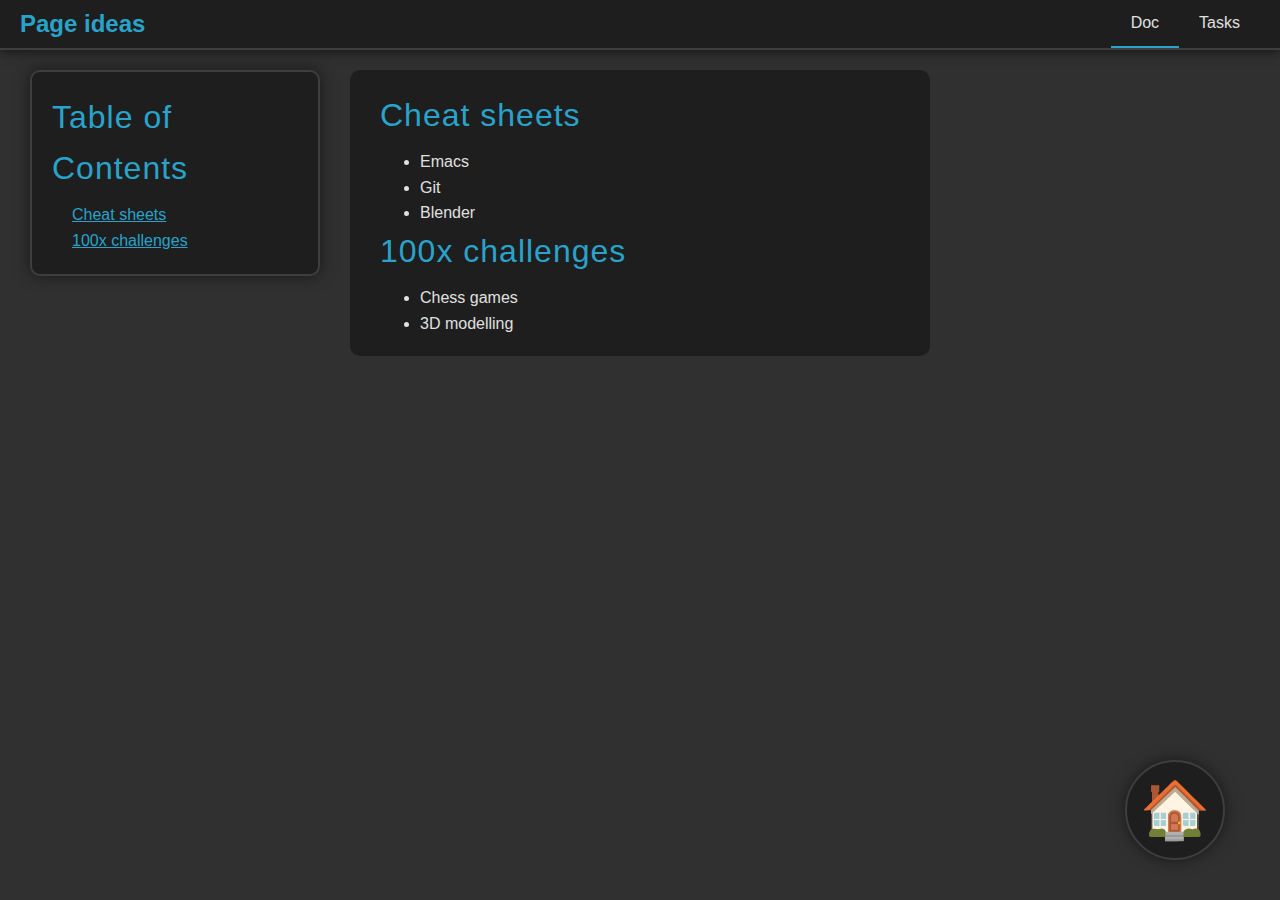
<file: pages/page_ideas/doc/index.html>
<!DOCTYPE html>
<html lang="en">
<head>
        <meta charset="UTF-8">
    <!--<title> - My Webpage</title>-->
    <link rel="stylesheet" href="/styles/base.css" />

    <link rel="stylesheet" href="/styles/page.css" />

    <link rel="stylesheet" href="/styles/highlight.min.css">
    <script src="/scripts/highlight.min.js"></script>
    <script>hljs.highlightAll();</script>
</head>
<body>
    <nav class="top-nav">
        <div class="nav-item title">Page ideas</div>
        <div class="nav-item tabs">
            <a id="tab-doc" class="tab active" href="/pages\page_ideas\doc">Doc</a>
            <a id="tab-tasks" class="tab " href="/pages\page_ideas\tasks">Tasks</a>
        </div>
    </nav>

    <div class="view">
    <div id="doc-view">
        <div class="table-of-contents">
            <h1>Table of Contents</h1><ul><li><a href="#cheat-sheets">Cheat sheets</a></li><li><a href="#100x-challenges">100x challenges</a></li></ul>
        </div>

        <div class="content">
            <h1 id="cheat-sheets">Cheat sheets</h1><ul><li>Emacs</li><li>Git</li><li>Blender</li></ul><h1 id="100x-challenges">100x challenges</h1><ul><li>Chess games</li><li>3D modelling</li></ul>
        </div>
    </div>
    </div>

    <div id="home-button" class="ui-button">
        🏠
        <a href="/"></a>
    </div>
</body>
</html>
</file>
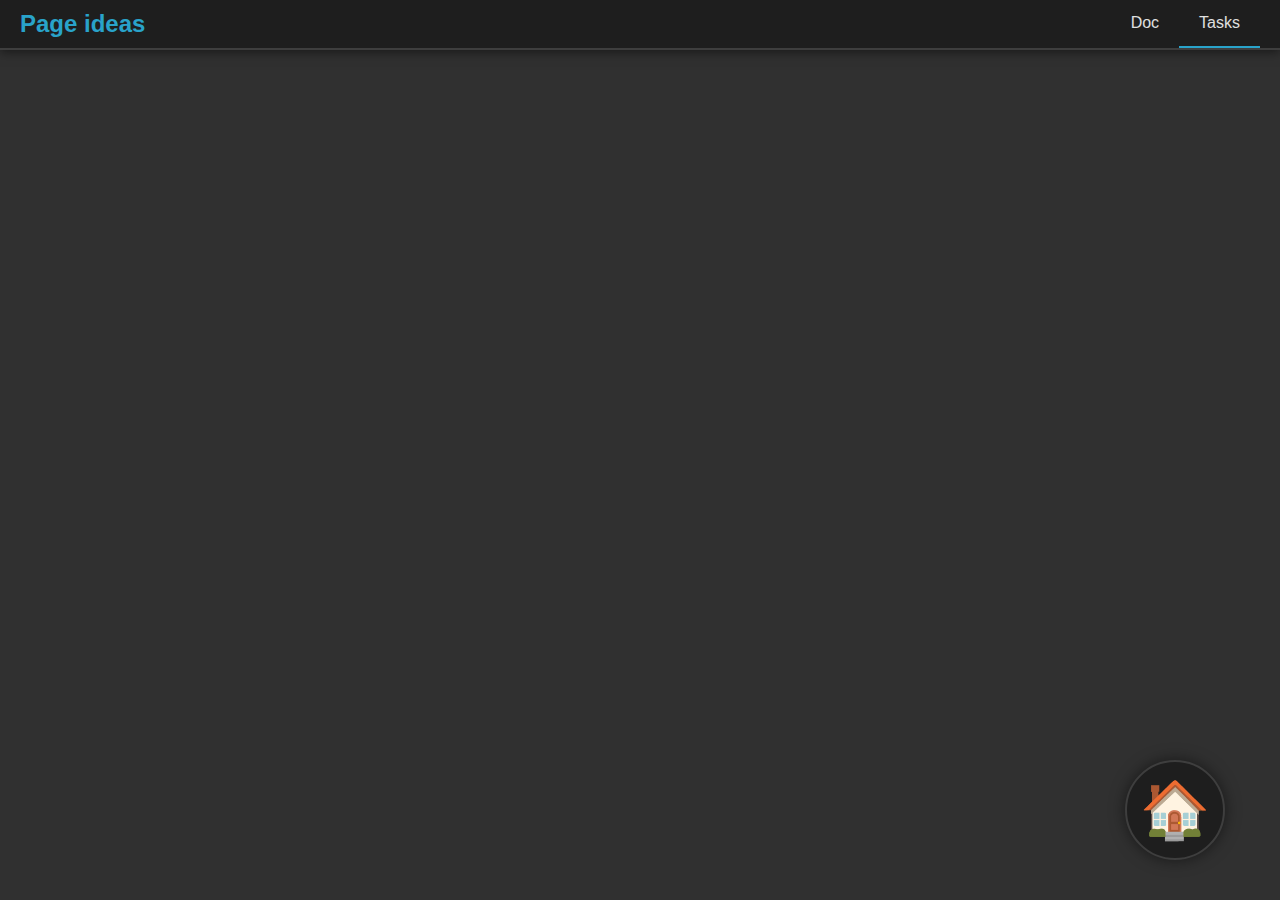
<file: pages/page_ideas/tasks/index.html>
<!DOCTYPE html>
<html lang="en">
<head>
        <meta charset="UTF-8">
    <!--<title> - My Webpage</title>-->
    <link rel="stylesheet" href="/styles/base.css" />

    <link rel="stylesheet" href="/styles/page.css" />

    <link rel="stylesheet" href="/styles/highlight.min.css">
    <script src="/scripts/highlight.min.js"></script>
    <script>hljs.highlightAll();</script>
</head>
<body>
    <nav class="top-nav">
        <div class="nav-item title">Page ideas</div>
        <div class="nav-item tabs">
            <a id="tab-doc" class="tab " href="/pages\page_ideas\doc">Doc</a>
            <a id="tab-tasks" class="tab active" href="/pages\page_ideas\tasks">Tasks</a>
        </div>
    </nav>

    <div class="view">
    <div id="task-view">
    </div>
    </div>

    <div id="home-button" class="ui-button">
        🏠
        <a href="/"></a>
    </div>
</body>
</html>
</file>
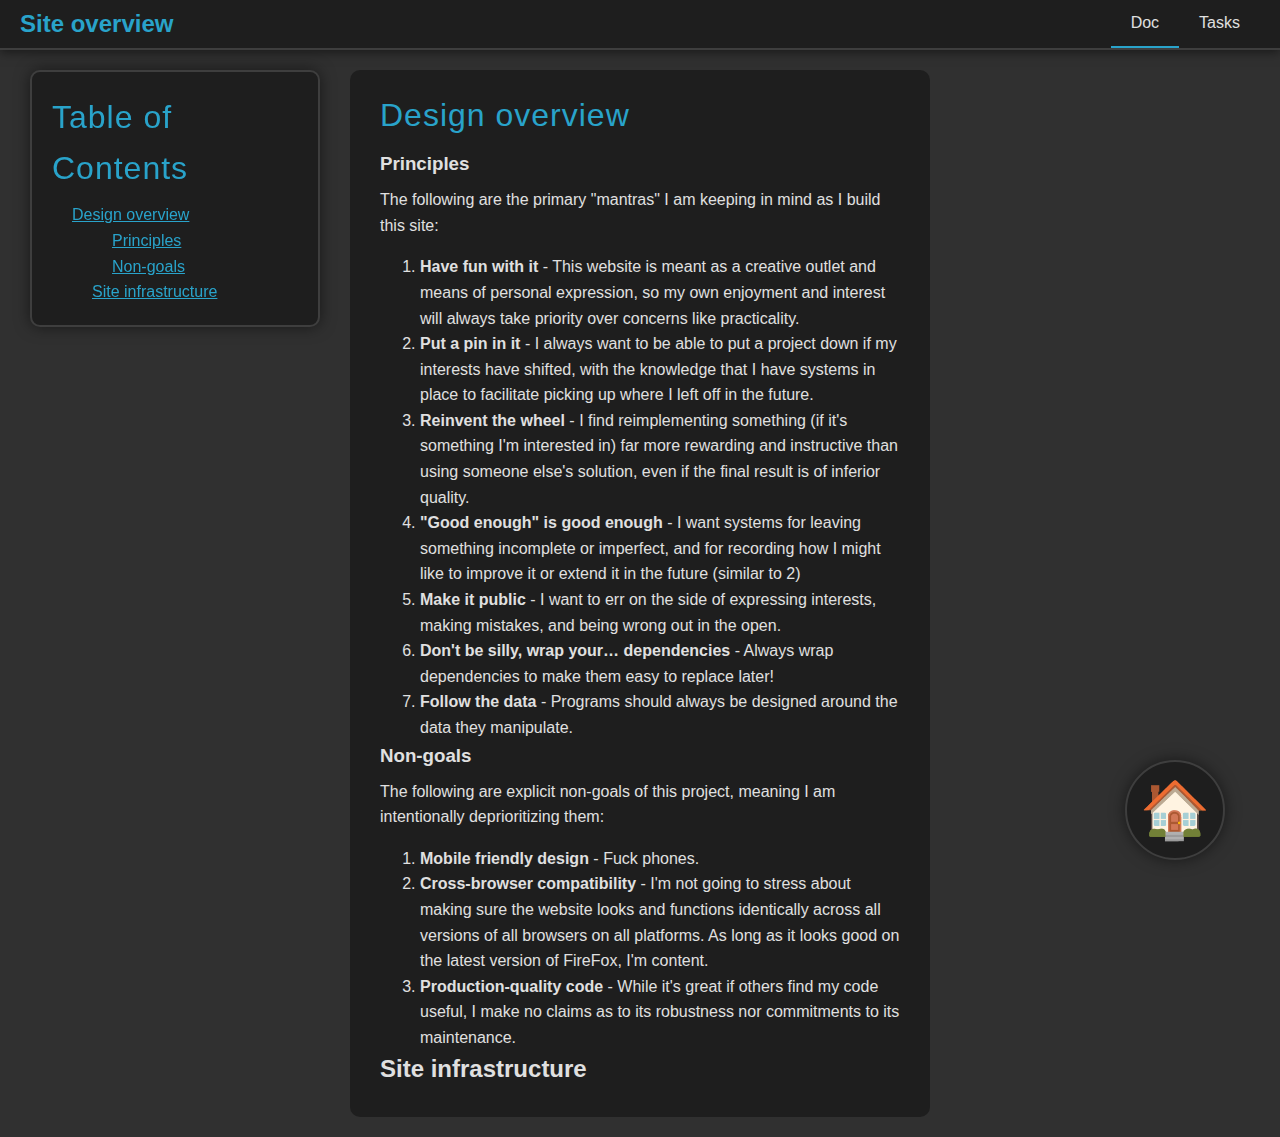
<file: pages/site_overview/doc/index.html>
<!DOCTYPE html>
<html lang="en">
<head>
        <meta charset="UTF-8">
    <!--<title> - My Webpage</title>-->
    <link rel="stylesheet" href="/styles/base.css" />

    <link rel="stylesheet" href="/styles/page.css" />

    <link rel="stylesheet" href="/styles/highlight.min.css">
    <script src="/scripts/highlight.min.js"></script>
    <script>hljs.highlightAll();</script>
</head>
<body>
    <nav class="top-nav">
        <div class="nav-item title">Site overview</div>
        <div class="nav-item tabs">
            <a id="tab-doc" class="tab active" href="/pages\site_overview\doc">Doc</a>
            <a id="tab-tasks" class="tab " href="/pages\site_overview\tasks">Tasks</a>
        </div>
    </nav>

    <div class="view">
    <div id="doc-view">
        <div class="table-of-contents">
            <h1>Table of Contents</h1><ul><li><a href="#design-overview">Design overview</a><ul><li><ul><li><a href="#principles">Principles</a></li><li><a href="#non-goals">Non-goals</a></li></ul></li><li><a href="#site-infrastructure">Site infrastructure</a></li></ul></li></ul>
        </div>

        <div class="content">
            <h1 id="design-overview">Design overview</h1><h3 id="principles">Principles</h3><p>The following are the primary "mantras" I am keeping in mind as I build this site:</p><ol><li><strong>Have fun with it</strong> - This website is meant as a creative outlet and means of personal expression, so my own enjoyment and interest will always take priority over concerns like practicality.</li><li><strong>Put a pin in it</strong> - I always want to be able to put a project down if my interests have shifted, with the knowledge that I have systems in place to facilitate picking up where I left off in the future.</li><li><strong>Reinvent the wheel</strong> - I find reimplementing something (if it's something I'm interested in) far more rewarding and instructive than using someone else's solution, even if the final result is of inferior quality.</li><li><strong>"Good enough" is good enough</strong> - I want systems for leaving something incomplete or imperfect, and for recording how I might like to improve it or extend it in the future (similar to 2)</li><li><strong>Make it public</strong> - I want to err on the side of expressing interests, making mistakes, and being wrong out in the open.</li><li><strong>Don't be silly, wrap your… dependencies</strong> - Always wrap dependencies to make them easy to replace later!</li><li><strong>Follow the data</strong> - Programs should always be designed around the data they manipulate.</li></ol><h3 id="non-goals">Non-goals</h3><p>The following are explicit non-goals of this project, meaning I am intentionally deprioritizing them:</p><ol><li><strong>Mobile friendly design</strong> - Fuck phones.</li><li><strong>Cross-browser compatibility</strong> - I'm not going to stress about making sure the website looks and functions identically across all versions of all browsers on all platforms. As long as it looks good on the latest version of FireFox, I'm content.</li><li><strong>Production-quality code</strong> - While it's great if others find my code useful, I make no claims as to its robustness nor commitments to its maintenance.</li></ol><h2 id="site-infrastructure">Site infrastructure</h2>
        </div>
    </div>
    </div>

    <div id="home-button" class="ui-button">
        🏠
        <a href="/"></a>
    </div>
</body>
</html>
</file>
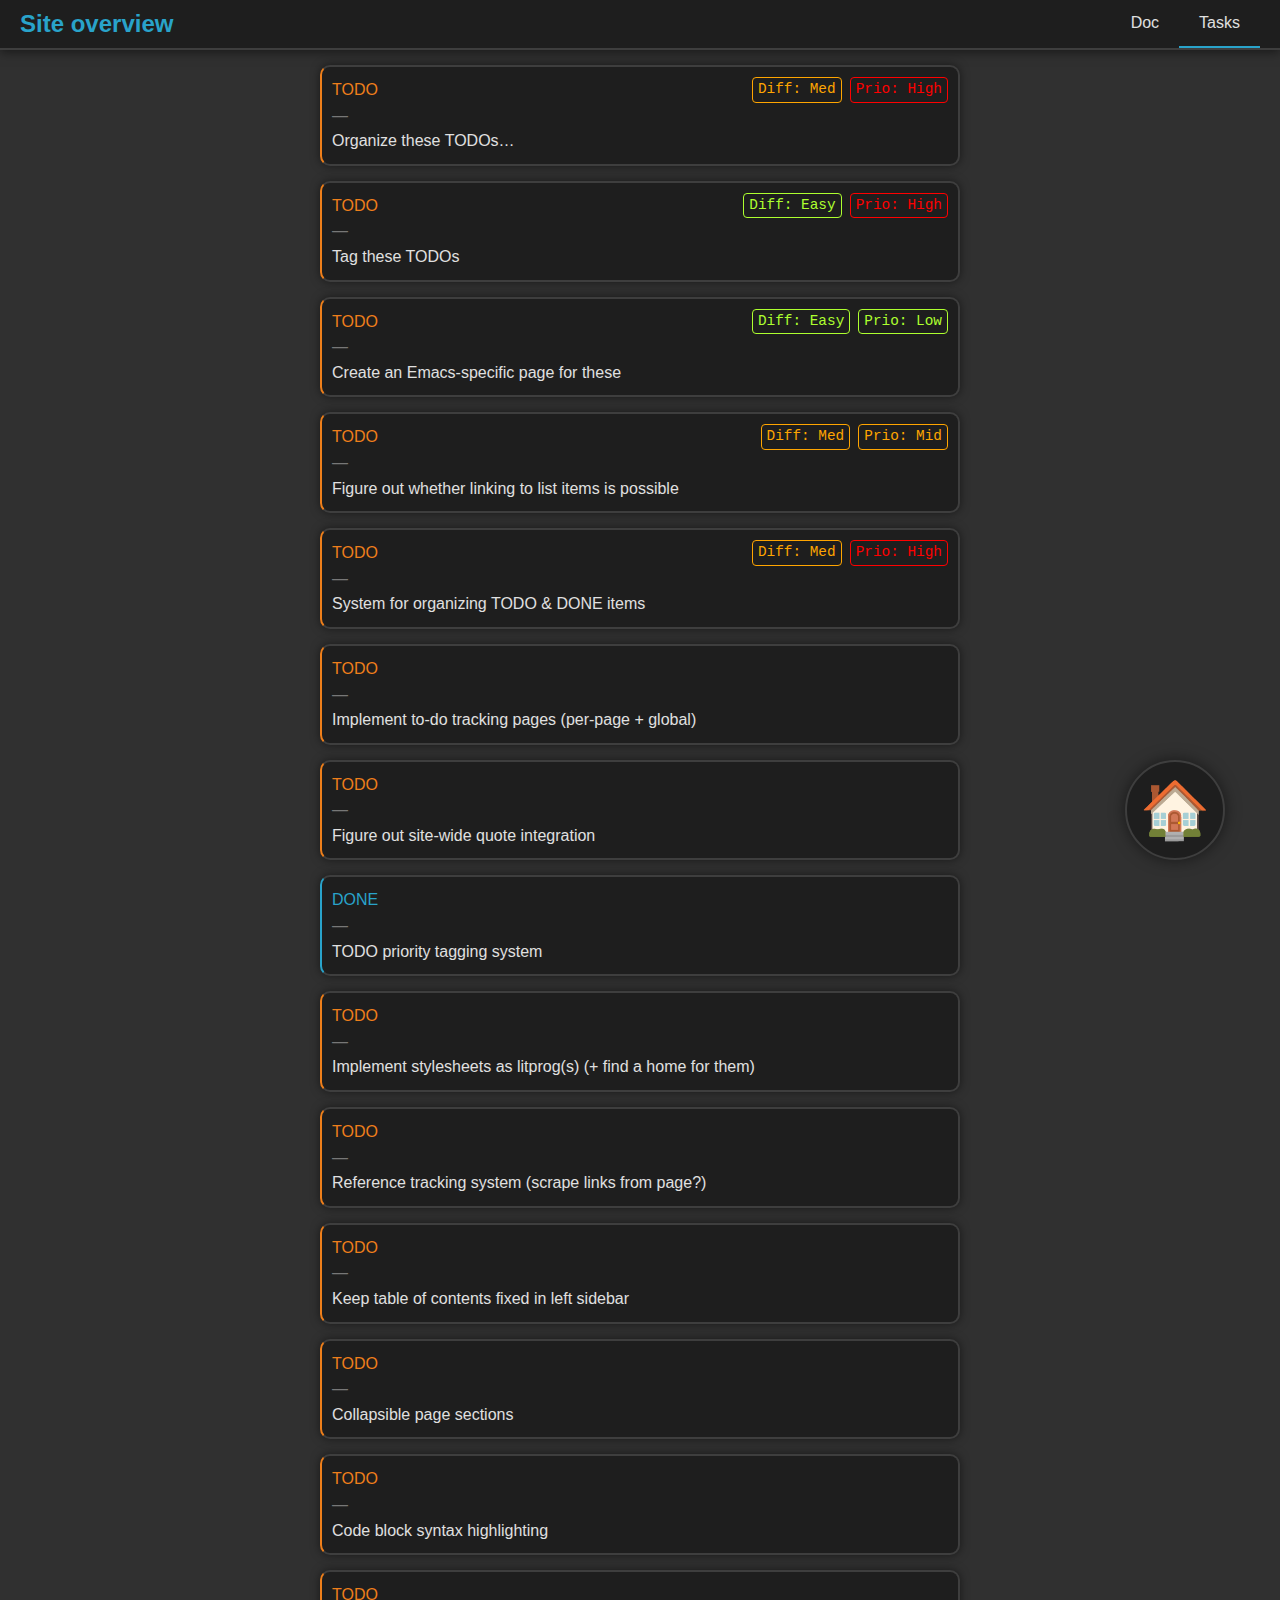
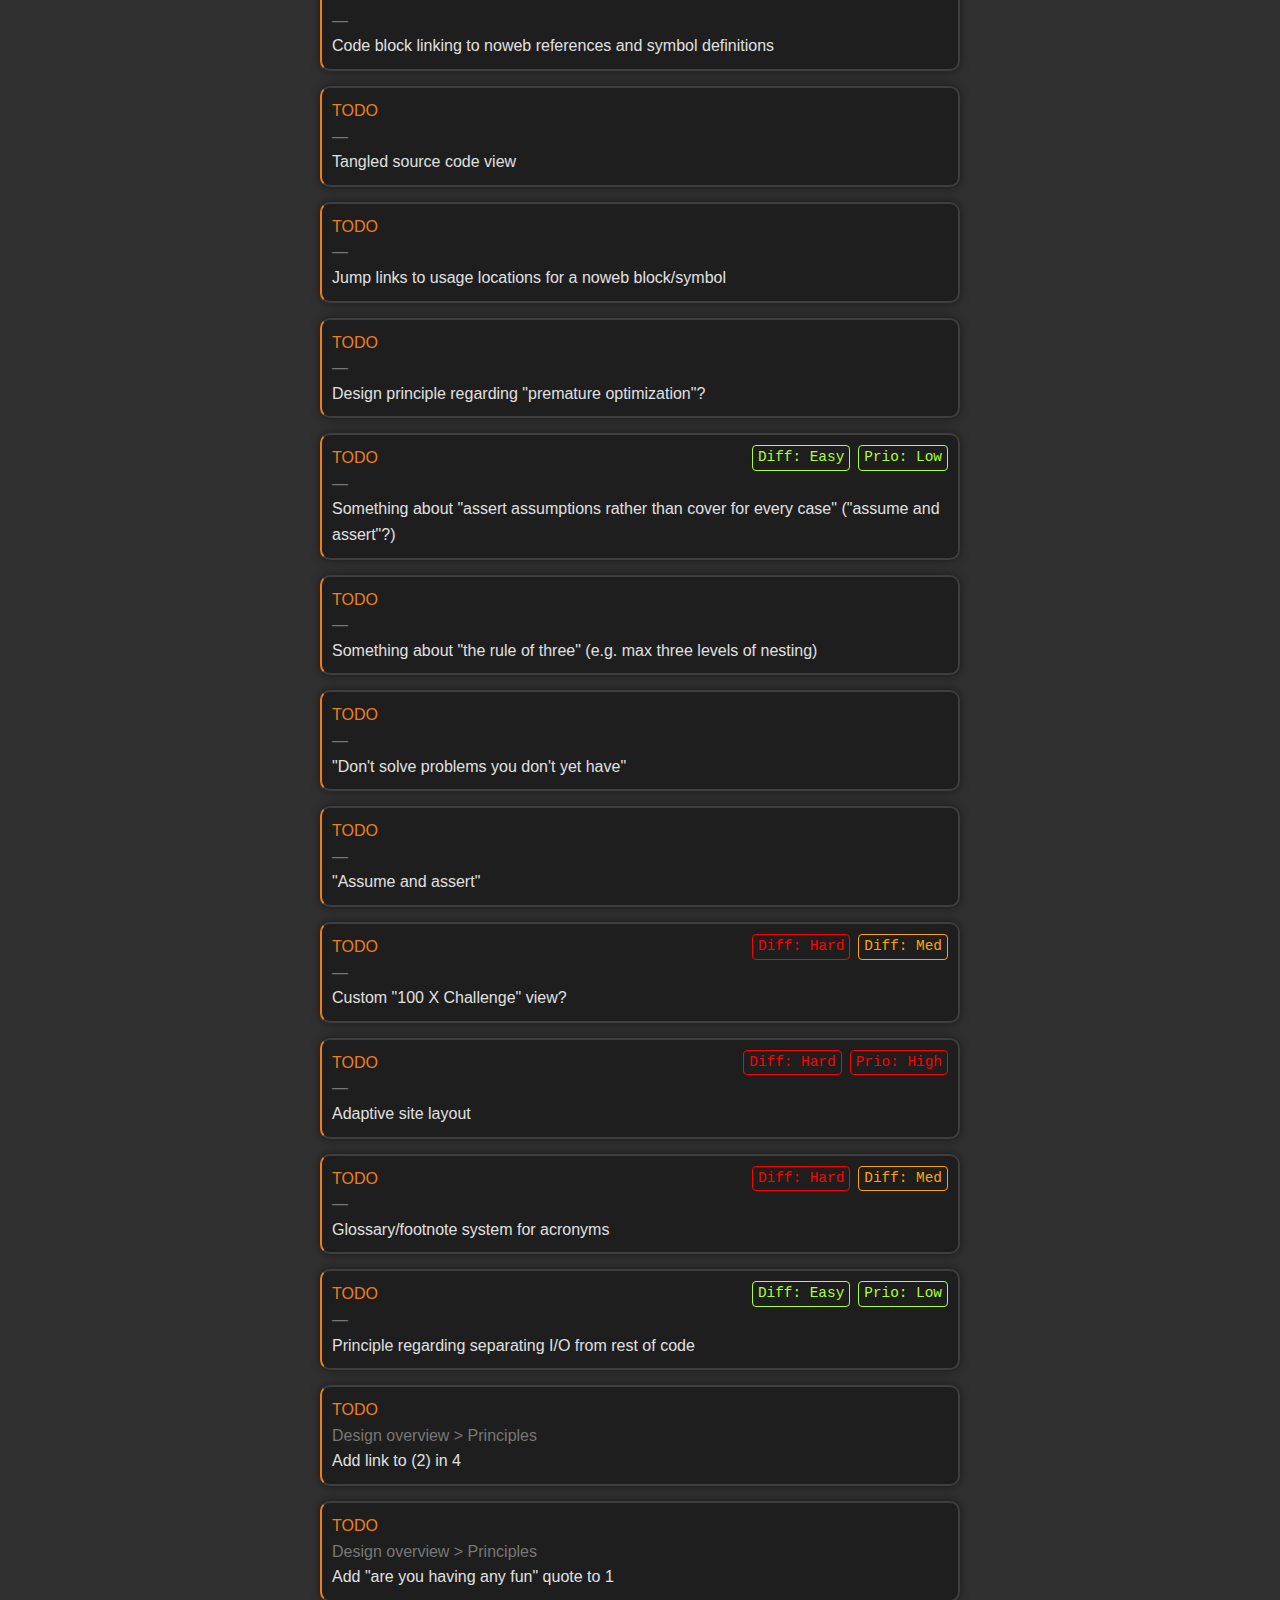
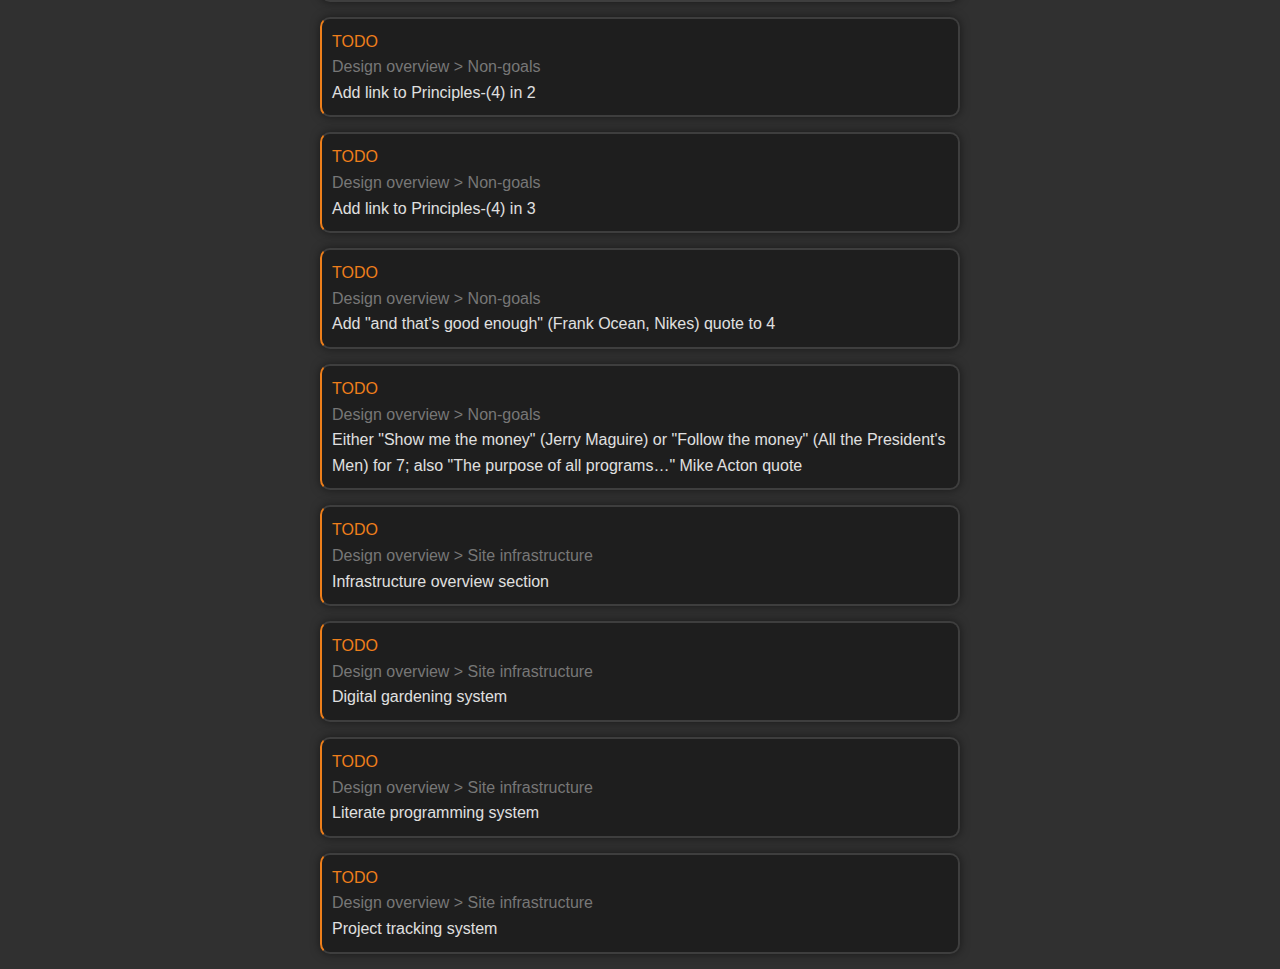
<file: pages/site_overview/tasks/index.html>
<!DOCTYPE html>
<html lang="en">
<head>
        <meta charset="UTF-8">
    <!--<title> - My Webpage</title>-->
    <link rel="stylesheet" href="/styles/base.css" />

    <link rel="stylesheet" href="/styles/page.css" />

    <link rel="stylesheet" href="/styles/highlight.min.css">
    <script src="/scripts/highlight.min.js"></script>
    <script>hljs.highlightAll();</script>
</head>
<body>
    <nav class="top-nav">
        <div class="nav-item title">Site overview</div>
        <div class="nav-item tabs">
            <a id="tab-doc" class="tab " href="/pages\site_overview\doc">Doc</a>
            <a id="tab-tasks" class="tab active" href="/pages\site_overview\tasks">Tasks</a>
        </div>
    </nav>

    <div class="view">
    <div id="task-view">
        <div class="task todo">
            <div class="task-header">
                <div class="task-state">TODO</div>
                <div class="task-tags">
                    <span class="task-tag med">Diff: Med</span>
                    <span class="task-tag high">Prio: High</span>
                </div>
            </div>
            <div class="task-section">—</div>
            <div class="task-desc">Organize these TODOs…</div>
        </div>
        <div class="task todo">
            <div class="task-header">
                <div class="task-state">TODO</div>
                <div class="task-tags">
                    <span class="task-tag easy">Diff: Easy</span>
                    <span class="task-tag high">Prio: High</span>
                </div>
            </div>
            <div class="task-section">—</div>
            <div class="task-desc">Tag these TODOs</div>
        </div>
        <div class="task todo">
            <div class="task-header">
                <div class="task-state">TODO</div>
                <div class="task-tags">
                    <span class="task-tag easy">Diff: Easy</span>
                    <span class="task-tag low">Prio: Low</span>
                </div>
            </div>
            <div class="task-section">—</div>
            <div class="task-desc">Create an Emacs-specific page for these</div>
        </div>
        <div class="task todo">
            <div class="task-header">
                <div class="task-state">TODO</div>
                <div class="task-tags">
                    <span class="task-tag med">Diff: Med</span>
                    <span class="task-tag mid">Prio: Mid</span>
                </div>
            </div>
            <div class="task-section">—</div>
            <div class="task-desc">Figure out whether linking to list items is possible</div>
        </div>
        <div class="task todo">
            <div class="task-header">
                <div class="task-state">TODO</div>
                <div class="task-tags">
                    <span class="task-tag med">Diff: Med</span>
                    <span class="task-tag high">Prio: High</span>
                </div>
            </div>
            <div class="task-section">—</div>
            <div class="task-desc">System for organizing TODO & DONE items</div>
        </div>
        <div class="task todo">
            <div class="task-header">
                <div class="task-state">TODO</div>
                <div class="task-tags">
                </div>
            </div>
            <div class="task-section">—</div>
            <div class="task-desc">Implement to-do tracking pages (per-page + global)</div>
        </div>
        <div class="task todo">
            <div class="task-header">
                <div class="task-state">TODO</div>
                <div class="task-tags">
                </div>
            </div>
            <div class="task-section">—</div>
            <div class="task-desc">Figure out site-wide quote integration</div>
        </div>
        <div class="task done">
            <div class="task-header">
                <div class="task-state">DONE</div>
                <div class="task-tags">
                </div>
            </div>
            <div class="task-section">—</div>
            <div class="task-desc">TODO priority tagging system</div>
        </div>
        <div class="task todo">
            <div class="task-header">
                <div class="task-state">TODO</div>
                <div class="task-tags">
                </div>
            </div>
            <div class="task-section">—</div>
            <div class="task-desc">Implement stylesheets as litprog(s) (+ find a home for them)</div>
        </div>
        <div class="task todo">
            <div class="task-header">
                <div class="task-state">TODO</div>
                <div class="task-tags">
                </div>
            </div>
            <div class="task-section">—</div>
            <div class="task-desc">Reference tracking system (scrape links from page?)</div>
        </div>
        <div class="task todo">
            <div class="task-header">
                <div class="task-state">TODO</div>
                <div class="task-tags">
                </div>
            </div>
            <div class="task-section">—</div>
            <div class="task-desc">Keep table of contents fixed in left sidebar</div>
        </div>
        <div class="task todo">
            <div class="task-header">
                <div class="task-state">TODO</div>
                <div class="task-tags">
                </div>
            </div>
            <div class="task-section">—</div>
            <div class="task-desc">Collapsible page sections</div>
        </div>
        <div class="task todo">
            <div class="task-header">
                <div class="task-state">TODO</div>
                <div class="task-tags">
                </div>
            </div>
            <div class="task-section">—</div>
            <div class="task-desc">Code block syntax highlighting</div>
        </div>
        <div class="task todo">
            <div class="task-header">
                <div class="task-state">TODO</div>
                <div class="task-tags">
                </div>
            </div>
            <div class="task-section">—</div>
            <div class="task-desc">Code block linking to noweb references and symbol definitions</div>
        </div>
        <div class="task todo">
            <div class="task-header">
                <div class="task-state">TODO</div>
                <div class="task-tags">
                </div>
            </div>
            <div class="task-section">—</div>
            <div class="task-desc">Tangled source code view</div>
        </div>
        <div class="task todo">
            <div class="task-header">
                <div class="task-state">TODO</div>
                <div class="task-tags">
                </div>
            </div>
            <div class="task-section">—</div>
            <div class="task-desc">Jump links to usage locations for a noweb block/symbol</div>
        </div>
        <div class="task todo">
            <div class="task-header">
                <div class="task-state">TODO</div>
                <div class="task-tags">
                </div>
            </div>
            <div class="task-section">—</div>
            <div class="task-desc">Design principle regarding "premature optimization"?</div>
        </div>
        <div class="task todo">
            <div class="task-header">
                <div class="task-state">TODO</div>
                <div class="task-tags">
                    <span class="task-tag easy">Diff: Easy</span>
                    <span class="task-tag low">Prio: Low</span>
                </div>
            </div>
            <div class="task-section">—</div>
            <div class="task-desc">Something about "assert assumptions rather than cover for every case" ("assume and assert"?)</div>
        </div>
        <div class="task todo">
            <div class="task-header">
                <div class="task-state">TODO</div>
                <div class="task-tags">
                </div>
            </div>
            <div class="task-section">—</div>
            <div class="task-desc">Something about "the rule of three" (e.g. max three levels of nesting)</div>
        </div>
        <div class="task todo">
            <div class="task-header">
                <div class="task-state">TODO</div>
                <div class="task-tags">
                </div>
            </div>
            <div class="task-section">—</div>
            <div class="task-desc">"Don't solve problems you don't yet have"</div>
        </div>
        <div class="task todo">
            <div class="task-header">
                <div class="task-state">TODO</div>
                <div class="task-tags">
                </div>
            </div>
            <div class="task-section">—</div>
            <div class="task-desc">"Assume and assert"</div>
        </div>
        <div class="task todo">
            <div class="task-header">
                <div class="task-state">TODO</div>
                <div class="task-tags">
                    <span class="task-tag hard">Diff: Hard</span>
                    <span class="task-tag med">Diff: Med</span>
                </div>
            </div>
            <div class="task-section">—</div>
            <div class="task-desc">Custom "100 X Challenge" view?</div>
        </div>
        <div class="task todo">
            <div class="task-header">
                <div class="task-state">TODO</div>
                <div class="task-tags">
                    <span class="task-tag hard">Diff: Hard</span>
                    <span class="task-tag high">Prio: High</span>
                </div>
            </div>
            <div class="task-section">—</div>
            <div class="task-desc">Adaptive site layout</div>
        </div>
        <div class="task todo">
            <div class="task-header">
                <div class="task-state">TODO</div>
                <div class="task-tags">
                    <span class="task-tag hard">Diff: Hard</span>
                    <span class="task-tag med">Diff: Med</span>
                </div>
            </div>
            <div class="task-section">—</div>
            <div class="task-desc">Glossary/footnote system for acronyms</div>
        </div>
        <div class="task todo">
            <div class="task-header">
                <div class="task-state">TODO</div>
                <div class="task-tags">
                    <span class="task-tag easy">Diff: Easy</span>
                    <span class="task-tag low">Prio: Low</span>
                </div>
            </div>
            <div class="task-section">—</div>
            <div class="task-desc">Principle regarding separating I/O from rest of code</div>
        </div>
        <div class="task todo">
            <div class="task-header">
                <div class="task-state">TODO</div>
                <div class="task-tags">
                </div>
            </div>
            <div class="task-section">Design overview > Principles</div>
            <div class="task-desc">Add link to (2) in 4</div>
        </div>
        <div class="task todo">
            <div class="task-header">
                <div class="task-state">TODO</div>
                <div class="task-tags">
                </div>
            </div>
            <div class="task-section">Design overview > Principles</div>
            <div class="task-desc">Add "are you having any fun" quote to 1</div>
        </div>
        <div class="task todo">
            <div class="task-header">
                <div class="task-state">TODO</div>
                <div class="task-tags">
                </div>
            </div>
            <div class="task-section">Design overview > Non-goals</div>
            <div class="task-desc">Add link to Principles-(4) in 2</div>
        </div>
        <div class="task todo">
            <div class="task-header">
                <div class="task-state">TODO</div>
                <div class="task-tags">
                </div>
            </div>
            <div class="task-section">Design overview > Non-goals</div>
            <div class="task-desc">Add link to Principles-(4) in 3</div>
        </div>
        <div class="task todo">
            <div class="task-header">
                <div class="task-state">TODO</div>
                <div class="task-tags">
                </div>
            </div>
            <div class="task-section">Design overview > Non-goals</div>
            <div class="task-desc">Add "and that's good enough" (Frank Ocean, Nikes) quote to 4</div>
        </div>
        <div class="task todo">
            <div class="task-header">
                <div class="task-state">TODO</div>
                <div class="task-tags">
                </div>
            </div>
            <div class="task-section">Design overview > Non-goals</div>
            <div class="task-desc">Either "Show me the money" (Jerry Maguire) or "Follow the money" (All the President's Men) for 7; also "The purpose of all programs…" Mike Acton quote</div>
        </div>
        <div class="task todo">
            <div class="task-header">
                <div class="task-state">TODO</div>
                <div class="task-tags">
                </div>
            </div>
            <div class="task-section">Design overview > Site infrastructure</div>
            <div class="task-desc">Infrastructure overview section</div>
        </div>
        <div class="task todo">
            <div class="task-header">
                <div class="task-state">TODO</div>
                <div class="task-tags">
                </div>
            </div>
            <div class="task-section">Design overview > Site infrastructure</div>
            <div class="task-desc">Digital gardening system</div>
        </div>
        <div class="task todo">
            <div class="task-header">
                <div class="task-state">TODO</div>
                <div class="task-tags">
                </div>
            </div>
            <div class="task-section">Design overview > Site infrastructure</div>
            <div class="task-desc">Literate programming system</div>
        </div>
        <div class="task todo">
            <div class="task-header">
                <div class="task-state">TODO</div>
                <div class="task-tags">
                </div>
            </div>
            <div class="task-section">Design overview > Site infrastructure</div>
            <div class="task-desc">Project tracking system</div>
        </div>
    </div>
    </div>

    <div id="home-button" class="ui-button">
        🏠
        <a href="/"></a>
    </div>
</body>
</html>
</file>
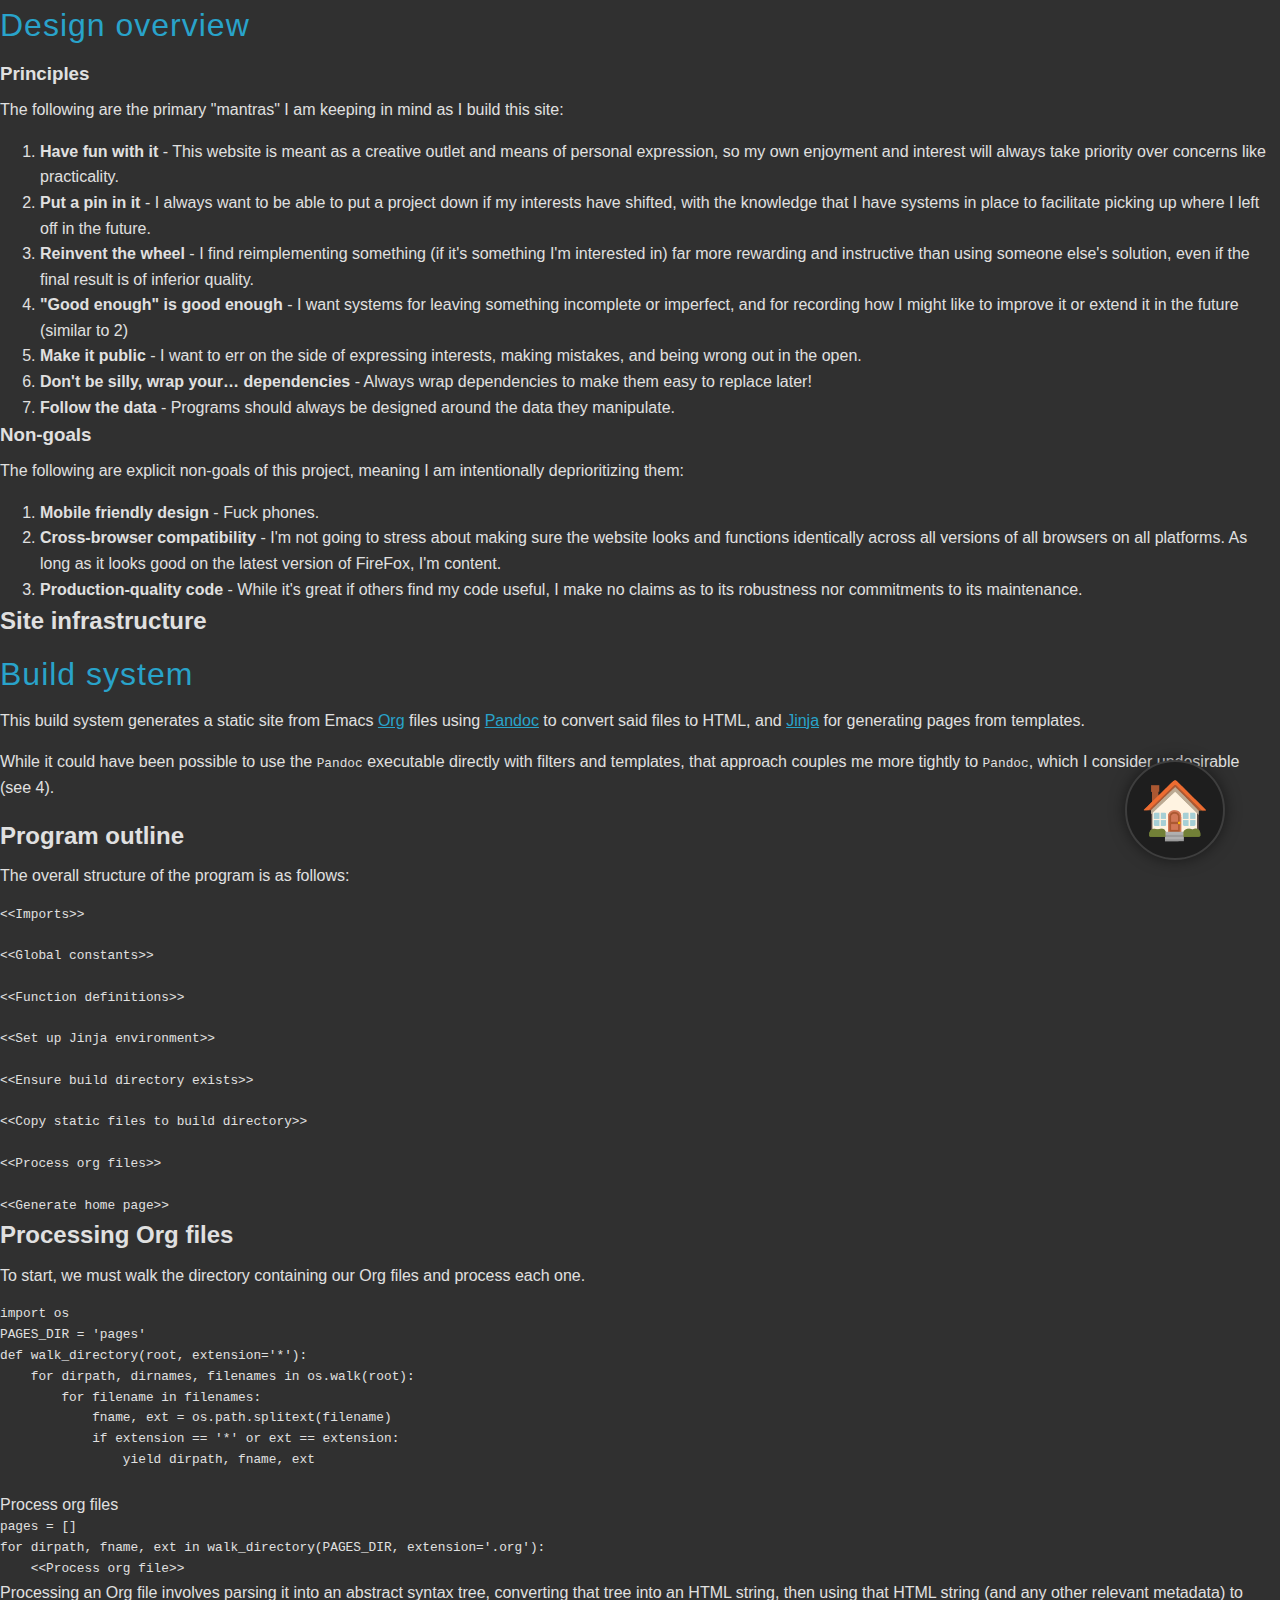
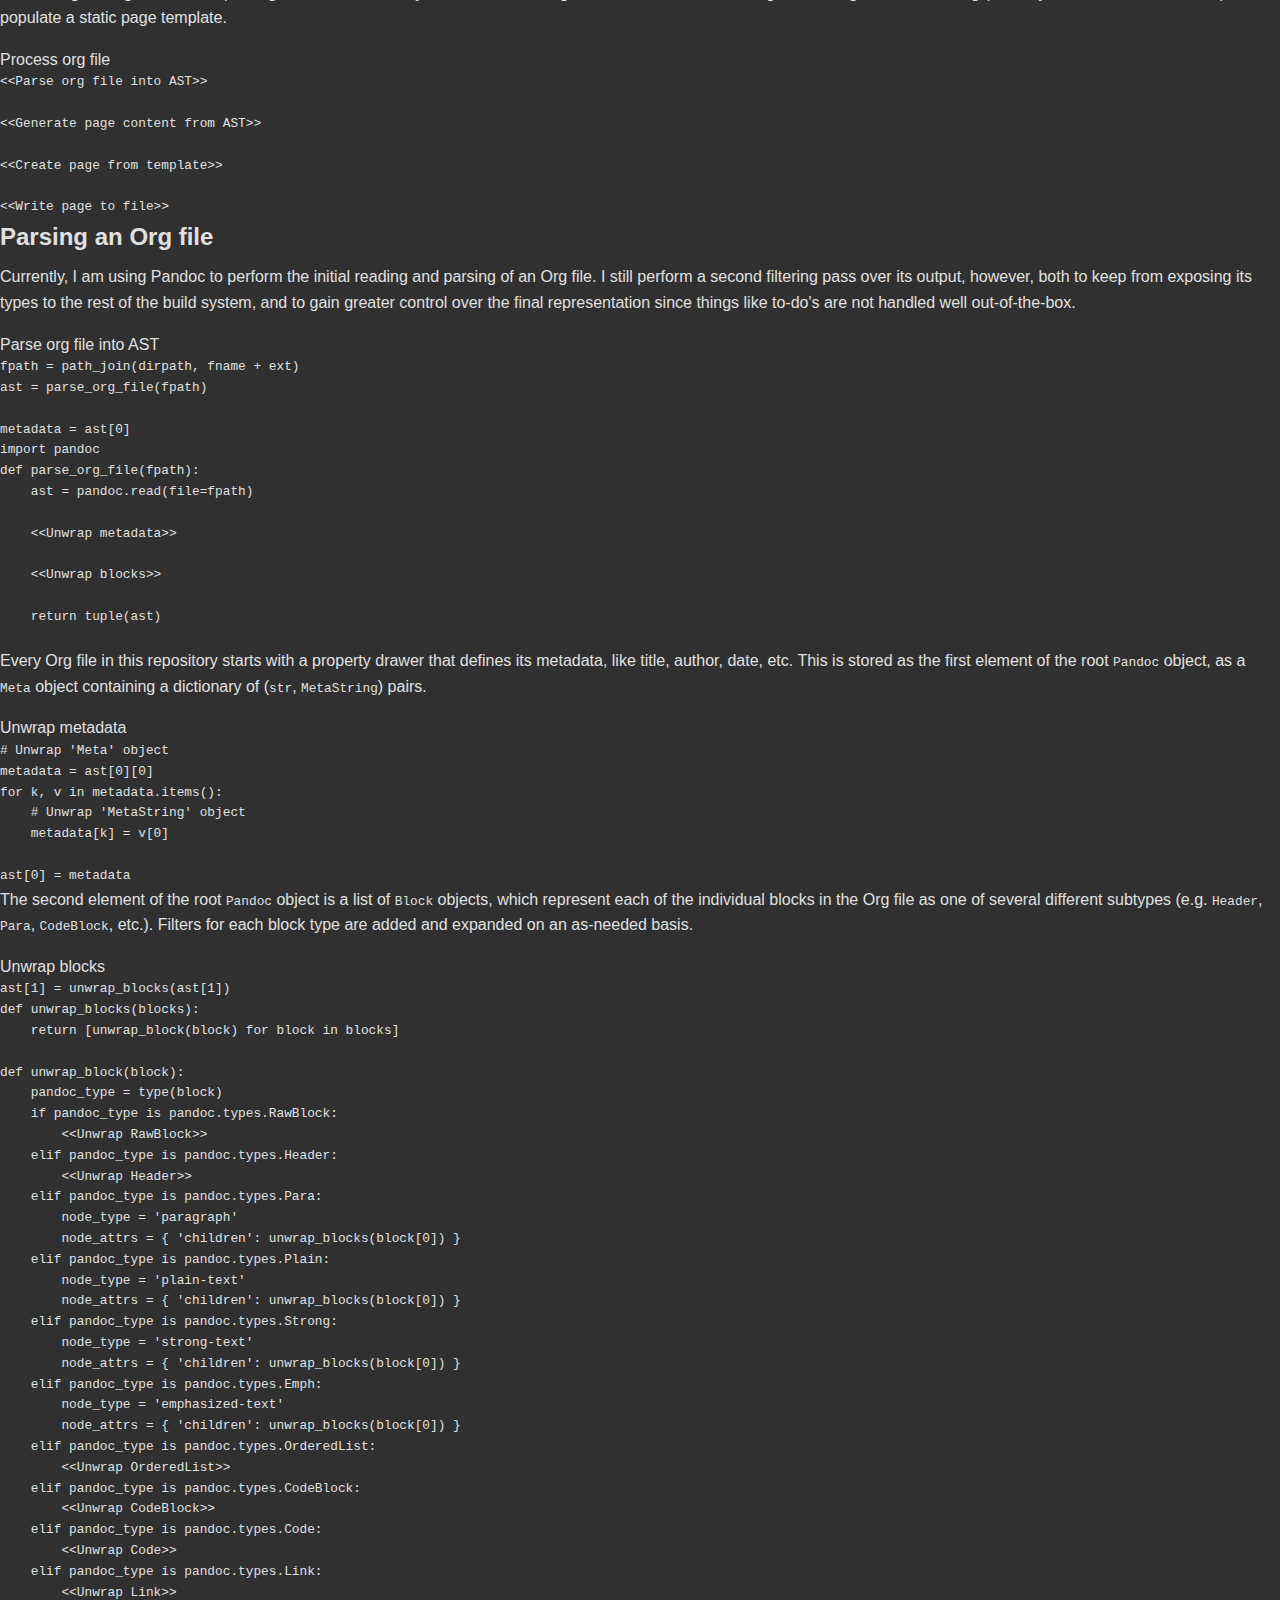
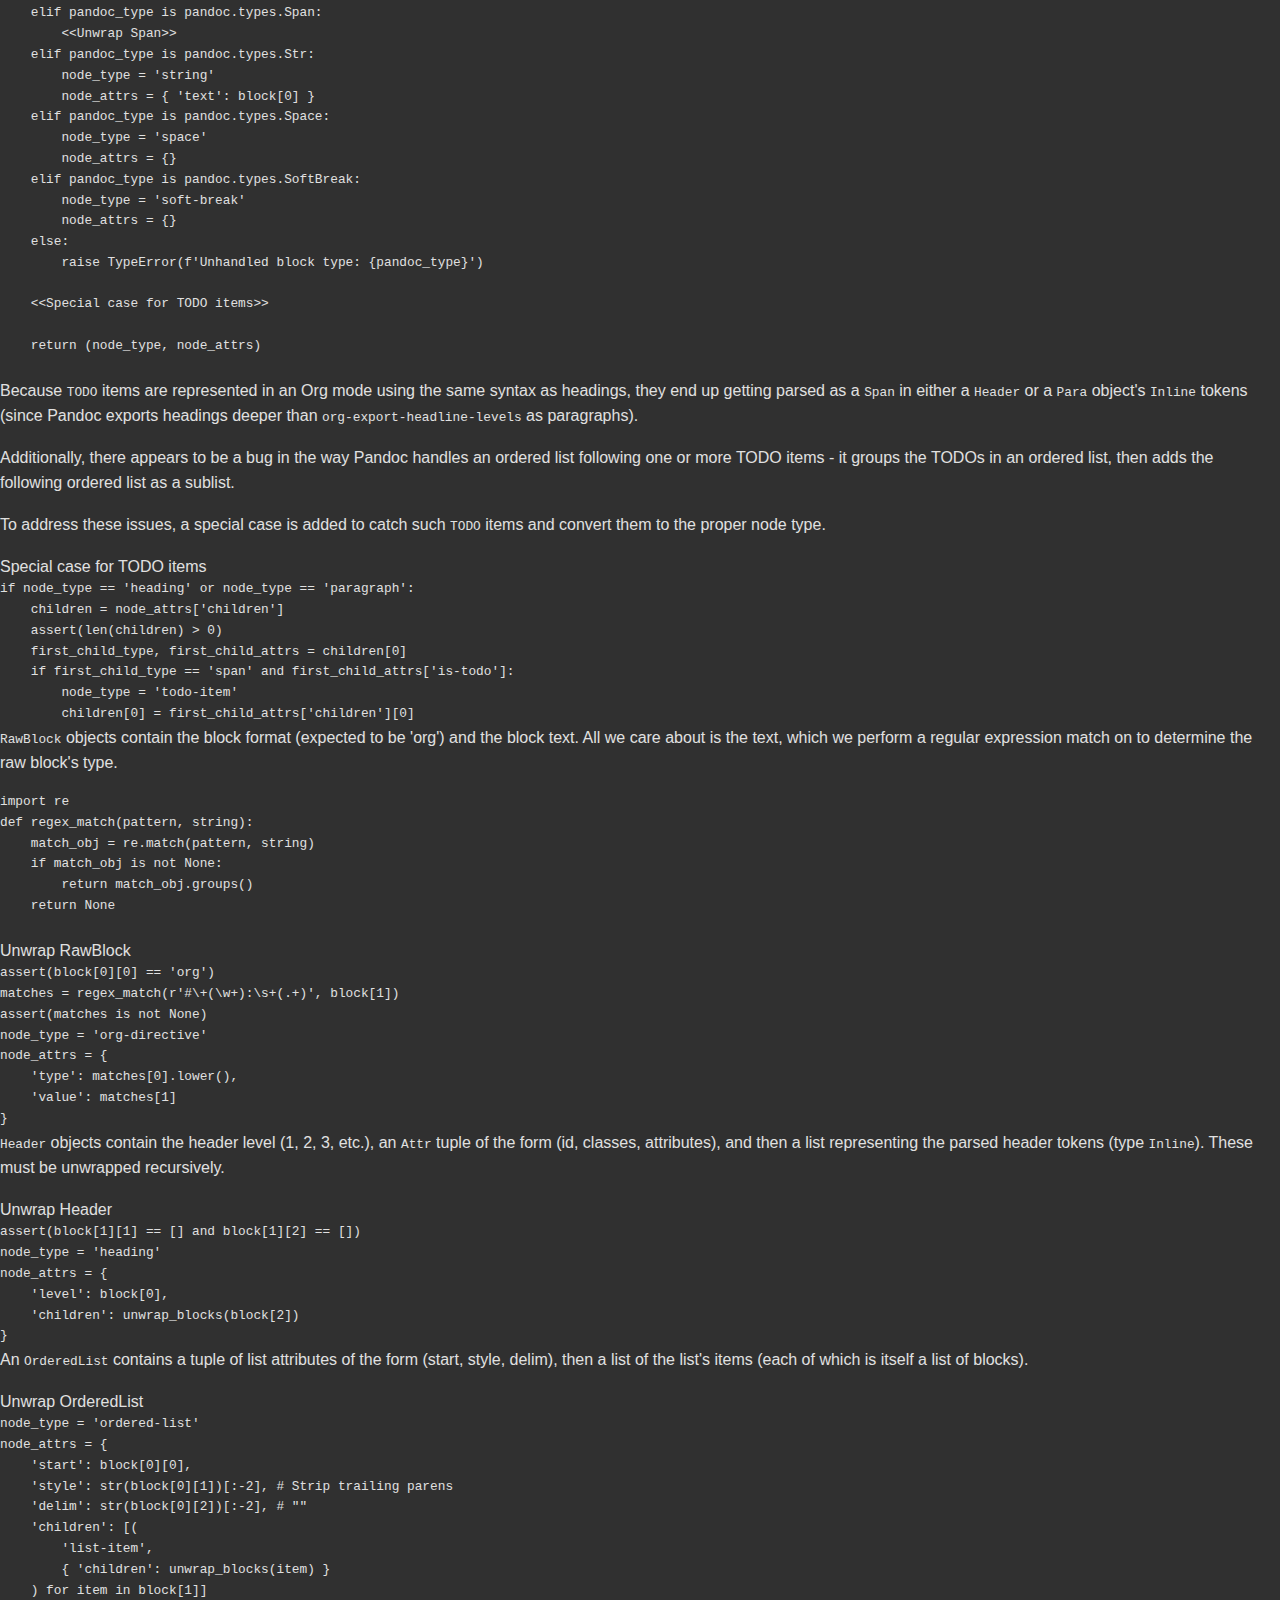
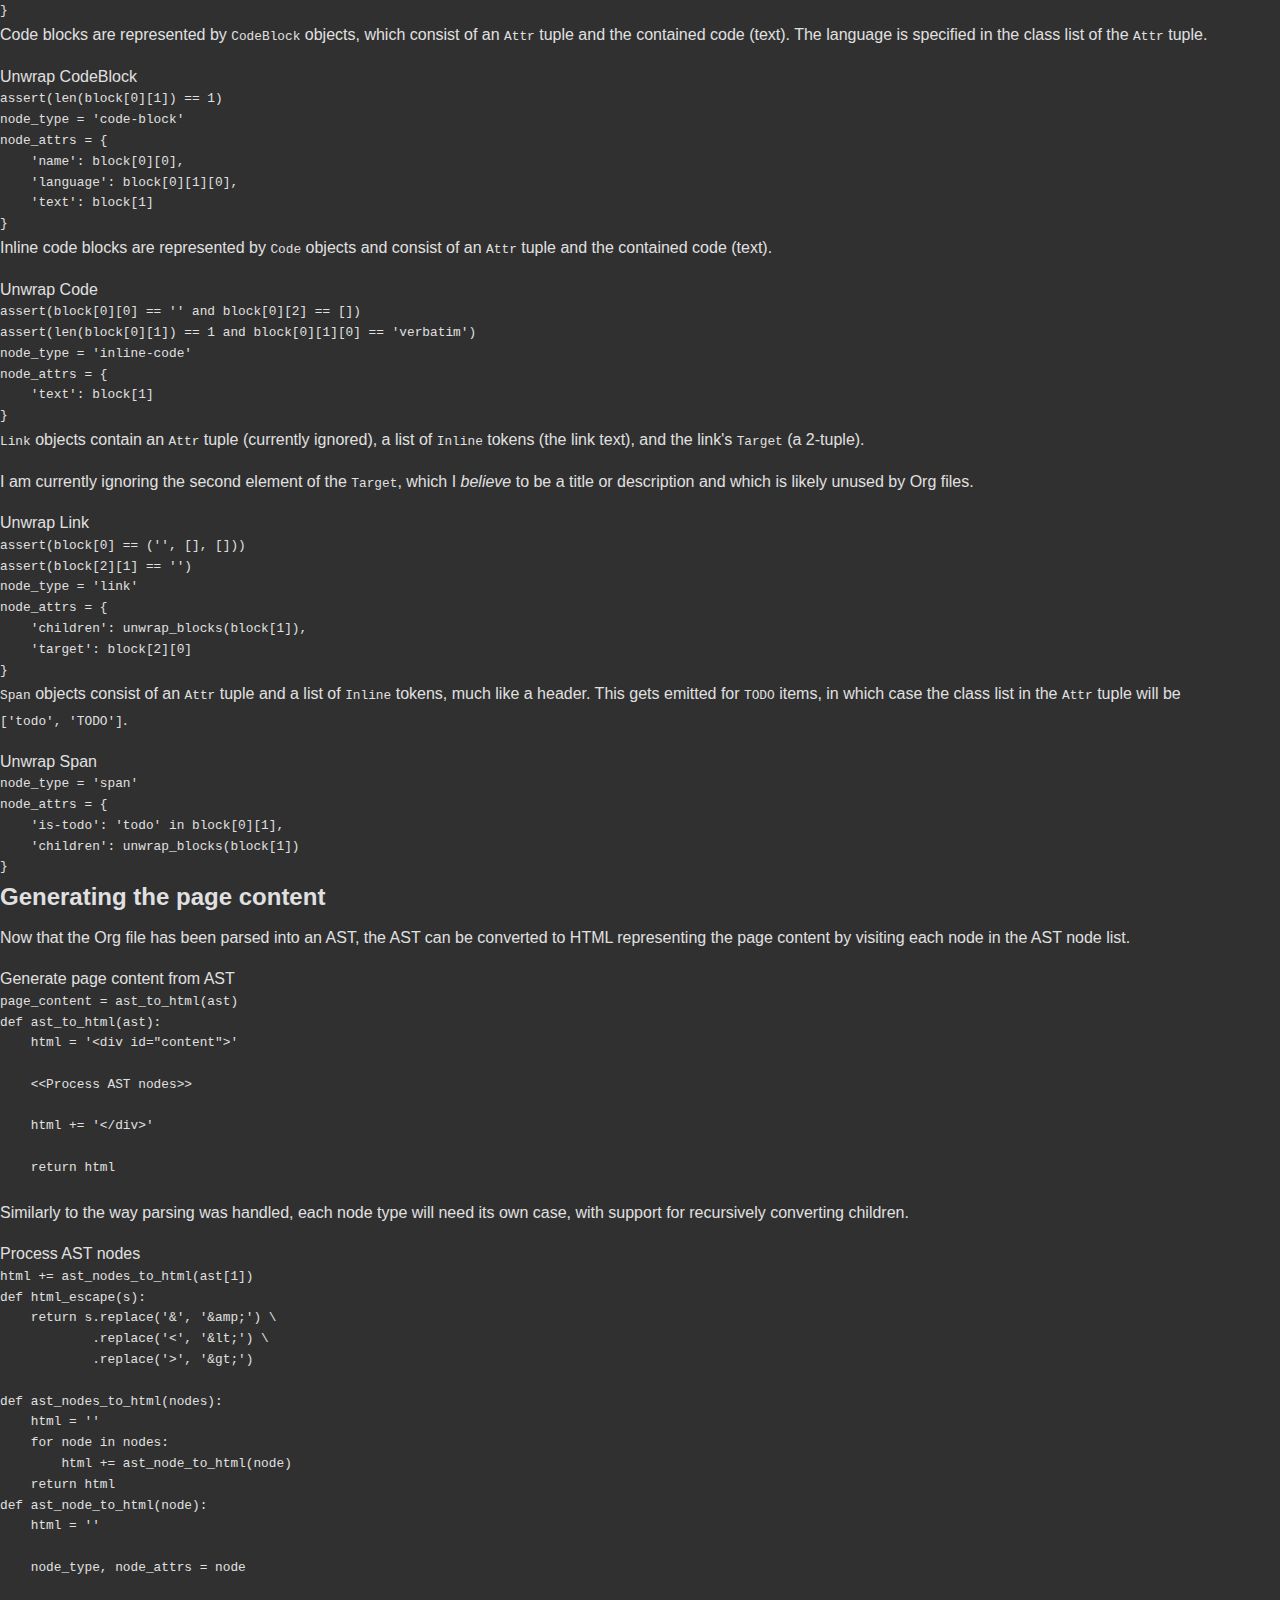
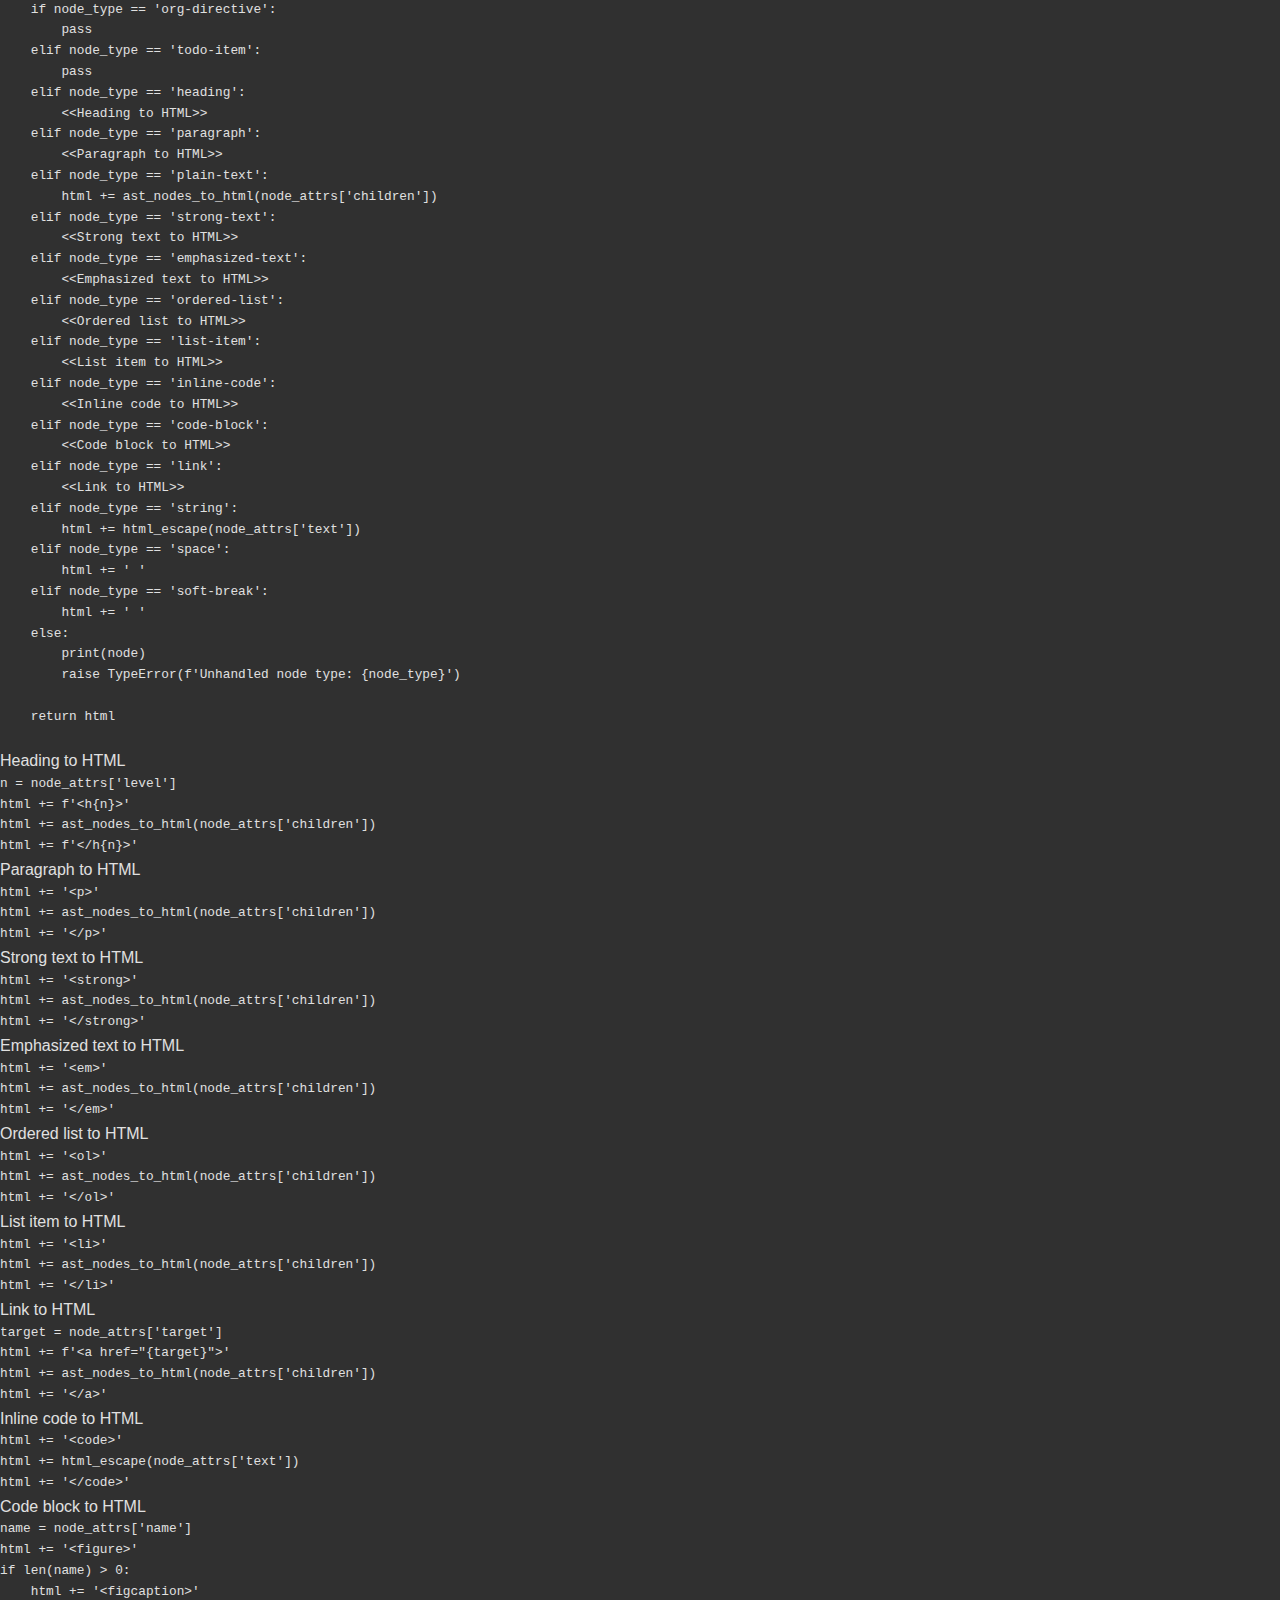
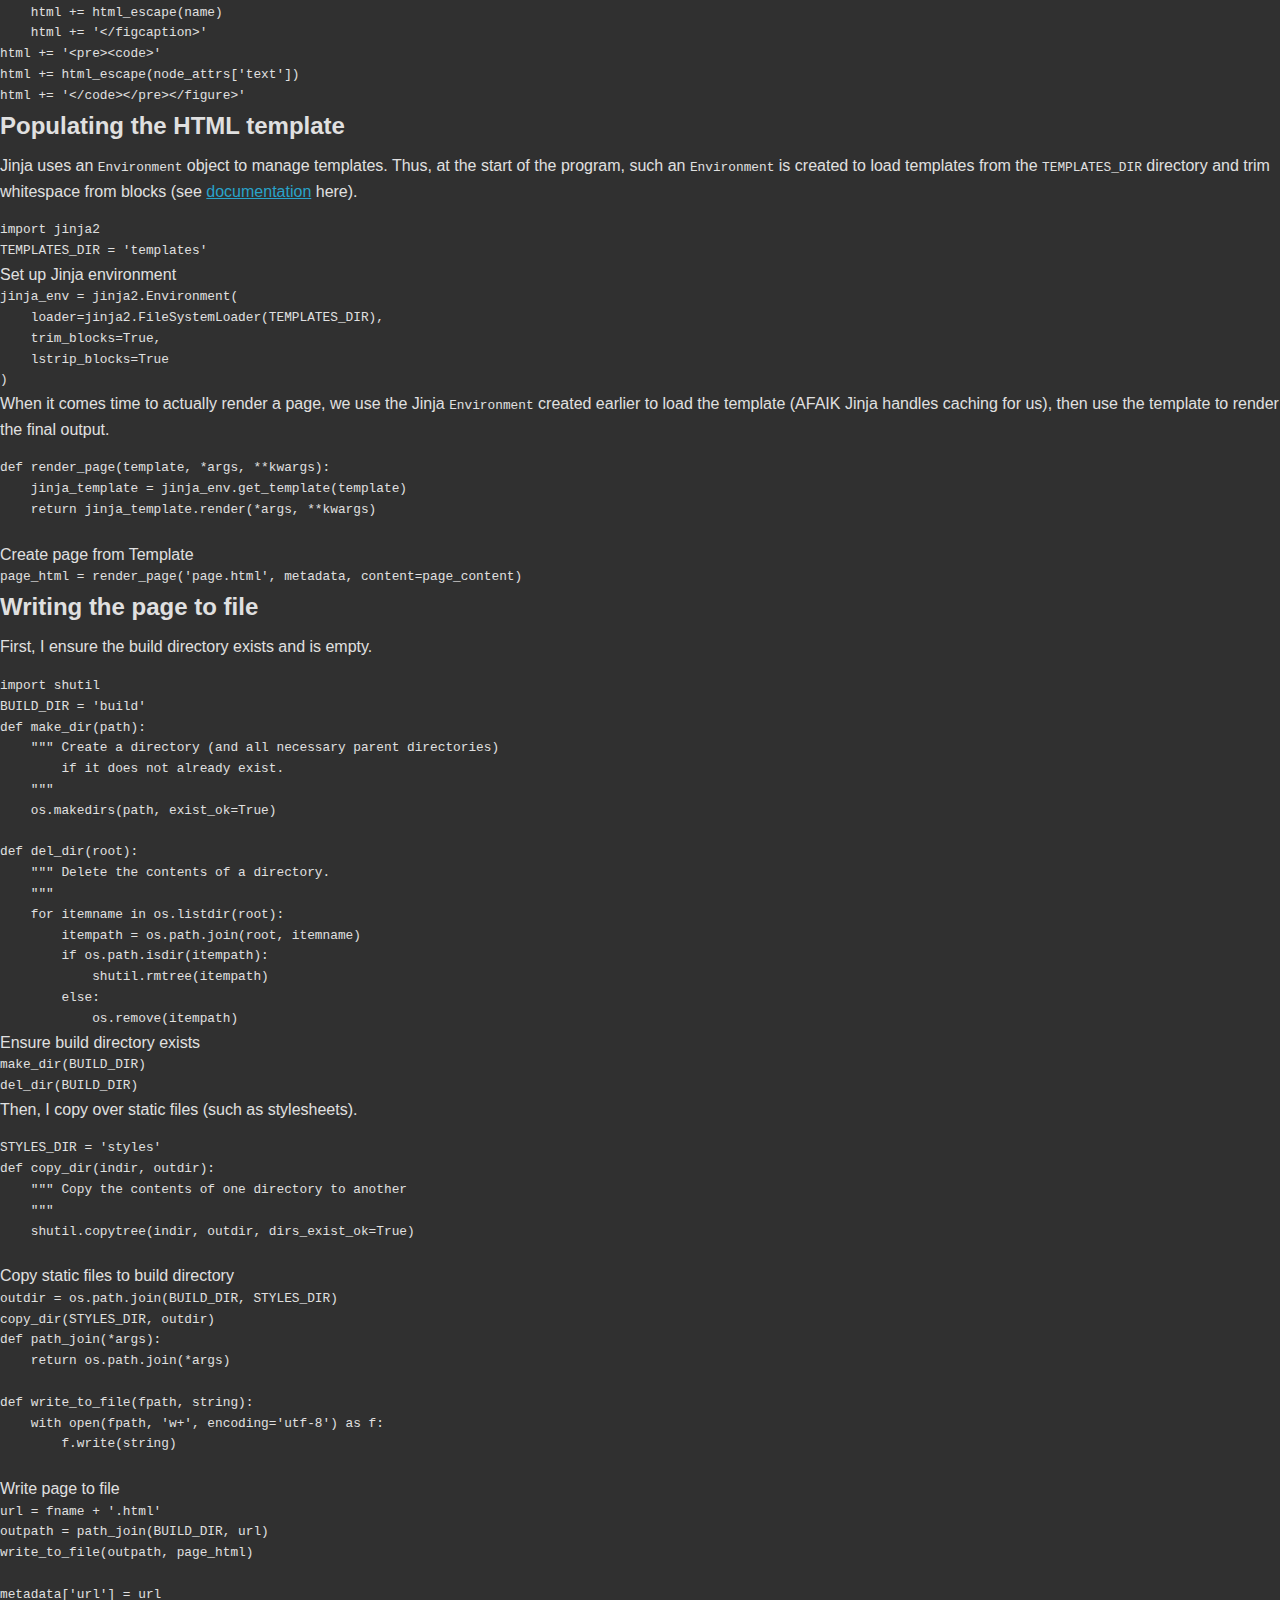
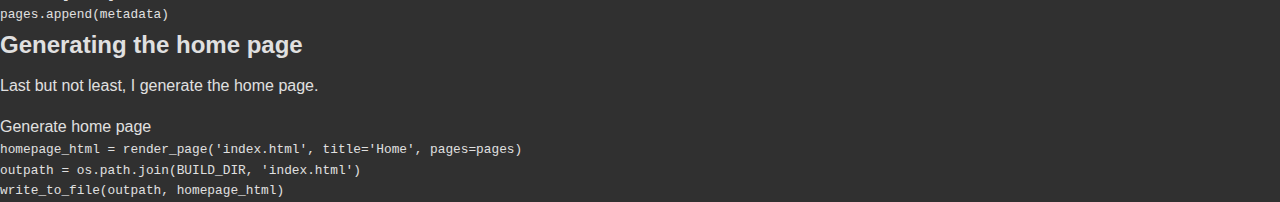
<file: render.html>
<!DOCTYPE html>
<html lang="en">
<head>
        <title>Site design - My Webpage</title>
    <link rel="stylesheet" href="styles/base.css" />

    <link rel="stylesheet" href="styles/page.css" />
</head>
<body>
    <div id="content">    <div id="content"><h1>Design overview</h1><h3>Principles</h3><p>The following are the primary "mantras" I am keeping in mind as I build this site:</p><ol><li><strong>Have fun with it</strong> - This website is meant as a creative outlet and means of personal expression, so my own enjoyment and interest will always take priority over concerns like practicality.</li><li><strong>Put a pin in it</strong> - I always want to be able to put a project down if my interests have shifted, with the knowledge that I have systems in place to facilitate picking up where I left off in the future.</li><li><strong>Reinvent the wheel</strong> - I find reimplementing something (if it's something I'm interested in) far more rewarding and instructive than using someone else's solution, even if the final result is of inferior quality.</li><li><strong>"Good enough" is good enough</strong> - I want systems for leaving something incomplete or imperfect, and for recording how I might like to improve it or extend it in the future (similar to 2)</li><li><strong>Make it public</strong> - I want to err on the side of expressing interests, making mistakes, and being wrong out in the open.</li><li><strong>Don't be silly, wrap your… dependencies</strong> - Always wrap dependencies to make them easy to replace later!</li><li><strong>Follow the data</strong> - Programs should always be designed around the data they manipulate.</li></ol><h3>Non-goals</h3><p>The following are explicit non-goals of this project, meaning I am intentionally deprioritizing them:</p><ol><li><strong>Mobile friendly design</strong> - Fuck phones.</li><li><strong>Cross-browser compatibility</strong> - I'm not going to stress about making sure the website looks and functions identically across all versions of all browsers on all platforms. As long as it looks good on the latest version of FireFox, I'm content.</li><li><strong>Production-quality code</strong> - While it's great if others find my code useful, I make no claims as to its robustness nor commitments to its maintenance.</li></ol><h2>Site infrastructure</h2><h1>Build system</h1><p>This build system generates a static site from Emacs <a href="https://orgmode.org/">Org</a> files using <a href="https://boisgera.github.io/pandoc/">Pandoc</a> to convert said files to HTML, and <a href="https://jinja.palletsprojects.com/en/stable/">Jinja</a> for generating pages from templates.</p><p>While it could have been possible to use the <code>Pandoc</code> executable directly with filters and templates, that approach couples me more tightly to <code>Pandoc</code>, which I consider undesirable (see 4).</p><h2>Program outline</h2><p>The overall structure of the program is as follows:</p><figure><pre><code>&lt;&lt;Imports&gt;&gt;

&lt;&lt;Global constants&gt;&gt;

&lt;&lt;Function definitions&gt;&gt;

&lt;&lt;Set up Jinja environment&gt;&gt;

&lt;&lt;Ensure build directory exists&gt;&gt;

&lt;&lt;Copy static files to build directory&gt;&gt;

&lt;&lt;Process org files&gt;&gt;

&lt;&lt;Generate home page&gt;&gt;
</code></pre></figure><h2>Processing Org files</h2><p>To start, we must walk the directory containing our Org files and process each one.</p><figure><pre><code>import os
</code></pre></figure><figure><pre><code>PAGES_DIR = 'pages'
</code></pre></figure><figure><pre><code>def walk_directory(root, extension='*'):
    for dirpath, dirnames, filenames in os.walk(root):
        for filename in filenames:
            fname, ext = os.path.splitext(filename)
            if extension == '*' or ext == extension:
                yield dirpath, fname, ext

</code></pre></figure><figure><figcaption>Process org files</figcaption><pre><code>pages = []
for dirpath, fname, ext in walk_directory(PAGES_DIR, extension='.org'):
    &lt;&lt;Process org file&gt;&gt;
</code></pre></figure><p>Processing an Org file involves parsing it into an abstract syntax tree, converting that tree into an HTML string, then using that HTML string (and any other relevant metadata) to populate a static page template.</p><figure><figcaption>Process org file</figcaption><pre><code>&lt;&lt;Parse org file into AST&gt;&gt;

&lt;&lt;Generate page content from AST&gt;&gt;

&lt;&lt;Create page from template&gt;&gt;

&lt;&lt;Write page to file&gt;&gt;
</code></pre></figure><h2>Parsing an Org file</h2><p>Currently, I am using Pandoc to perform the initial reading and parsing of an Org file. I still perform a second filtering pass over its output, however, both to keep from exposing its types to the rest of the build system, and to gain greater control over the final representation since things like to-do's are not handled well out-of-the-box.</p><figure><figcaption>Parse org file into AST</figcaption><pre><code>fpath = path_join(dirpath, fname + ext)
ast = parse_org_file(fpath)

metadata = ast[0]
</code></pre></figure><figure><pre><code>import pandoc
</code></pre></figure><figure><pre><code>def parse_org_file(fpath):
    ast = pandoc.read(file=fpath)

    &lt;&lt;Unwrap metadata&gt;&gt;

    &lt;&lt;Unwrap blocks&gt;&gt;

    return tuple(ast)

</code></pre></figure><p>Every Org file in this repository starts with a property drawer that defines its metadata, like title, author, date, etc. This is stored as the first element of the root <code>Pandoc</code> object, as a <code>Meta</code> object containing a dictionary of (<code>str</code>, <code>MetaString</code>) pairs.</p><figure><figcaption>Unwrap metadata</figcaption><pre><code># Unwrap 'Meta' object
metadata = ast[0][0]
for k, v in metadata.items():
    # Unwrap 'MetaString' object
    metadata[k] = v[0]

ast[0] = metadata
</code></pre></figure><p>The second element of the root <code>Pandoc</code> object is a list of <code>Block</code> objects, which represent each of the individual blocks in the Org file as one of several different subtypes (e.g. <code>Header</code>, <code>Para</code>, <code>CodeBlock</code>, etc.). Filters for each block type are added and expanded on an as-needed basis.</p><figure><figcaption>Unwrap blocks</figcaption><pre><code>ast[1] = unwrap_blocks(ast[1])
</code></pre></figure><figure><pre><code>def unwrap_blocks(blocks):
    return [unwrap_block(block) for block in blocks]

</code></pre></figure><figure><pre><code>def unwrap_block(block):
    pandoc_type = type(block)
    if pandoc_type is pandoc.types.RawBlock:
        &lt;&lt;Unwrap RawBlock&gt;&gt;
    elif pandoc_type is pandoc.types.Header:
        &lt;&lt;Unwrap Header&gt;&gt;
    elif pandoc_type is pandoc.types.Para:
        node_type = 'paragraph'
        node_attrs = { 'children': unwrap_blocks(block[0]) }
    elif pandoc_type is pandoc.types.Plain:
        node_type = 'plain-text'
        node_attrs = { 'children': unwrap_blocks(block[0]) }
    elif pandoc_type is pandoc.types.Strong:
        node_type = 'strong-text'
        node_attrs = { 'children': unwrap_blocks(block[0]) }
    elif pandoc_type is pandoc.types.Emph:
        node_type = 'emphasized-text'
        node_attrs = { 'children': unwrap_blocks(block[0]) }
    elif pandoc_type is pandoc.types.OrderedList:
        &lt;&lt;Unwrap OrderedList&gt;&gt;
    elif pandoc_type is pandoc.types.CodeBlock:
        &lt;&lt;Unwrap CodeBlock&gt;&gt;
    elif pandoc_type is pandoc.types.Code:
        &lt;&lt;Unwrap Code&gt;&gt;
    elif pandoc_type is pandoc.types.Link:
        &lt;&lt;Unwrap Link&gt;&gt;
    elif pandoc_type is pandoc.types.Span:
        &lt;&lt;Unwrap Span&gt;&gt;
    elif pandoc_type is pandoc.types.Str:
        node_type = 'string'
        node_attrs = { 'text': block[0] }
    elif pandoc_type is pandoc.types.Space:
        node_type = 'space'
        node_attrs = {}
    elif pandoc_type is pandoc.types.SoftBreak:
        node_type = 'soft-break'
        node_attrs = {}
    else:
        raise TypeError(f'Unhandled block type: {pandoc_type}')

    &lt;&lt;Special case for TODO items&gt;&gt;

    return (node_type, node_attrs)

</code></pre></figure><p>Because <code>TODO</code> items are represented in an Org mode using the same syntax as headings, they end up getting parsed as a <code>Span</code> in either a <code>Header</code> or a <code>Para</code> object's <code>Inline</code> tokens (since Pandoc exports headings deeper than <code>org-export-headline-levels</code> as paragraphs).</p><p>Additionally, there appears to be a bug in the way Pandoc handles an ordered list following one or more TODO items - it groups the TODOs in an ordered list, then adds the following ordered list as a sublist.</p><p>To address these issues, a special case is added to catch such <code>TODO</code> items and convert them to the proper node type.</p><figure><figcaption>Special case for TODO items</figcaption><pre><code>if node_type == 'heading' or node_type == 'paragraph':
    children = node_attrs['children']
    assert(len(children) &gt; 0)
    first_child_type, first_child_attrs = children[0]
    if first_child_type == 'span' and first_child_attrs['is-todo']:
        node_type = 'todo-item'
        children[0] = first_child_attrs['children'][0]
</code></pre></figure><p><code>RawBlock</code> objects contain the block format (expected to be 'org') and the block text. All we care about is the text, which we perform a regular expression match on to determine the raw block's type.</p><figure><pre><code>import re
</code></pre></figure><figure><pre><code>def regex_match(pattern, string):
    match_obj = re.match(pattern, string)
    if match_obj is not None:
        return match_obj.groups()
    return None

</code></pre></figure><figure><figcaption>Unwrap RawBlock</figcaption><pre><code>assert(block[0][0] == 'org')
matches = regex_match(r'#\+(\w+):\s+(.+)', block[1])
assert(matches is not None)
node_type = 'org-directive'
node_attrs = {
    'type': matches[0].lower(),
    'value': matches[1]
}
</code></pre></figure><p><code>Header</code> objects contain the header level (1, 2, 3, etc.), an <code>Attr</code> tuple of the form (id, classes, attributes), and then a list representing the parsed header tokens (type <code>Inline</code>). These must be unwrapped recursively.</p><figure><figcaption>Unwrap Header</figcaption><pre><code>assert(block[1][1] == [] and block[1][2] == [])
node_type = 'heading'
node_attrs = {
    'level': block[0],
    'children': unwrap_blocks(block[2])
}
</code></pre></figure><p>An <code>OrderedList</code> contains a tuple of list attributes of the form (start, style, delim), then a list of the list's items (each of which is itself a list of blocks).</p><figure><figcaption>Unwrap OrderedList</figcaption><pre><code>node_type = 'ordered-list'
node_attrs = {
    'start': block[0][0],
    'style': str(block[0][1])[:-2], # Strip trailing parens
    'delim': str(block[0][2])[:-2], # ""
    'children': [(
        'list-item',
        { 'children': unwrap_blocks(item) }
    ) for item in block[1]]
}
</code></pre></figure><p>Code blocks are represented by <code>CodeBlock</code> objects, which consist of an <code>Attr</code> tuple and the contained code (text). The language is specified in the class list of the <code>Attr</code> tuple.</p><figure><figcaption>Unwrap CodeBlock</figcaption><pre><code>assert(len(block[0][1]) == 1)
node_type = 'code-block'
node_attrs = {
    'name': block[0][0],
    'language': block[0][1][0],
    'text': block[1]
}
</code></pre></figure><p>Inline code blocks are represented by <code>Code</code> objects and consist of an <code>Attr</code> tuple and the contained code (text).</p><figure><figcaption>Unwrap Code</figcaption><pre><code>assert(block[0][0] == '' and block[0][2] == [])
assert(len(block[0][1]) == 1 and block[0][1][0] == 'verbatim')
node_type = 'inline-code'
node_attrs = {
    'text': block[1]
}
</code></pre></figure><p><code>Link</code> objects contain an <code>Attr</code> tuple (currently ignored), a list of <code>Inline</code> tokens (the link text), and the link's <code>Target</code> (a 2-tuple).</p><p>I am currently ignoring the second element of the <code>Target</code>, which I <em>believe</em> to be a title or description and which is likely unused by Org files.</p><figure><figcaption>Unwrap Link</figcaption><pre><code>assert(block[0] == ('', [], []))
assert(block[2][1] == '')
node_type = 'link'
node_attrs = {
    'children': unwrap_blocks(block[1]),
    'target': block[2][0]
}
</code></pre></figure><p><code>Span</code> objects consist of an <code>Attr</code> tuple and a list of <code>Inline</code> tokens, much like a header. This gets emitted for <code>TODO</code> items, in which case the class list in the <code>Attr</code> tuple will be <code>['todo', 'TODO']</code>.</p><figure><figcaption>Unwrap Span</figcaption><pre><code>node_type = 'span'
node_attrs = {
    'is-todo': 'todo' in block[0][1],
    'children': unwrap_blocks(block[1])
}
</code></pre></figure><h2>Generating the page content</h2><p>Now that the Org file has been parsed into an AST, the AST can be converted to HTML representing the page content by visiting each node in the AST node list.</p><figure><figcaption>Generate page content from AST</figcaption><pre><code>page_content = ast_to_html(ast)
</code></pre></figure><figure><pre><code>def ast_to_html(ast):
    html = '&lt;div id="content"&gt;'

    &lt;&lt;Process AST nodes&gt;&gt;

    html += '&lt;/div&gt;'

    return html

</code></pre></figure><p>Similarly to the way parsing was handled, each node type will need its own case, with support for recursively converting children.</p><figure><figcaption>Process AST nodes</figcaption><pre><code>html += ast_nodes_to_html(ast[1])
</code></pre></figure><figure><pre><code>def html_escape(s):
    return s.replace('&amp;', '&amp;amp;') \
            .replace('&lt;', '&amp;lt;') \
            .replace('&gt;', '&amp;gt;')

</code></pre></figure><figure><pre><code>def ast_nodes_to_html(nodes):
    html = ''
    for node in nodes:
        html += ast_node_to_html(node)
    return html
</code></pre></figure><figure><pre><code>def ast_node_to_html(node):
    html = ''

    node_type, node_attrs = node

    if node_type == 'org-directive':
        pass
    elif node_type == 'todo-item':
        pass
    elif node_type == 'heading':
        &lt;&lt;Heading to HTML&gt;&gt;
    elif node_type == 'paragraph':
        &lt;&lt;Paragraph to HTML&gt;&gt;
    elif node_type == 'plain-text':
        html += ast_nodes_to_html(node_attrs['children'])
    elif node_type == 'strong-text':
        &lt;&lt;Strong text to HTML&gt;&gt;
    elif node_type == 'emphasized-text':
        &lt;&lt;Emphasized text to HTML&gt;&gt;
    elif node_type == 'ordered-list':
        &lt;&lt;Ordered list to HTML&gt;&gt;
    elif node_type == 'list-item':
        &lt;&lt;List item to HTML&gt;&gt;
    elif node_type == 'inline-code':
        &lt;&lt;Inline code to HTML&gt;&gt;
    elif node_type == 'code-block':
        &lt;&lt;Code block to HTML&gt;&gt;
    elif node_type == 'link':
        &lt;&lt;Link to HTML&gt;&gt;
    elif node_type == 'string':
        html += html_escape(node_attrs['text'])
    elif node_type == 'space':
        html += ' '
    elif node_type == 'soft-break':
        html += ' '
    else:
        print(node)
        raise TypeError(f'Unhandled node type: {node_type}')

    return html

</code></pre></figure><figure><figcaption>Heading to HTML</figcaption><pre><code>n = node_attrs['level']
html += f'&lt;h{n}&gt;'
html += ast_nodes_to_html(node_attrs['children'])
html += f'&lt;/h{n}&gt;'
</code></pre></figure><figure><figcaption>Paragraph to HTML</figcaption><pre><code>html += '&lt;p&gt;'
html += ast_nodes_to_html(node_attrs['children'])
html += '&lt;/p&gt;'
</code></pre></figure><figure><figcaption>Strong text to HTML</figcaption><pre><code>html += '&lt;strong&gt;'
html += ast_nodes_to_html(node_attrs['children'])
html += '&lt;/strong&gt;'
</code></pre></figure><figure><figcaption>Emphasized text to HTML</figcaption><pre><code>html += '&lt;em&gt;'
html += ast_nodes_to_html(node_attrs['children'])
html += '&lt;/em&gt;'
</code></pre></figure><figure><figcaption>Ordered list to HTML</figcaption><pre><code>html += '&lt;ol&gt;'
html += ast_nodes_to_html(node_attrs['children'])
html += '&lt;/ol&gt;'
</code></pre></figure><figure><figcaption>List item to HTML</figcaption><pre><code>html += '&lt;li&gt;'
html += ast_nodes_to_html(node_attrs['children'])
html += '&lt;/li&gt;'
</code></pre></figure><figure><figcaption>Link to HTML</figcaption><pre><code>target = node_attrs['target']
html += f'&lt;a href="{target}"&gt;'
html += ast_nodes_to_html(node_attrs['children'])
html += '&lt;/a&gt;'
</code></pre></figure><figure><figcaption>Inline code to HTML</figcaption><pre><code>html += '&lt;code&gt;'
html += html_escape(node_attrs['text'])
html += '&lt;/code&gt;'
</code></pre></figure><figure><figcaption>Code block to HTML</figcaption><pre><code>name = node_attrs['name']
html += '&lt;figure&gt;'
if len(name) &gt; 0:
    html += '&lt;figcaption&gt;'
    html += html_escape(name)
    html += '&lt;/figcaption&gt;'
html += '&lt;pre&gt;&lt;code&gt;'
html += html_escape(node_attrs['text'])
html += '&lt;/code&gt;&lt;/pre&gt;&lt;/figure&gt;'
</code></pre></figure><h2>Populating the HTML template</h2><p>Jinja uses an <code>Environment</code> object to manage templates. Thus, at the start of the program, such an <code>Environment</code> is created to load templates from the <code>TEMPLATES_DIR</code> directory and trim whitespace from blocks (see <a href="https://jinja.palletsprojects.com/en/stable/api/#high-level-api">documentation</a> here).</p><figure><pre><code>import jinja2
</code></pre></figure><figure><pre><code>TEMPLATES_DIR = 'templates'
</code></pre></figure><figure><figcaption>Set up Jinja environment</figcaption><pre><code>jinja_env = jinja2.Environment(
    loader=jinja2.FileSystemLoader(TEMPLATES_DIR),
    trim_blocks=True,
    lstrip_blocks=True
)
</code></pre></figure><p>When it comes time to actually render a page, we use the Jinja <code>Environment</code> created earlier to load the template (AFAIK Jinja handles caching for us), then use the template to render the final output.</p><figure><pre><code>def render_page(template, *args, **kwargs):
    jinja_template = jinja_env.get_template(template)
    return jinja_template.render(*args, **kwargs)

</code></pre></figure><figure><figcaption>Create page from Template</figcaption><pre><code>page_html = render_page('page.html', metadata, content=page_content)
</code></pre></figure><h2>Writing the page to file</h2><p>First, I ensure the build directory exists and is empty.</p><figure><pre><code>import shutil
</code></pre></figure><figure><pre><code>BUILD_DIR = 'build'
</code></pre></figure><figure><pre><code>def make_dir(path):
    """ Create a directory (and all necessary parent directories)
        if it does not already exist.
    """
    os.makedirs(path, exist_ok=True)

</code></pre></figure><figure><pre><code>def del_dir(root):
    """ Delete the contents of a directory.
    """
    for itemname in os.listdir(root):
        itempath = os.path.join(root, itemname)
        if os.path.isdir(itempath):
            shutil.rmtree(itempath)
        else:
            os.remove(itempath)
</code></pre></figure><figure><figcaption>Ensure build directory exists</figcaption><pre><code>make_dir(BUILD_DIR)
del_dir(BUILD_DIR)
</code></pre></figure><p>Then, I copy over static files (such as stylesheets).</p><figure><pre><code>STYLES_DIR = 'styles'
</code></pre></figure><figure><pre><code>def copy_dir(indir, outdir):
    """ Copy the contents of one directory to another
    """
    shutil.copytree(indir, outdir, dirs_exist_ok=True)

</code></pre></figure><figure><figcaption>Copy static files to build directory</figcaption><pre><code>outdir = os.path.join(BUILD_DIR, STYLES_DIR)
copy_dir(STYLES_DIR, outdir)
</code></pre></figure><figure><pre><code>def path_join(*args):
    return os.path.join(*args)

</code></pre></figure><figure><pre><code>def write_to_file(fpath, string):
    with open(fpath, 'w+', encoding='utf-8') as f:
        f.write(string)

</code></pre></figure><figure><figcaption>Write page to file</figcaption><pre><code>url = fname + '.html'
outpath = path_join(BUILD_DIR, url)
write_to_file(outpath, page_html)

metadata['url'] = url
pages.append(metadata)
</code></pre></figure><h2>Generating the home page</h2><p>Last but not least, I generate the home page.</p><figure><figcaption>Generate home page</figcaption><pre><code>homepage_html = render_page('index.html', title='Home', pages=pages)
outpath = os.path.join(BUILD_DIR, 'index.html')
write_to_file(outpath, homepage_html)
</code></pre></figure></div>

    <div id="home-button" class="ui-button">
        🏠
        <a href="index.html"></a>
    </div>
</div>
    <div id="footer">
    </div>
</body>
</html>
</file>
<file: styles/base.css>
/* Site palette */
:root {
    --theme-bg: #303030;
    --theme-text: #e0e0e0;
    --theme-text2: #777777;
    --theme-panel: #1e1e1e;
    --theme-border: #3e3e3e;
    --theme-highlight: #29a3ca;
    --theme-accent: #ee7f1b;
    --theme-shadow: rgba(0, 0, 0, 0.5);
    --theme-glow: rgba(0, 218, 255, 0.4);

    --highlight-transition: border 0.3s ease, box-shadow 0.3s ease;
}

/*
  Josh's Custom CSS Reset
  https://www.joshwcomeau.com/css/custom-css-reset/
*/

*, *::before, *::after {
    box-sizing: border-box;
}

*:not(dialog) {
    margin: 0;
}

@media (prefers-reduced-motion: no-preference) {
    html {
        interpolate-size: allow-keywords;
    }
}

body {
    line-height: 1.6;
    -webkit-font-smoothing: antialiased;
}

img, picture, video, canvas, svg {
    display: block;
    max-width: 100%;
}

input, button, textarea, select {
    font: inherit;
}

p, h1, h2, h3, h4, h5, h6 {
    overflow-wrap: break-word;
}

p {
    text-wrap: pretty;
}

h1, h2, h3, h4, h5, h6 {
    text-wrap: balance;
}

/* Site-wide styling */

body {
    background-color: var(--theme-bg);
    color: var(--theme-text);
    font-family: Arial, sans-serif;
}

/* UI button base */

.ui-button {
    position: fixed;
    bottom: 40px;

    display: flex;
    justify-content: center;
    align-items: center;

    width: 100px;
    height: 100px;

    background-color: var(--theme-panel);

    border: 2px solid var(--theme-border);
    border-radius: 50px;

    box-shadow: 0px 0px 15px var(--theme-shadow);
    transition: var(--highlight-transition);

    font-size: 3.5rem;

    cursor: pointer;
}

.ui-button:hover {
    border: 2px solid var(--theme-highlight);
    box-shadow: 0px 0px 15px var(--theme-glow);
    transition: var(--highlight-transition);
}
</file>
<file: styles/page.css>
/* View switcher */

.top-nav {
    display: flex;
    justify-content: space-between;
    align-items: stretch;
    height: 50px;
    padding: 0 20px;
    background-color: var(--theme-panel);
    border-bottom: 2px solid var(--theme-border);
    box-shadow: 0 2px 10px var(--theme-shadow);
}

.nav-item.title {
    display: flex;
    align-items: center;
    color: var(--theme-highlight);
    font-size: 1.5rem;
    font-weight: 700;
}

.nav-item.tabs {
    display: flex;
}

.tab {
    display: flex;
    align-items: center;

    padding: 0 20px;

    border: none;
    border-bottom: 2px solid transparent;

    background-color: transparent;
    color: var(--theme-text);
    text-decoration: none;
    font-weight: normal;

    cursor: pointer;
}

.tab.active {
    border-bottom: 2px solid var(--theme-highlight);
}

.tab:hover {
    background-color: rgba(255, 255, 255, 0.05);
}

/* Headers and text */

h1 {
    color: var(--theme-highlight);
    font-weight: 300;
    letter-spacing: 1px;
}

h1,
h2,
h3 {
    margin-bottom: 0.5rem;
}

p {
    margin-bottom: 1rem;
}

a {
    color: var(--theme-highlight);
}

a:hover {
    text-shadow: 0 0 8px var(--theme-glow);
}

/* Tables */

table {
    table-layout: fixed;
    border-collapse: collapse;
}

th,
td {
    padding: 0.6rem;
}

/* Source code */

code {
    font-family: "Monaco", monospace;
    font-size: 0.8rem;
}

.code-inline {
    background-color: var(--theme-panel);
    border-radius: 5px;
    padding: 2px 6px;
}

.code-block {
    padding: 15px 20px;
    margin: 20px 0;
    
    background-color: var(--theme-panel);
    box-shadow: 0 0 15px var(--theme-shadow);
    
    border: 2px solid var(--theme-border);
    border-radius: 15px;
    
    line-height: 1.5;
    
    transition: var(--highlight-transition);
}

.code-block:hover {
    border-color: var(--theme-highlight);
    box-shadow: 0 0 15px var(--theme-glow);
    transition: var(--highlight-transition);
}

/* Article view */

#doc-view {
    display: grid;
    grid-template-columns: 25% 1fr 25%;
    grid-gap: 20px;
    
    padding: 20px 20px;
}

#doc-view .table-of-contents {
    display: flex;
    flex-direction: column;
    
    height: min-content;
    max-height: calc(100vh - 2 * 20px);
    position: sticky;
    top: 20px;
    
    margin: 0 10px;
    padding: 20px;
    
    border: 2px solid var(--theme-border);
    border-radius: 10px;
    
    background-color: var(--theme-panel);
    box-shadow: 0 0 15px var(--theme-shadow);
    
    transition: var(--highlight-transition);
}

#doc-view .table-of-contents:hover {
    border: 2px solid var(--theme-highlight);
    box-shadow: 0 0 15px var(--theme-glow);
    
    transition: var(--highlight-transition);
}

#doc-view .table-of-contents ul {
    padding-left: 20px;
    
    list-style: none;
    
    line-height: 1.6;
    
    overflow-y: auto;
}

#doc-view .content {
    padding: 20px 30px;
    
    background-color: var(--theme-panel);
    border-radius: 10px;
}

/* Task view */

#task-view {
    width: 50%;
    margin: 0 auto;
}

#task-view .task {
    padding: 10px;
    margin: 15px 0;
    
    background-color: var(--theme-panel);
    box-shadow: 0 0 10px var(--theme-shadow);
    
    border: 2px solid var(--theme-border);
    border-radius: 10px;
    
    transition: var(--highlight-transition);
}

#task-view .task:hover {
    box-shadow: 0 0 10px var(--theme-glow);
    border: 2px solid var(--theme-highlight);
    
    transition: var(--highlight-transition);
}

#task-view .task.todo {
    border-left: 2px solid var(--theme-accent);
}

#task-view .task.done {
    border-left: 2px solid var(--theme-highlight);
}

#task-view .task-header {
    display: flex;
    justify-content: space-between;
}

#task-view .task.todo .task-state {
    color: var(--theme-accent);
}

#task-view .task.done .task-state {
    color: var(--theme-highlight);
}

#task-view .task-tags {
    display: flex;
    gap: 8px;
}

#task-view .task-tag {
    padding: 0 5px;
    
    border: 1px solid var(--theme-border);
    border-radius: 4px;
    
    font-family: "Monaco", monospace;
    font-size: 0.9rem;
}

#task-view .task-tag.easy,
#task-view .task-tag.low {
    border: 1px solid greenyellow;
    color: greenyellow;
}

#task-view .task-tag.med,
#task-view .task-tag.mid {
    border: 1px solid orange;
    color: orange;
}

#task-view .task-tag.hard,
#task-view .task-tag.high {
    border: 1px solid red;
    color: red;
}

#task-view .task-section {
    color: var(--theme-text2);
}
/* UI buttons */

#home-button {
    right: 55px;
}

#home-button a {
    content: "";

    position: absolute;
    top: 0;
    left: 0;
    bottom: 0;
    right: 0;
}
</file>
<file: styles/highlight.min.css>
.hljs {
  color: var(--theme-text);
}

.hljs-keyword,
.hljs-link,
.hljs-literal,
.hljs-section,
.hljs-selector-tag {
  color: var(--theme-highlight);
}

.hljs-addition,
.hljs-attribute,
.hljs-built_in,
.hljs-bullet,
.hljs-name,
.hljs-string,
.hljs-symbol,
.hljs-template-tag,
.hljs-template-variable,
.hljs-title,
.hljs-type,
.hljs-variable {
  color: var(--theme-accent);
}

.hljs-comment,
.hljs-deletion,
.hljs-meta,
.hljs-quote {
  color: var(--theme-text2);
}

.hljs-doctag,
.hljs-keyword,
.hljs-literal,
.hljs-name,
.hljs-section,
.hljs-selector-tag,
.hljs-strong,
.hljs-title,
.hljs-type {
  font-weight: 700;
}

.hljs-emphasis {
  font-style: italic;
}
</file>
